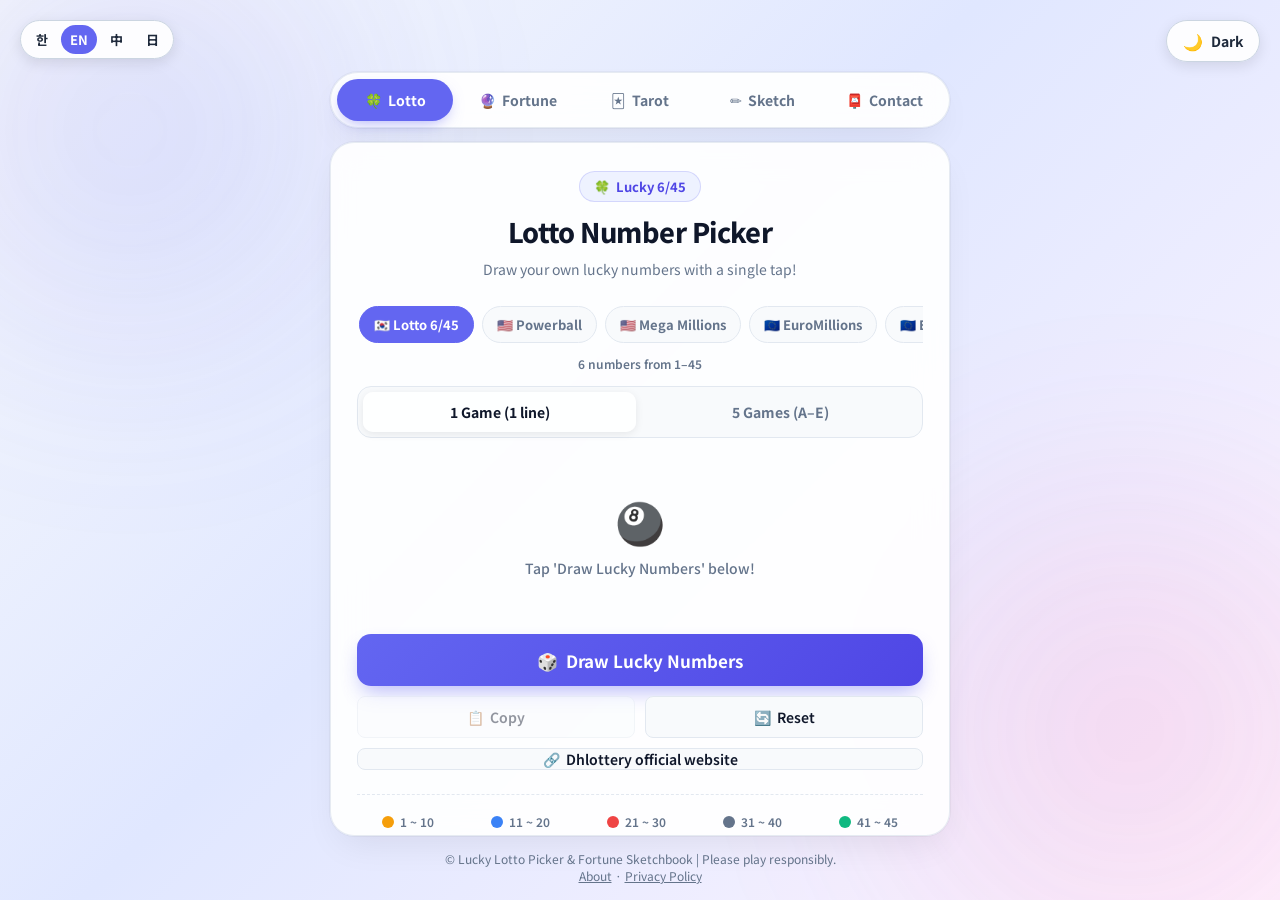
<file: index.html>
<!DOCTYPE html>
<html lang="ko">
<head>
  <meta charset="UTF-8">
  <meta name="viewport" content="width=device-width, initial-scale=1.0">
  <title>행운의 로또 번호 추첨기 & 포춘 스케치북</title>
  <meta name="description" content="버튼 하나로 뽑는 행운 번호! 한국 로또 6/45와 미국·유럽 복권 번호 추첨, 생년월일 운세와 타로 카드로 만드는 연계 번호까지.">

  <!-- 카카오톡·SNS 공유 미리보기 (Open Graph) -->
  <meta property="og:type" content="website">
  <meta property="og:site_name" content="행운의 로또 번호 추첨기">
  <meta property="og:url" content="https://codespaces-blank-d5v.pages.dev/">
  <meta property="og:title" content="🍀 행운의 로또 번호 추첨기">
  <meta property="og:description" content="로또 · 운세 · 타로로 뽑는 오늘의 행운 번호! 한국 로또와 미국·유럽 복권, 4개 언어 지원">
  <meta property="og:image" content="https://codespaces-blank-d5v.pages.dev/og-image.png">
  <meta property="og:image:width" content="1200">
  <meta property="og:image:height" content="630">
  <meta property="og:image:alt" content="행운의 로또 번호 추첨기 - 로또 · 운세 · 타로 · 스케치북">
  <meta property="og:locale" content="ko_KR">
  <meta name="twitter:card" content="summary_large_image">
  <meta name="twitter:title" content="🍀 행운의 로또 번호 추첨기">
  <meta name="twitter:description" content="로또 · 운세 · 타로로 뽑는 오늘의 행운 번호! 한국 로또와 미국·유럽 복권, 4개 언어 지원">
  <meta name="twitter:image" content="https://codespaces-blank-d5v.pages.dev/og-image.png">
  <!-- 설치형 웹앱(PWA): 홈 화면 아이콘과 앱 정보 -->
  <link rel="manifest" href="/manifest.webmanifest">
  <meta name="theme-color" content="#6366f1">
  <link rel="icon" href="/icons/icon.svg" type="image/svg+xml">
  <link rel="icon" href="/icons/icon-192.png" type="image/png" sizes="192x192">
  <link rel="apple-touch-icon" href="/icons/apple-touch-icon.png">
  <meta name="apple-mobile-web-app-title" content="행운 로또">
  <link rel="preconnect" 
  
  
  href="https://fonts.googleapis.com">
  <link rel="preconnect" href="https://fonts.gstatic.com" crossorigin>
  <link href="https://fonts.googleapis.com/css2?family=Noto+Sans+KR:wght@400;600;700;800;900&display=swap" rel="stylesheet">
  <style>
    /* 라이트 모드 (기본) */
    :root {
      --bg-gradient: linear-gradient(135deg, #f8fafc 0%, #e0e7ff 45%, #fdf4ff 100%);
      --card-bg: rgba(255, 255, 255, 0.92);
      --card-border: rgba(226, 232, 240, 0.85);
      --card-shadow: 0 16px 36px -10px rgba(0, 0, 0, 0.08), 0 0 0 1px rgba(0, 0, 0, 0.04);
      --text-main: #0f172a;
      --text-muted: #64748b;
      --sub-bg: #f8fafc;
      --sub-border: #e2e8f0;
      --badge-bg: #eef2ff;
      --badge-text: #4f46e5;
      --badge-border: rgba(99, 102, 241, 0.2);
      --primary: #6366f1;
      --primary-hover: #4f46e5;
      --primary-active: #4338ca;
      --accent: #f59e0b;
      --canvas-bg: #ffffff;
      --canvas-border: #cbd5e1;
      --theme-btn-bg: rgba(255, 255, 255, 0.9);
      --theme-btn-border: #cbd5e1;
      --theme-btn-text: #1e293b;
      --radius-lg: 24px;
      --radius-md: 14px;
      --radius-sm: 8px;
    }

    /* 다크 모드 */
    body.dark {
      --bg-gradient: linear-gradient(135deg, #090d16 0%, #111827 50%, #1e1333 100%);
      --card-bg: rgba(30, 41, 59, 0.88);
      --card-border: rgba(255, 255, 255, 0.08);
      --card-shadow: 0 20px 45px -12px rgba(0, 0, 0, 0.65), 0 0 0 1px rgba(255, 255, 255, 0.06);
      --text-main: #f1f5f9;
      --text-muted: #94a3b8;
      --sub-bg: #0f172a;
      --sub-border: #334155;
      --badge-bg: rgba(99, 102, 241, 0.18);
      --badge-text: #a5b4fc;
      --badge-border: rgba(165, 180, 252, 0.3);
      --canvas-bg: #1e293b;
      --canvas-border: #475569;
      --theme-btn-bg: rgba(30, 41, 59, 0.9);
      --theme-btn-border: #475569;
      --theme-btn-text: #f8fafc;
    }

    * {
      box-sizing: border-box;
      margin: 0;
      padding: 0;
      font-family: 'Noto Sans KR', -apple-system, BlinkMacSystemFont, system-ui, Roboto, sans-serif;
      -webkit-font-smoothing: antialiased;
    }

    body {
      min-height: 100vh;
      background: var(--bg-gradient);
      color: var(--text-main);
      display: flex;
      flex-direction: column;
      align-items: center;
      padding: 30px 16px 80px 16px;
      position: relative;
      overflow-x: hidden;
      transition: background 0.35s ease, color 0.35s ease;
    }

    /* 배경 장식 원형 조명 */
    .bg-glow {
      position: fixed;
      border-radius: 50%;
      filter: blur(120px);
      pointer-events: none;
      z-index: 0;
      opacity: 0.7;
    }
    .glow-1 {
      width: 420px;
      height: 420px;
      background: rgba(99, 102, 241, 0.22);
      top: -80px;
      left: -80px;
    }
    .glow-2 {
      width: 460px;
      height: 460px;
      background: rgba(236, 72, 153, 0.18);
      bottom: -60px;
      right: -80px;
    }

    /* 오른쪽 위 버튼 묶음 (앱 설치 + 다크모드) */
    .top-actions {
      position: fixed;
      top: 20px;
      right: 20px;
      z-index: 100;
      display: flex;
      align-items: center;
      gap: 8px;
    }

    /* 플로팅 다크모드 토글 버튼 */
    .theme-toggle {
      display: flex;
      align-items: center;
      gap: 8px;
      background: var(--theme-btn-bg);
      border: 1px solid var(--theme-btn-border);
      color: var(--theme-btn-text);
      padding: 8px 16px;
      border-radius: 9999px;
      font-size: 14px;
      font-weight: 700;
      cursor: pointer;
      backdrop-filter: blur(12px);
      box-shadow: 0 4px 14px rgba(0, 0, 0, 0.1);
      transition: all 0.25s ease;
      user-select: none;
    }

    .theme-toggle:hover {
      transform: translateY(-2px);
      box-shadow: 0 8px 20px rgba(0, 0, 0, 0.15);
    }

    .theme-toggle .icon {
      font-size: 16px;
      display: inline-block;
      transition: transform 0.3s cubic-bezier(0.34, 1.56, 0.64, 1);
    }

    .theme-toggle:hover .icon {
      transform: rotate(20deg) scale(1.15);
    }

    /* 앱 설치 버튼: 설치할 수 있을 때만 보임 */
    .install-btn[hidden] {
      display: none;
    }

    /* 전체 메인 컨테이너 */
    .main-wrapper {
      position: relative;
      z-index: 1;
      width: 100%;
      max-width: 620px;
      display: flex;
      flex-direction: column;
      gap: 28px;
    }

    /* 공통 카드 스타일 */
    .card {
      background: var(--card-bg);
      border-radius: var(--radius-lg);
      padding: 36px 30px;
      box-shadow: var(--card-shadow);
      backdrop-filter: blur(16px);
      border: 1px solid var(--card-border);
      transition: background 0.3s ease, border-color 0.3s ease, box-shadow 0.3s ease;
      animation: fadeIn 0.5s cubic-bezier(0.16, 1, 0.3, 1);
    }

    @keyframes fadeIn {
      from { opacity: 0; transform: translateY(20px); }
      to { opacity: 1; transform: translateY(0); }
    }

    /* 공통 헤더 */
    .card-header {
      text-align: center;
      margin-bottom: 24px;
    }

    .badge {
      display: inline-flex;
      align-items: center;
      gap: 6px;
      background: var(--badge-bg);
      color: var(--badge-text);
      font-size: 13px;
      font-weight: 700;
      padding: 5px 14px;
      border-radius: 9999px;
      margin-bottom: 10px;
      border: 1px solid var(--badge-border);
    }

    .title {
      font-size: 27px;
      font-weight: 800;
      color: var(--text-main);
      letter-spacing: -0.02em;
      margin-bottom: 8px;
    }

    .subtitle {
      font-size: 14px;
      color: var(--text-muted);
      line-height: 1.5;
    }

    /* 복권 종류 선택 */
    .lottery-select {
      display: flex;
      gap: 8px;
      overflow-x: auto;
      scrollbar-width: none;
      padding: 2px 2px 4px;
      margin-bottom: 8px;
    }
    .lottery-select::-webkit-scrollbar {
      display: none;
    }
    .lottery-chip {
      flex-shrink: 0;
      display: inline-flex;
      align-items: center;
      gap: 6px;
      padding: 8px 14px;
      font-size: 13px;
      font-weight: 700;
      color: var(--text-muted);
      background: var(--sub-bg);
      border: 1px solid var(--sub-border);
      border-radius: 9999px;
      cursor: pointer;
      white-space: nowrap;
      transition: all 0.2s ease;
    }
    .lottery-chip:hover {
      color: var(--text-main);
    }
    .lottery-chip.active {
      background: var(--primary);
      border-color: var(--primary);
      color: #ffffff;
    }
    .lottery-rule {
      text-align: center;
      font-size: 12px;
      font-weight: 600;
      color: var(--text-muted);
      margin-bottom: 14px;
    }

    /* 옵션 탭 (게임 수 선택) */
    .game-mode-wrap {
      display: flex;
      justify-content: center;
      align-items: center;
      gap: 8px;
      background: var(--sub-bg);
      padding: 5px;
      border: 1px solid var(--sub-border);
      border-radius: var(--radius-md);
      margin-bottom: 22px;
    }

    .game-tab {
      flex: 1;
      padding: 10px 16px;
      font-size: 14px;
      font-weight: 700;
      color: var(--text-muted);
      background: transparent;
      border: none;
      border-radius: 10px;
      cursor: pointer;
      transition: all 0.2s ease;
    }

    .game-tab.active {
      background: var(--card-bg);
      color: var(--text-main);
      box-shadow: 0 2px 8px rgba(0, 0, 0, 0.08);
    }

    /* 추첨 결과 영역 */
    .results-area {
      display: flex;
      flex-direction: column;
      gap: 12px;
      margin-bottom: 24px;
      min-height: 110px;
      justify-content: center;
    }

    /* 로또 게임 행 */
    .lotto-game-row {
      display: flex;
      align-items: center;
      justify-content: space-between;
      gap: 8px;
      background: var(--sub-bg);
      border: 1px solid var(--sub-border);
      border-radius: var(--radius-md);
      padding: 14px 18px;
      transition: transform 0.2s, box-shadow 0.2s;
    }

    .lotto-game-row:hover {
      transform: translateY(-2px);
      box-shadow: 0 4px 12px rgba(0, 0, 0, 0.06);
    }

    .game-tag {
      font-size: 14px;
      font-weight: 800;
      color: #4f46e5;
      background: var(--badge-bg);
      padding: 4px 8px;
      border-radius: 6px;
      min-width: 28px;
      text-align: center;
    }

    .balls-list {
      display: flex;
      gap: 10px;
      flex-wrap: wrap;
      justify-content: center;
      align-items: center;
    }

    /* 로또 공 스타일 (실제 한국 로또 색상) */
    .ball {
      width: 44px;
      height: 44px;
      border-radius: 50%;
      display: flex;
      align-items: center;
      justify-content: center;
      font-size: 17px;
      font-weight: 800;
      color: #ffffff;
      text-shadow: 0 1px 2px rgba(0, 0, 0, 0.45);
      box-shadow: inset -3px -3px 6px rgba(0, 0, 0, 0.3),
                  inset 3px 3px 6px rgba(255, 255, 255, 0.65),
                  0 4px 10px rgba(0, 0, 0, 0.2);
      user-select: none;
      transform: scale(0);
      animation: popBall 0.45s cubic-bezier(0.175, 0.885, 0.32, 1.275) forwards;
    }

    .ball.range-yellow {
      background: radial-gradient(circle at 35% 35%, #ffd54f, #f59e0b 70%, #d97706);
    }
    .ball.range-blue {
      background: radial-gradient(circle at 35% 35%, #60a5fa, #3b82f6 70%, #1d4ed8);
    }
    .ball.range-red {
      background: radial-gradient(circle at 35% 35%, #f87171, #ef4444 70%, #b91c1c);
    }
    .ball.range-gray {
      background: radial-gradient(circle at 35% 35%, #cbd5e1, #64748b 70%, #334155);
    }
    .ball.range-green {
      background: radial-gradient(circle at 35% 35%, #4ade80, #10b981 70%, #047857);
    }

    /* 해외 복권 공 색상 */
    .ball.ball-white {
      background: radial-gradient(circle at 35% 35%, #ffffff, #e2e8f0 70%, #94a3b8);
      color: #0f172a;
      text-shadow: none;
    }
    .ball.ball-red {
      background: radial-gradient(circle at 35% 35%, #fca5a5, #dc2626 70%, #991b1b);
    }
    .ball.ball-gold {
      background: radial-gradient(circle at 35% 35%, #fde68a, #eab308 70%, #a16207);
    }
    .ball.ball-star {
      background: radial-gradient(circle at 35% 35%, #fef08a, #facc15 60%, #ca8a04);
      color: #422006;
      text-shadow: none;
      border-radius: 30%;
    }
    .ball.ball-orange {
      background: radial-gradient(circle at 35% 35%, #fdba74, #f97316 70%, #c2410c);
    }
    .ball.bonus-first {
      margin-left: 8px;
    }

    @keyframes popBall {
      0% { transform: scale(0) rotate(-45deg); opacity: 0; }
      80% { transform: scale(1.15) rotate(5deg); }
      100% { transform: scale(1) rotate(0); opacity: 1; }
    }

    /* 초기 대기 상태 플레이스홀더 */
    .placeholder-box {
      text-align: center;
      padding: 32px 16px;
      color: var(--text-muted);
    }

    .placeholder-box .icon {
      font-size: 40px;
      margin-bottom: 8px;
      display: inline-block;
      animation: float 2.4s ease-in-out infinite;
    }

    @keyframes float {
      0%, 100% { transform: translateY(0); }
      50% { transform: translateY(-8px); }
    }

    .placeholder-box p {
      font-size: 14px;
      font-weight: 500;
    }

    /* 버튼 그룹 */
    .actions {
      display: flex;
      flex-direction: column;
      gap: 10px;
    }

    .btn-main {
      width: 100%;
      height: 52px;
      border: none;
      border-radius: var(--radius-md);
      background: linear-gradient(135deg, #6366f1 0%, #4f46e5 100%);
      color: #ffffff;
      font-size: 17px;
      font-weight: 700;
      cursor: pointer;
      display: flex;
      align-items: center;
      justify-content: center;
      gap: 8px;
      box-shadow: 0 10px 20px -5px rgba(99, 102, 241, 0.45);
      transition: all 0.22s cubic-bezier(0.16, 1, 0.3, 1);
    }

    .btn-main:hover {
      transform: translateY(-2px);
      box-shadow: 0 14px 24px -5px rgba(99, 102, 241, 0.55);
      background: linear-gradient(135deg, #4f46e5 0%, #4338ca 100%);
    }

    .btn-main:active {
      transform: translateY(1px);
      box-shadow: 0 4px 10px -3px rgba(99, 102, 241, 0.4);
    }

    .secondary-actions {
      display: flex;
      gap: 10px;
    }

    .lottery-link {
      flex: none;
      width: 100%;
      text-decoration: none;
      color: var(--primary);
      border-style: dashed;
    }

    body.dark .lottery-link {
      color: #a5b4fc;
    }

    .btn-sub {
      flex: 1;
      height: 42px;
      border: 1px solid var(--sub-border);
      border-radius: var(--radius-sm);
      background: var(--sub-bg);
      color: var(--text-main);
      font-size: 14px;
      font-weight: 600;
      cursor: pointer;
      display: inline-flex;
      align-items: center;
      justify-content: center;
      gap: 6px;
      transition: all 0.2s;
    }

    .btn-sub:hover {
      background: var(--card-bg);
      border-color: var(--primary);
    }

    .btn-sub:disabled {
      opacity: 0.45;
      cursor: not-allowed;
      pointer-events: none;
    }

    /* 색상 가이드 */
    .color-legend {
      margin-top: 24px;
      padding-top: 18px;
      border-top: 1px dashed var(--sub-border);
      display: flex;
      justify-content: space-around;
      flex-wrap: wrap;
      gap: 8px;
    }

    .legend-item {
      display: flex;
      align-items: center;
      gap: 6px;
      font-size: 12px;
      font-weight: 600;
      color: var(--text-muted);
    }

    .legend-dot {
      width: 12px;
      height: 12px;
      border-radius: 50%;
    }

    .dot-yellow { background: #f59e0b; }
    .dot-blue { background: #3b82f6; }
    .dot-red { background: #ef4444; }
    .dot-gray { background: #64748b; }
    .dot-green { background: #10b981; }

    /* =========================================
       2. 운세보기 섹션 스타일
       ========================================= */
    .fortune-box {
      background: var(--sub-bg);
      border: 1px solid var(--sub-border);
      border-radius: var(--radius-md);
      padding: 24px 20px;
      margin-bottom: 20px;
      min-height: 160px;
      display: flex;
      flex-direction: column;
      align-items: center;
      justify-content: center;
      text-align: center;
      transition: all 0.3s ease;
      position: relative;
      overflow: hidden;
    }

    .fortune-crystal {
      font-size: 48px;
      margin-bottom: 12px;
      display: inline-block;
      transition: transform 0.4s ease;
      animation: pulseCrystal 3s ease-in-out infinite;
    }

    @keyframes pulseCrystal {
      0%, 100% { transform: scale(1); filter: drop-shadow(0 0 4px rgba(99, 102, 241, 0.3)); }
      50% { transform: scale(1.1); filter: drop-shadow(0 0 16px rgba(168, 85, 247, 0.7)); }
    }

    .fortune-content {
      display: flex;
      flex-direction: column;
      align-items: center;
      gap: 12px;
      width: 100%;
    }

    .fortune-stars {
      color: #f59e0b;
      font-size: 18px;
      letter-spacing: 2px;
    }

    .fortune-title {
      font-size: 18px;
      font-weight: 800;
      color: var(--text-main);
      line-height: 1.4;
    }

    .fortune-desc {
      font-size: 14px;
      color: var(--text-muted);
      line-height: 1.6;
      max-width: 480px;
    }

    .fortune-chips {
      display: flex;
      flex-wrap: wrap;
      gap: 8px;
      justify-content: center;
      margin-top: 6px;
    }

    .fortune-chip {
      background: var(--card-bg);
      border: 1px solid var(--sub-border);
      color: var(--text-main);
      padding: 4px 12px;
      border-radius: 9999px;
      font-size: 12px;
      font-weight: 700;
      display: inline-flex;
      align-items: center;
      gap: 4px;
    }

    .fortune-chip span.val {
      color: #6366f1;
    }

    body.dark .fortune-chip span.val {
      color: #a5b4fc;
    }

    .btn-fortune {
      background: linear-gradient(135deg, #a855f7 0%, #7c3aed 100%);
      box-shadow: 0 10px 20px -5px rgba(168, 85, 247, 0.4);
    }

    .btn-fortune:hover {
      background: linear-gradient(135deg, #9333ea 0%, #6d28d9 100%);
      box-shadow: 0 14px 24px -5px rgba(168, 85, 247, 0.55);
    }

    /* 생년월일 입력 컨트롤 */
    .birth-select-wrap {
      background: var(--sub-bg);
      border: 1px solid var(--sub-border);
      border-radius: var(--radius-md);
      padding: 16px 18px;
      margin-bottom: 18px;
      display: flex;
      flex-direction: column;
      gap: 10px;
      position: relative;
    }

    .birth-label {
      font-size: 14px;
      font-weight: 700;
      color: var(--text-main);
      display: flex;
      align-items: center;
      gap: 6px;
    }

    .birth-input-row {
      display: flex;
      gap: 10px;
      align-items: center;
      flex-wrap: wrap;
      position: relative;
    }

    /* 커스텀 달력 열기 트리거 버튼 */
    .calendar-trigger-btn {
      flex: 1;
      min-width: 190px;
      height: 50px;
      background: var(--card-bg);
      border: 1px solid var(--sub-border);
      border-radius: var(--radius-sm);
      color: var(--text-main);
      padding: 0 16px;
      font-size: 15px;
      font-weight: 700;
      display: flex;
      align-items: center;
      justify-content: space-between;
      cursor: pointer;
      transition: all 0.2s ease;
      user-select: none;
    }

    .calendar-trigger-btn:hover, .calendar-trigger-btn:focus-visible {
      border-color: #a855f7;
      box-shadow: 0 0 0 3px rgba(168, 85, 247, 0.2);
    }

    .cal-dropdown-arrow {
      font-size: 11px;
      color: var(--text-muted);
      transition: transform 0.2s;
    }

    .calendar-trigger-btn.active .cal-dropdown-arrow {
      transform: rotate(180deg);
    }

    /* 달력 팝오버 모달 */
    .calendar-popover {
      position: absolute;
      top: calc(100% + 8px);
      left: 0;
      z-index: 60;
      width: 320px;
      background: var(--card-bg);
      border: 1px solid var(--sub-border);
      border-radius: var(--radius-md);
      box-shadow: 0 18px 36px -8px rgba(0, 0, 0, 0.28), 0 0 0 1px var(--card-border);
      padding: 16px;
      backdrop-filter: blur(20px);
      display: none;
      animation: fadeIn 0.18s ease-out;
    }

    .calendar-popover.open {
      display: block;
    }

    .calendar-header {
      display: flex;
      align-items: center;
      justify-content: space-between;
      gap: 6px;
      margin-bottom: 12px;
    }

    .calendar-select-group {
      display: flex;
      gap: 6px;
      align-items: center;
    }

    .calendar-select {
      background: var(--sub-bg);
      border: 1px solid var(--sub-border);
      color: var(--text-main);
      font-size: 13px;
      font-weight: 700;
      padding: 6px 8px;
      border-radius: 6px;
      cursor: pointer;
      outline: none;
      transition: border-color 0.15s;
    }

    .calendar-select:focus {
      border-color: #a855f7;
    }

    .calendar-nav-btn {
      width: 30px;
      height: 30px;
      display: flex;
      align-items: center;
      justify-content: center;
      background: var(--sub-bg);
      border: 1px solid var(--sub-border);
      color: var(--text-main);
      border-radius: 6px;
      cursor: pointer;
      font-size: 13px;
      font-weight: 800;
      transition: all 0.15s;
    }

    .calendar-nav-btn:hover {
      background: #a855f7;
      color: #ffffff;
      border-color: #a855f7;
    }

    .calendar-grid {
      display: grid;
      grid-template-columns: repeat(7, 1fr);
      gap: 3px;
      text-align: center;
    }

    .calendar-day-head {
      font-size: 12px;
      font-weight: 800;
      color: var(--text-muted);
      padding: 6px 0;
    }

    .calendar-day-head.sun { color: #ef4444; }
    .calendar-day-head.sat { color: #3b82f6; }

    .calendar-day-cell {
      height: 34px;
      display: flex;
      align-items: center;
      justify-content: center;
      font-size: 13px;
      font-weight: 600;
      border-radius: 6px;
      cursor: pointer;
      background: transparent;
      border: none;
      color: var(--text-main);
      transition: all 0.15s;
    }

    .calendar-day-cell:hover:not(.empty) {
      background: rgba(168, 85, 247, 0.2);
      color: #a855f7;
    }

    .calendar-day-cell.selected {
      background: linear-gradient(135deg, #a855f7 0%, #7c3aed 100%) !important;
      color: #ffffff !important;
      font-weight: 800;
      box-shadow: 0 4px 10px rgba(168, 85, 247, 0.45);
    }

    .calendar-day-cell.today {
      border: 1px solid #a855f7;
      font-weight: 800;
    }

    .calendar-day-cell.empty {
      cursor: default;
      pointer-events: none;
    }

    .calendar-footer {
      display: flex;
      justify-content: space-between;
      align-items: center;
      margin-top: 12px;
      padding-top: 10px;
      border-top: 1px dashed var(--sub-border);
    }

    .calendar-footer-btn {
      font-size: 12px;
      font-weight: 700;
      padding: 6px 12px;
      border-radius: 6px;
      border: 1px solid var(--sub-border);
      background: var(--sub-bg);
      color: var(--text-main);
      cursor: pointer;
      transition: all 0.15s;
    }

    .calendar-footer-btn:hover {
      background: var(--card-bg);
      border-color: #a855f7;
    }

    @media (max-width: 540px) {
      .calendar-popover {
        width: 100%;
        left: 0;
      }
    }

    .zodiac-tag {
      display: inline-flex;
      align-items: center;
      gap: 6px;
      background: var(--badge-bg);
      color: var(--badge-text);
      font-size: 12px;
      font-weight: 700;
      padding: 4px 12px;
      border-radius: 9999px;
      border: 1px solid var(--badge-border);
      margin-bottom: 4px;
    }

    .fortune-lotto-wrap {
      margin-top: 18px;
      padding-top: 16px;
      border-top: 1px dashed var(--sub-border);
      width: 100%;
      display: flex;
      flex-direction: column;
      align-items: center;
      gap: 12px;
    }

    .fortune-lotto-title {
      font-size: 14px;
      font-weight: 800;
      color: var(--text-main);
      display: flex;
      align-items: center;
      gap: 6px;
    }

    .fortune-actions {
      display: flex;
      gap: 8px;
      flex-wrap: wrap;
      justify-content: center;
      width: 100%;
      margin-top: 4px;
    }

    /* =========================================
       타로 카드 섹션 스타일
       ========================================= */
    .tarot-spread {
      display: grid;
      grid-template-columns: repeat(3, 1fr);
      gap: 14px;
      margin-bottom: 14px;
    }

    .tarot-slot {
      display: flex;
      flex-direction: column;
      align-items: center;
      gap: 8px;
    }

    .tarot-slot-label {
      font-size: 13px;
      font-weight: 800;
      color: var(--text-muted);
    }

    .tarot-card {
      width: 100%;
      max-width: 120px;
      aspect-ratio: 2 / 3;
      perspective: 800px;
      background: none;
      border: none;
      padding: 0;
      cursor: pointer;
    }

    .tarot-card:disabled {
      cursor: default;
    }

    .tarot-card:focus-visible {
      outline: 2px solid var(--primary);
      outline-offset: 4px;
      border-radius: var(--radius-md);
    }

    .tarot-inner {
      position: relative;
      width: 100%;
      height: 100%;
      transition: transform 0.6s cubic-bezier(0.34, 1.3, 0.64, 1);
      transform-style: preserve-3d;
    }

    .tarot-card.flipped .tarot-inner {
      transform: rotateY(180deg);
    }

    .tarot-card:not(.flipped):hover .tarot-inner {
      transform: translateY(-4px);
    }

    .tarot-face {
      position: absolute;
      inset: 0;
      border-radius: var(--radius-md);
      backface-visibility: hidden;
      -webkit-backface-visibility: hidden;
      display: flex;
      flex-direction: column;
      align-items: center;
      justify-content: center;
      gap: 6px;
      padding: 8px 6px;
      box-shadow: 0 8px 18px -8px rgba(76, 29, 149, 0.55);
    }

    .tarot-back {
      background:
        radial-gradient(circle at 50% 50%, rgba(250, 204, 21, 0.35) 0 14%, transparent 15%),
        repeating-linear-gradient(45deg, rgba(255, 255, 255, 0.08) 0 6px, transparent 6px 12px),
        linear-gradient(160deg, #4c1d95 0%, #312e81 100%);
      border: 2px solid #c4b5fd;
      color: #fde68a;
      font-size: 28px;
    }

    .tarot-front {
      transform: rotateY(180deg);
      background: var(--card-bg);
      border: 2px solid #a855f7;
      color: var(--text-main);
      text-align: center;
    }

    .tarot-front .tarot-no {
      font-size: 11px;
      font-weight: 800;
      color: #a855f7;
    }

    .tarot-front .tarot-emoji {
      font-size: 30px;
      line-height: 1;
    }

    .tarot-front.reversed .tarot-emoji {
      transform: rotate(180deg);
    }

    .tarot-front .tarot-name {
      font-size: 13px;
      font-weight: 800;
      line-height: 1.25;
      word-break: keep-all;
    }

    .tarot-front .tarot-dir {
      font-size: 11px;
      font-weight: 700;
      color: var(--text-muted);
    }

    .tarot-hint {
      text-align: center;
      font-size: 13px;
      color: var(--text-muted);
      margin-bottom: 14px;
    }

    .tarot-readings {
      display: flex;
      flex-direction: column;
      gap: 8px;
      width: 100%;
      text-align: left;
    }

    .tarot-reading {
      background: var(--card-bg);
      border: 1px solid var(--sub-border);
      border-radius: var(--radius-sm);
      padding: 10px 12px;
      font-size: 13px;
      line-height: 1.55;
      color: var(--text-muted);
    }

    .tarot-reading strong {
      color: var(--text-main);
    }

    .tarot-actions {
      display: flex;
      justify-content: center;
    }

    @media (max-width: 540px) {
      .tarot-spread {
        gap: 8px;
      }
      .tarot-front .tarot-emoji {
        font-size: 24px;
      }
      .tarot-front .tarot-name {
        font-size: 12px;
      }
    }

    /* =========================================
       3. 화이트보드 (스케치북) 섹션 스타일
       ========================================= */
    .whiteboard-toolbar {
      display: flex;
      flex-wrap: wrap;
      align-items: center;
      justify-content: space-between;
      gap: 10px;
      background: var(--sub-bg);
      border: 1px solid var(--sub-border);
      padding: 10px 14px;
      border-radius: var(--radius-sm);
      margin-bottom: 12px;
    }

    .tool-group {
      display: flex;
      align-items: center;
      gap: 6px;
    }

    .color-btn {
      width: 24px;
      height: 24px;
      border-radius: 50%;
      border: 2px solid transparent;
      cursor: pointer;
      transition: transform 0.15s, border-color 0.15s;
    }

    .color-btn:hover {
      transform: scale(1.2);
    }

    .color-btn.active {
      border-color: #6366f1;
      transform: scale(1.2);
      box-shadow: 0 0 8px rgba(99, 102, 241, 0.6);
    }

    .size-btn {
      padding: 4px 10px;
      font-size: 12px;
      font-weight: 700;
      border-radius: 6px;
      border: 1px solid var(--sub-border);
      background: var(--card-bg);
      color: var(--text-main);
      cursor: pointer;
      transition: all 0.15s;
    }

    .size-btn.active {
      background: #6366f1;
      color: #ffffff;
      border-color: #6366f1;
    }

    .canvas-container {
      width: 100%;
      background: var(--canvas-bg);
      border: 2px dashed var(--canvas-border);
      border-radius: var(--radius-md);
      position: relative;
      overflow: hidden;
      box-shadow: inset 0 2px 6px rgba(0, 0, 0, 0.05);
      touch-action: none; /* 모바일 드로잉 시 화면 스크롤 방지 */
    }

    #drawing-canvas {
      display: block;
      width: 100%;
      height: 260px;
      cursor: crosshair;
    }

    .whiteboard-actions {
      display: flex;
      gap: 8px;
      margin-top: 12px;
    }

    /* 토스트 알림 메시지 */
    .toast {
      position: fixed;
      bottom: 24px;
      left: 50%;
      transform: translateX(-50%) translateY(100px);
      background: rgba(15, 23, 42, 0.92);
      color: #ffffff;
      padding: 12px 24px;
      border-radius: 9999px;
      width: max-content;
      max-width: calc(100vw - 32px);
      text-align: center;
      font-size: 14px;
      font-weight: 600;
      backdrop-filter: blur(10px);
      box-shadow: 0 10px 25px rgba(0, 0, 0, 0.35);
      opacity: 0;
      transition: all 0.3s cubic-bezier(0.16, 1, 0.3, 1);
      z-index: 999;
      display: flex;
      align-items: center;
      gap: 8px;
      pointer-events: none; /* 알림이 떠 있어도 아래 버튼이 눌리도록 */
    }

    .toast.show {
      transform: translateX(-50%) translateY(0);
      opacity: 1;
    }

    /* 콘페티 캔버스 */
    #confetti-canvas {
      position: fixed;
      top: 0;
      left: 0;
      width: 100%;
      height: 100%;
      pointer-events: none;
      z-index: 99;
    }

    /* 하단 푸터 */
    .footer {
      text-align: center;
      font-size: 13px;
      color: var(--text-muted);
      margin-top: 12px;
    }

    /* 모바일 반응형 대응 */
    @media (max-width: 540px) {
      body {
        padding: 20px 12px 60px 12px;
      }
      .card {
        padding: 26px 18px;
      }
      .title {
        font-size: 22px;
      }
      /* 폭이 좁아도 공이 한 줄에 들어가도록 최대 36px에서 줄어들게 함 */
      .ball {
        flex: 0 1 36px;
        min-width: 0;
        height: auto;
        aspect-ratio: 1 / 1;
        font-size: 15px;
      }
      .balls-list {
        gap: 5px;
        flex-wrap: nowrap;
        min-width: 0;
      }
      .lotto-game-row {
        padding: 12px 10px;
      }
      .lotto-game-row .balls-list {
        flex: 1;
      }
      .game-tag {
        flex-shrink: 0;
      }
      .lottery-chip {
        padding: 7px 12px;
        font-size: 12px;
      }
      .balls-list.compact {
        gap: 3px;
      }
      .balls-list.compact .ball {
        flex-basis: 32px;
        font-size: 13px;
      }
      .balls-list.compact .ball.bonus-first {
        margin-left: 6px;
      }
      .top-actions {
        top: 14px;
        right: 14px;
        gap: 6px;
      }
      .theme-toggle {
        padding: 6px 12px;
        font-size: 12px;
      }
      .install-btn {
        padding: 6px 9px;
      }
      .install-btn .install-text {
        display: none;
      }
      .whiteboard-toolbar {
        justify-content: center;
      }
      #drawing-canvas {
        height: 220px;
      }
    }

    /* 언어 선택 버튼 */
    .lang-switch {
      position: fixed;
      top: 20px;
      left: 20px;
      z-index: 100;
      display: flex;
      gap: 2px;
      padding: 4px;
      background: var(--theme-btn-bg);
      border: 1px solid var(--theme-btn-border);
      border-radius: 9999px;
      backdrop-filter: blur(12px);
      box-shadow: 0 4px 14px rgba(0, 0, 0, 0.1);
    }
    .lang-btn {
      min-width: 34px;
      padding: 5px 9px;
      border: none;
      border-radius: 9999px;
      background: transparent;
      color: var(--theme-btn-text);
      font-size: 13px;
      font-weight: 700;
      cursor: pointer;
      transition: background 0.2s ease, color 0.2s ease;
    }
    .lang-btn.active {
      background: var(--primary);
      color: #ffffff;
    }
    .lang-btn:focus-visible {
      outline: 2px solid var(--primary);
      outline-offset: 2px;
    }
    @media (max-width: 540px) {
      .lang-switch {
        top: 14px;
        left: 12px;
        padding: 3px;
      }
      .lang-btn {
        min-width: 30px;
        padding: 4px 7px;
        font-size: 12px;
      }
    }

    /* 제휴 문의 폼 */
    .contact-form {
      display: flex;
      flex-direction: column;
      gap: 16px;
    }
    .contact-field {
      display: flex;
      flex-direction: column;
      gap: 6px;
    }
    .contact-field label {
      font-size: 14px;
      font-weight: 700;
      color: var(--text-main);
    }
    .contact-field input,
    .contact-field textarea {
      width: 100%;
      background: var(--card-bg);
      border: 1px solid var(--sub-border);
      border-radius: var(--radius-sm);
      color: var(--text-main);
      padding: 12px 14px;
      font: inherit;
      font-size: 15px;
      transition: border-color 0.2s ease, box-shadow 0.2s ease;
    }
    .contact-field textarea {
      min-height: 140px;
      resize: vertical;
    }
    .contact-field input::placeholder,
    .contact-field textarea::placeholder {
      color: var(--text-muted);
    }
    .contact-field input:focus,
    .contact-field textarea:focus {
      outline: none;
      border-color: var(--primary);
      box-shadow: 0 0 0 3px rgba(99, 102, 241, 0.2);
    }
    .contact-honeypot {
      position: absolute;
      left: -9999px;
    }
    .contact-form .btn-main:disabled {
      opacity: 0.6;
      cursor: wait;
      transform: none;
    }
    .contact-status {
      font-size: 14px;
      font-weight: 600;
      text-align: center;
    }
    .contact-status:empty {
      display: none;
    }
    .contact-status.success {
      color: #059669;
    }
    .contact-status.error {
      color: #dc2626;
    }
    body.dark .contact-status.success {
      color: #34d399;
    }
    body.dark .contact-status.error {
      color: #f87171;
    }
    .contact-note {
      font-size: 12px;
      color: var(--text-muted);
      text-align: center;
    }
    .page-links {
      font-size: 12px;
      color: var(--text-muted);
      text-align: center;
    }
    .page-links a {
      color: inherit;
    }

    /* ===== 한 화면 탭 레이아웃 ===== */
    html, body {
      height: 100%;
    }
    body {
      height: 100vh;
      height: 100dvh;
      min-height: 0;
      overflow: hidden;
      padding: 72px 16px 16px 16px;
    }
    .main-wrapper {
      flex: 1;
      min-height: 0;
      gap: 14px;
    }
    .main-wrapper > .card {
      display: none;
      flex: 1;
      min-height: 0;
      overflow-y: auto;
      overscroll-behavior: contain;
      padding: 28px 26px;
    }
    .main-wrapper > .card.active {
      display: block;
    }
    .tab-nav {
      display: flex;
      gap: 6px;
      padding: 6px;
      background: var(--card-bg);
      border: 1px solid var(--card-border);
      border-radius: 9999px;
      box-shadow: var(--card-shadow);
      backdrop-filter: blur(16px);
      flex-shrink: 0;
    }
    .tab-btn {
      flex: 1;
      display: flex;
      align-items: center;
      justify-content: center;
      gap: 6px;
      padding: 11px 8px;
      border: none;
      border-radius: 9999px;
      background: transparent;
      color: var(--text-muted);
      font-size: 14px;
      font-weight: 700;
      cursor: pointer;
      transition: background 0.2s ease, color 0.2s ease;
      white-space: nowrap;
    }
    .tab-btn:hover {
      color: var(--text-main);
    }
    .tab-btn.active {
      background: var(--primary);
      color: #ffffff;
      box-shadow: 0 6px 16px -6px rgba(99, 102, 241, 0.6);
    }
    .tab-btn:focus-visible {
      outline: 2px solid var(--primary);
      outline-offset: 2px;
    }
    .footer {
      margin-top: 0;
      font-size: 12px;
      flex-shrink: 0;
    }
    @media (max-width: 540px) {
      body {
        padding: 60px 12px 12px 12px;
      }
      .main-wrapper > .card {
        padding: 22px 16px;
      }
      /* 탭 5개가 한 줄에 들어가도록 아이콘을 글자 위에 둔다 */
      .tab-nav {
        gap: 4px;
        padding: 5px;
        border-radius: 20px;
      }
      .tab-btn {
        flex-direction: column;
        min-width: 0;
        font-size: 12px;
        padding: 7px 2px;
        gap: 2px;
        border-radius: 15px;
      }
      .footer {
        display: none;
      }
    }
  </style>
</head>
<body>

  <!-- 배경 발광 효과 -->
  <div class="bg-glow glow-1"></div>
  <div class="bg-glow glow-2"></div>

  <!-- 콘페티 캔버스 -->
  <canvas id="confetti-canvas"></canvas>

  <!-- 오른쪽 위: 앱 설치 버튼(설치할 수 있을 때만 보임) + 다크 모드 토글 버튼 -->
  <div class="top-actions">
    <button class="theme-toggle install-btn" id="install-btn" hidden aria-label="앱 설치" data-i18n-aria="install.aria" data-i18n-title="install.aria">
      <span class="icon">📲</span>
      <span class="install-text" data-i18n="install.btn">앱 설치</span>
    </button>
    <button class="theme-toggle" id="theme-toggle" aria-label="테마 전환" data-i18n-aria="theme.aria">
      <span class="icon" id="theme-icon">🌙</span>
      <span id="theme-text">다크모드</span>
    </button>
  </div>

  <!-- 언어 선택 -->
  <div class="lang-switch" role="group" aria-label="언어 선택" data-i18n-aria="lang.aria">
    <button class="lang-btn" data-lang="ko" lang="ko" aria-label="한국어">한</button>
    <button class="lang-btn" data-lang="en" lang="en" aria-label="English">EN</button>
    <button class="lang-btn" data-lang="zh" lang="zh" aria-label="中文">中</button>
    <button class="lang-btn" data-lang="ja" lang="ja" aria-label="日本語">日</button>
  </div>

  <div class="main-wrapper">

    <!-- 탭 네비게이션 -->
    <nav class="tab-nav" role="tablist" aria-label="메뉴" data-i18n-aria="nav.aria">
      <button class="tab-btn active" role="tab" aria-selected="true" aria-controls="lotto-card" data-target="lotto-card">
        <span>🍀</span> <span data-i18n="tab.lotto">로또</span>
      </button>
      <button class="tab-btn" role="tab" aria-selected="false" aria-controls="fortune-card" data-target="fortune-card">
        <span>🔮</span> <span data-i18n="tab.fortune">운세</span>
      </button>
      <button class="tab-btn" role="tab" aria-selected="false" aria-controls="tarot-card" data-target="tarot-card">
        <span>🃏</span> <span data-i18n="tab.tarot">타로</span>
      </button>
      <button class="tab-btn" role="tab" aria-selected="false" aria-controls="whiteboard-card" data-target="whiteboard-card">
        <span>✏️</span> <span data-i18n="tab.sketch">스케치북</span>
      </button>
      <button class="tab-btn" role="tab" aria-selected="false" aria-controls="contact-card" data-target="contact-card">
        <span>📮</span> <span data-i18n="tab.contact">제휴</span>
      </button>
    </nav>

    <!-- 1. 로또 번호 추첨 섹션 -->
    <section class="card active" id="lotto-card" role="tabpanel">
      <header class="card-header">
        <div class="badge">
          <span id="lottery-badge-icon">🍀</span> <span id="lottery-badge-text">행운의 6/45</span>
        </div>
        <h1 class="title" data-i18n="lotto.title">로또 번호 추천기</h1>
        <p class="subtitle" data-i18n="lotto.subtitle">버튼 하나로 당신만의 행운 번호를 뽑아보세요!</p>
      </header>

      <!-- 복권 종류 선택 -->
      <div class="lottery-select" role="radiogroup" aria-label="복권 종류" data-i18n-aria="lotto.lotteryAria">
        <button class="lottery-chip active" data-lottery="kr" data-i18n="lot.kr.chip" role="radio" aria-checked="true">🇰🇷 로또 6/45</button>
        <button class="lottery-chip" data-lottery="powerball" data-i18n="lot.powerball.chip" role="radio" aria-checked="false">🇺🇸 파워볼</button>
        <button class="lottery-chip" data-lottery="megamillions" data-i18n="lot.megamillions.chip" role="radio" aria-checked="false">🇺🇸 메가밀리언</button>
        <button class="lottery-chip" data-lottery="euromillions" data-i18n="lot.euromillions.chip" role="radio" aria-checked="false">🇪🇺 유로밀리언</button>
        <button class="lottery-chip" data-lottery="eurojackpot" data-i18n="lot.eurojackpot.chip" role="radio" aria-checked="false">🇪🇺 유로잭팟</button>
      </div>
      <p class="lottery-rule" id="lottery-rule">1~45 중 번호 6개</p>

      <!-- 게임 수 선택 (1게임 / 5게임) -->
      <div class="game-mode-wrap">
        <button class="game-tab active" data-count="1" id="tab-1" data-i18n="lotto.game1">1게임 (1줄)</button>
        <button class="game-tab" data-count="5" id="tab-5" data-i18n="lotto.game5">5게임 (1세트 / A~E)</button>
      </div>

      <!-- 결과 영역 -->
      <div class="results-area" id="results-area">
        <div class="placeholder-box" id="placeholder">
          <div class="icon">🎱</div>
          <p data-i18n="lotto.placeholder">아래 '번호 추첨하기' 버튼을 눌러주세요!</p>
        </div>
      </div>

      <!-- 버튼 영역 -->
      <div class="actions">
        <button class="btn-main" id="btn-generate">
          <span>🎲</span> <span data-i18n="lotto.generate">행운의 번호 추첨하기</span>
        </button>

        <div class="secondary-actions">
          <button class="btn-sub" id="btn-copy" disabled>
            <span>📋</span> <span data-i18n="lotto.copy">번호 복사</span>
          </button>
          <button class="btn-sub" id="btn-reset">
            <span>🔄</span> <span data-i18n="lotto.reset">초기화</span>
          </button>
        </div>

        <a class="btn-sub lottery-link" id="lottery-link" href="https://www.dhlottery.co.kr/" target="_blank" rel="noopener noreferrer">
          <span>🔗</span> <span id="lottery-link-text">동행복권 공식 홈페이지</span>
        </a>
      </div>

      <!-- 색상 가이드 (한국 로또 전용) -->
      <div class="color-legend" id="color-legend">
        <div class="legend-item"><span class="legend-dot dot-yellow"></span>1 ~ 10</div>
        <div class="legend-item"><span class="legend-dot dot-blue"></span>11 ~ 20</div>
        <div class="legend-item"><span class="legend-dot dot-red"></span>21 ~ 30</div>
        <div class="legend-item"><span class="legend-dot dot-gray"></span>31 ~ 40</div>
        <div class="legend-item"><span class="legend-dot dot-green"></span>41 ~ 45</div>
      </div>
    </section>

    <!-- 2. 로또 연계형 운세보기 섹션 -->
    <section class="card" id="fortune-card" role="tabpanel">
      <header class="card-header">
        <div class="badge">
          <span>🔮</span> <span data-i18n="fortune.badge">행운 점성술 & 사주</span>
        </div>
        <h2 class="title" data-i18n="fortune.title">나의 맞춤 운세 & 로또 번호</h2>
        <p class="subtitle" data-i18n="fortune.subtitle">생년월일을 입력하면 오늘의 운세와 기운이 담긴 번호가 연계 생성됩니다</p>
      </header>

      <!-- 생년월일 입력 컨트롤 (커스텀 달력 피커) -->
      <div class="birth-select-wrap" id="birth-select-container">
        <label class="birth-label">
          <span>🎂</span> <span data-i18n="fortune.birthLabel">나의 생년월일 선택 (달력)</span>
        </label>
        <div class="birth-input-row">
          <!-- 날짜 표시 및 달력 열기 버튼 -->
          <div class="calendar-trigger-btn" id="cal-trigger" tabindex="0" role="button" aria-haspopup="dialog" aria-expanded="false">
            <span id="cal-display-text">📅 1996년 01월 01일</span>
            <span class="cal-dropdown-arrow">▼</span>
          </div>
          <!-- 실제 로직과 연동되는 hidden input -->
          <input type="hidden" id="birth-date" value="1996-01-01">

          <button class="btn-main btn-fortune" id="btn-fortune">
            <span>✨</span> <span data-i18n="fortune.button">맞춤 운세 & 로또 번호 뽑기</span>
          </button>
        </div>

        <!-- 커스텀 달력 팝오버 -->
        <div class="calendar-popover" id="calendar-popover" role="dialog" aria-label="생년월일 달력" data-i18n-aria="cal.aria">
          <div class="calendar-header">
            <button type="button" class="calendar-nav-btn" id="cal-prev-month" title="이전 달" data-i18n-title="cal.prev" data-i18n-aria="cal.prev">&lt;</button>
            <div class="calendar-select-group">
              <select id="cal-year-select" class="calendar-select" aria-label="연도 선택" data-i18n-aria="cal.yearAria"></select>
              <select id="cal-month-select" class="calendar-select" aria-label="월 선택" data-i18n-aria="cal.monthAria"></select>
            </div>
            <button type="button" class="calendar-nav-btn" id="cal-next-month" title="다음 달" data-i18n-title="cal.next" data-i18n-aria="cal.next">&gt;</button>
          </div>

          <div class="calendar-grid">
            <div class="calendar-day-head sun" data-dow="0">일</div>
            <div class="calendar-day-head" data-dow="1">월</div>
            <div class="calendar-day-head" data-dow="2">화</div>
            <div class="calendar-day-head" data-dow="3">수</div>
            <div class="calendar-day-head" data-dow="4">목</div>
            <div class="calendar-day-head" data-dow="5">금</div>
            <div class="calendar-day-head sat" data-dow="6">토</div>
          </div>
          <div class="calendar-grid" id="calendar-days-body">
            <!-- 자바스크립트로 일별 버튼 동적 렌더링 -->
          </div>

          <div class="calendar-footer">
            <button type="button" class="calendar-footer-btn" id="cal-today-btn" data-i18n="cal.today">오늘 날짜</button>
            <button type="button" class="calendar-footer-btn" id="cal-close-btn" style="background: #a855f7; color: #fff; border-color: #a855f7;" data-i18n="cal.done">선택 완료</button>
          </div>
        </div>
      </div>

      <div class="fortune-box" id="fortune-box">
        <div class="fortune-crystal" id="fortune-crystal">🔮</div>
        <div class="fortune-content" id="fortune-content">
          <p class="fortune-desc" data-i18n="fortune.placeholder">생년월일을 선택하고 버튼을 누르면 오늘의 맞춤 운세와 연계 번호를 확인하실 수 있습니다!</p>
        </div>
      </div>
    </section>

    <!-- 타로 카드 & 로또 번호 섹션 -->
    <section class="card" id="tarot-card" role="tabpanel">
      <header class="card-header">
        <div class="badge">
          <span>🃏</span> <span data-i18n="tarot.badge">오늘의 타로</span>
        </div>
        <h2 class="title" data-i18n="tarot.title">타로 카드 & 행운 번호</h2>
        <p class="subtitle" data-i18n="tarot.subtitle">카드 3장을 뒤집으면 카드의 기운이 담긴 번호가 만들어집니다</p>
      </header>

      <div class="tarot-spread" id="tarot-spread">
        <div class="tarot-slot">
          <span class="tarot-slot-label" data-i18n="tarot.slot0">과거</span>
          <button class="tarot-card" data-slot="0" aria-label="과거 카드 뒤집기"></button>
        </div>
        <div class="tarot-slot">
          <span class="tarot-slot-label" data-i18n="tarot.slot1">현재</span>
          <button class="tarot-card" data-slot="1" aria-label="현재 카드 뒤집기"></button>
        </div>
        <div class="tarot-slot">
          <span class="tarot-slot-label" data-i18n="tarot.slot2">미래</span>
          <button class="tarot-card" data-slot="2" aria-label="미래 카드 뒤집기"></button>
        </div>
      </div>
      <p class="tarot-hint" id="tarot-hint">카드를 한 장씩 눌러 뒤집어 보세요 (0 / 3)</p>

      <div class="fortune-box" id="tarot-result">
        <div class="fortune-crystal">🃏</div>
        <p class="fortune-desc">세 장을 모두 뒤집으면 타로 해석과 연계 로또 번호가 나타납니다!</p>
      </div>

      <div class="tarot-actions">
        <button class="btn-sub" id="btn-tarot-shuffle">
          <span>🔀</span> <span data-i18n="tarot.shuffle">카드 다시 섞기</span>
        </button>
      </div>
    </section>

    <!-- 3. 화이트보드 (행운의 스케치북) 섹션 -->
    <section class="card" id="whiteboard-card" role="tabpanel">
      <header class="card-header">
        <div class="badge">
          <span>✏️</span> <span data-i18n="sketch.badge">번호 낙서장</span>
        </div>
        <h2 class="title" data-i18n="sketch.title">행운의 스케치북</h2>
        <p class="subtitle" data-i18n="sketch.subtitle">꿈에 나온 숫자나 떠오르는 영감을 자유롭게 적어보세요</p>
      </header>

      <!-- 화이트보드 툴바 -->
      <div class="whiteboard-toolbar">
        <div class="tool-group">
          <button class="color-btn active" data-color="#0f172a" style="background: #0f172a;" title="검정 / 기본" data-i18n-title="sketch.black" data-i18n-aria="sketch.black"></button>
          <button class="color-btn" data-color="#ef4444" style="background: #ef4444;" title="빨강" data-i18n-title="sketch.red" data-i18n-aria="sketch.red"></button>
          <button class="color-btn" data-color="#3b82f6" style="background: #3b82f6;" title="파랑" data-i18n-title="sketch.blue" data-i18n-aria="sketch.blue"></button>
          <button class="color-btn" data-color="#10b981" style="background: #10b981;" title="초록" data-i18n-title="sketch.green" data-i18n-aria="sketch.green"></button>
          <button class="color-btn" data-color="#f59e0b" style="background: #f59e0b;" title="황금" data-i18n-title="sketch.gold" data-i18n-aria="sketch.gold"></button>
          <button class="color-btn" data-color="#a855f7" style="background: #a855f7;" title="보라" data-i18n-title="sketch.purple" data-i18n-aria="sketch.purple"></button>
        </div>

        <div class="tool-group">
          <button class="size-btn" data-size="2" data-i18n="sketch.thin">얇게</button>
          <button class="size-btn active" data-size="4" data-i18n="sketch.normal">보통</button>
          <button class="size-btn" data-size="8" data-i18n="sketch.thick">굵게</button>
        </div>
      </div>

      <!-- 캔버스 영역 -->
      <div class="canvas-container">
        <canvas id="drawing-canvas"></canvas>
      </div>

      <div class="whiteboard-actions">
        <button class="btn-sub" id="btn-wb-eraser">
          <span>🧹</span> <span data-i18n="sketch.eraser">지우개</span>
        </button>
        <button class="btn-sub" id="btn-wb-clear">
          <span>🗑️</span> <span data-i18n="sketch.clear">전체 지우기</span>
        </button>
        <button class="btn-sub" id="btn-wb-download">
          <span>💾</span> <span data-i18n="sketch.save">메모 저장</span>
        </button>
      </div>
    </section>

    <!-- 제휴 문의 섹션 (Formspree) -->
    <section class="card" id="contact-card" role="tabpanel">
      <header class="card-header">
        <div class="badge">
          <span>📮</span> <span data-i18n="contact.badge">제휴 · 광고 문의</span>
        </div>
        <h2 class="title" data-i18n="contact.title">제휴 문의하기</h2>
        <p class="subtitle" data-i18n="contact.subtitle">광고, 협업, 제휴 제안을 남겨 주시면 이메일로 답변드립니다</p>
      </header>

      <form class="contact-form" id="contact-form" action="https://formspree.io/f/meaepwqd" method="POST">
        <div class="contact-field">
          <label for="contact-name" data-i18n="contact.name">이름 또는 회사명</label>
          <input type="text" id="contact-name" name="name" required maxlength="100" autocomplete="name" placeholder="예) 홍길동 / 행운컴퍼니" data-i18n-placeholder="contact.namePh">
        </div>
        <div class="contact-field">
          <label for="contact-email" data-i18n="contact.email">답변받을 이메일</label>
          <input type="email" id="contact-email" name="email" required maxlength="200" autocomplete="email" placeholder="you@example.com">
        </div>
        <div class="contact-field">
          <label for="contact-message" data-i18n="contact.message">문의 내용</label>
          <textarea id="contact-message" name="message" required maxlength="5000" placeholder="제안 내용과 원하시는 일정 등을 자유롭게 적어 주세요" data-i18n-placeholder="contact.messagePh"></textarea>
        </div>
        <!-- 스팸 방지용 (사람에게는 보이지 않음) -->
        <input type="text" name="_gotcha" class="contact-honeypot" tabindex="-1" autocomplete="off" aria-hidden="true">
        <input type="hidden" name="_subject" value="[행운의 로또] 제휴 문의">
        <input type="hidden" name="language" id="contact-language" value="ko">

        <button type="submit" class="btn-main" id="btn-contact-submit">
          <span>✉️</span> <span id="contact-submit-text">문의 보내기</span>
        </button>
        <p class="contact-status" id="contact-status" role="status" aria-live="polite"></p>
        <p class="contact-note" data-i18n="contact.note">보내 주신 이름과 이메일은 문의 답변에만 사용합니다.</p>
        <p class="page-links"><a href="about.html" data-i18n="link.about">사이트 소개</a> · <a href="privacy.html" data-i18n="link.privacy">개인정보처리방침</a></p>
      </form>
    </section>

    <footer class="footer">
      <p data-i18n="footer">© 행운의 로또 번호 추첨기 & 포춘 스케치북 | 건전한 복권 문화를 응원합니다.</p>
      <p class="page-links"><a href="about.html" data-i18n="link.about">사이트 소개</a> · <a href="privacy.html" data-i18n="link.privacy">개인정보처리방침</a></p>
    </footer>

  </div>

  <!-- 복사 알림 토스트 -->
  <div class="toast" id="toast">
    <span>✅</span> <span data-i18n="toast.copied">클립보드에 복사되었습니다!</span>
  </div>

  <script>
    /* ========================================================
       0. 다국어 (한국어 / English / 中文 / 日本語)
       ======================================================== */
    const I18N = {
      ko: {
        'doc.title': '행운의 로또 번호 추첨기 & 포춘 스케치북',
        'lang.aria': '언어 선택',
        'theme.aria': '테마 전환',
        'theme.dark': '다크모드',
        'theme.light': '라이트모드',
        'toast.darkOn': '🌙 다크모드가 적용되었습니다.',
        'toast.lightOn': '☀️ 라이트모드가 적용되었습니다.',
        'install.btn': '앱 설치',
        'install.aria': '앱 설치하기',
        'install.ios': '📲 Safari 아래쪽 공유 버튼을 누르고 <b>홈 화면에 추가</b>를 선택하세요.',
        'install.done': '📲 앱이 설치되었습니다! 홈 화면에서 열 수 있어요.',
        'toast.copied': '클립보드에 복사되었습니다!',
        'nav.aria': '메뉴',
        'tab.lotto': '로또',
        'tab.fortune': '운세',
        'tab.tarot': '타로',
        'tab.sketch': '스케치북',
        'tab.contact': '제휴',
        'contact.badge': '제휴 · 광고 문의',
        'contact.title': '제휴 문의하기',
        'contact.subtitle': '광고, 협업, 제휴 제안을 남겨 주시면 이메일로 답변드립니다',
        'contact.name': '이름 또는 회사명',
        'contact.namePh': '예) 홍길동 / 행운컴퍼니',
        'contact.email': '답변받을 이메일',
        'contact.message': '문의 내용',
        'contact.messagePh': '제안 내용과 원하시는 일정 등을 자유롭게 적어 주세요',
        'contact.submit': '문의 보내기',
        'contact.sending': '보내는 중...',
        'contact.success': '✅ 문의가 접수되었습니다. 확인 후 이메일로 답변드릴게요!',
        'contact.error': '⚠️ 보내지 못했습니다. 잠시 후 다시 시도해 주세요.',
        'contact.note': '보내 주신 이름과 이메일은 문의 답변에만 사용합니다.',
        'link.about': '사이트 소개',
        'link.privacy': '개인정보처리방침',

        'lotto.title': '로또 번호 추천기',
        'lotto.subtitle': '버튼 하나로 당신만의 행운 번호를 뽑아보세요!',
        'lotto.lotteryAria': '복권 종류',
        'lotto.game1': '1게임 (1줄)',
        'lotto.game5': '5게임 (1세트 / A~E)',
        'lotto.placeholder': "아래 '번호 추첨하기' 버튼을 눌러주세요!",
        'lotto.generate': '행운의 번호 추첨하기',
        'lotto.copy': '번호 복사',
        'lotto.reset': '초기화',
        'lotto.copyHeader': '🍀 [{name} 행운 번호 추천]',
        'lotto.gameLine': '{label}게임: ',
        'lotto.numbersLine': '추천번호: ',
        'lotto.toastCopied': '✅ 번호가 클립보드에 복사되었습니다!',
        'tag.fortune': '맞춤',
        'tag.tarot': '타로',

        'lot.kr.chip': '🇰🇷 로또 6/45', 'lot.kr.name': '로또 6/45', 'lot.kr.badge': '행운의 6/45',
        'lot.kr.rule': '1~45 중 번호 6개', 'lot.kr.site': '동행복권 공식 홈페이지',
        'lot.powerball.chip': '🇺🇸 파워볼', 'lot.powerball.name': '파워볼 (Powerball)', 'lot.powerball.badge': '미국 Powerball',
        'lot.powerball.rule': '흰 공 5개 (1~69) + 빨간 파워볼 1개 (1~26)', 'lot.powerball.site': 'Powerball 공식 홈페이지', 'lot.powerball.bonus': '파워볼',
        'lot.megamillions.chip': '🇺🇸 메가밀리언', 'lot.megamillions.name': '메가밀리언 (Mega Millions)', 'lot.megamillions.badge': '미국 Mega Millions',
        'lot.megamillions.rule': '흰 공 5개 (1~70) + 금색 메가볼 1개 (1~24)', 'lot.megamillions.site': 'Mega Millions 공식 홈페이지', 'lot.megamillions.bonus': '메가볼',
        'lot.euromillions.chip': '🇪🇺 유로밀리언', 'lot.euromillions.name': '유로밀리언 (EuroMillions)', 'lot.euromillions.badge': '유럽 EuroMillions',
        'lot.euromillions.rule': '번호 5개 (1~50) + 럭키스타 2개 (1~12)', 'lot.euromillions.site': 'EuroMillions 공식 페이지 (영국)', 'lot.euromillions.bonus': '럭키스타',
        'lot.eurojackpot.chip': '🇪🇺 유로잭팟', 'lot.eurojackpot.name': '유로잭팟 (Eurojackpot)', 'lot.eurojackpot.badge': '유럽 Eurojackpot',
        'lot.eurojackpot.rule': '번호 5개 (1~50) + 유로 넘버 2개 (1~12)', 'lot.eurojackpot.site': 'Eurojackpot 공식 홈페이지', 'lot.eurojackpot.bonus': '유로 넘버',

        'fortune.badge': '행운 점성술 & 사주',
        'fortune.title': '나의 맞춤 운세 & 로또 번호',
        'fortune.subtitle': '생년월일을 입력하면 오늘의 운세와 기운이 담긴 번호가 연계 생성됩니다',
        'fortune.birthLabel': '나의 생년월일 선택 (달력)',
        'fortune.button': '맞춤 운세 & 로또 번호 뽑기',
        'fortune.placeholder': '생년월일을 선택하고 버튼을 누르면 오늘의 맞춤 운세와 연계 번호를 확인하실 수 있습니다!',
        'fortune.toastInvalid': '⚠️ 생년월일을 올바르게 선택해주세요!',
        'fortune.toastFormat': '⚠️ 생년월일 형식이 올바르지 않습니다.',
        'fortune.tag': '{year}년생 {zodiac} · {cIcon} {cName} · {element}의 기운',
        'fortune.score': '(행운 지수: {score}점)',
        'fortune.headline': '"오늘 당신의 운명과 숫자가 맞닿는 날!"',
        'fortune.chipRange': '🍀 집중 추천:',
        'fortune.chipColor': '🎨 행운의 색:',
        'fortune.chipTip': '💡 추천 팁:',
        'fortune.tipStrong': '오늘 구매 강력 추천',
        'fortune.tipCalm': '심호흡 후 직감 발휘',
        'fortune.rangeName': '{min} ~ {max}번 ({color})',
        'fortune.numbersTitle': '생년월일 맞춤 연계 추천 번호',
        'fortune.copyText': '🍀 [{year}년생 {zodiac} 맞춤 로또 행운 번호]\n생년월일: {date} ({cName})\n추천번호: {nums}',
        'fortune.toastCopied': '✅ 맞춤 로또 번호가 복사되었습니다!',
        'fortune.toastApplied': '🍀 맞춤 번호가 메인 추첨기에 적용되었습니다!',
        'fortune.toastDone': '🔮 {year}년생 {zodiac} 맞춤 운세와 번호가 완성되었습니다!',
        'common.copyThis': '이 번호 복사',
        'common.sendMain': '메인 추첨기에 전송',
        'ballColor.yellow': '노랑', 'ballColor.blue': '파랑', 'ballColor.red': '빨강', 'ballColor.gray': '회색', 'ballColor.green': '초록',

        'cal.aria': '생년월일 달력',
        'cal.prev': '이전 달',
        'cal.next': '다음 달',
        'cal.yearAria': '연도 선택',
        'cal.monthAria': '월 선택',
        'cal.today': '오늘 날짜',
        'cal.done': '선택 완료',

        'tarot.badge': '오늘의 타로',
        'tarot.title': '타로 카드 & 행운 번호',
        'tarot.subtitle': '카드 3장을 뒤집으면 카드의 기운이 담긴 번호가 만들어집니다',
        'tarot.slot0': '과거', 'tarot.slot1': '현재', 'tarot.slot2': '미래',
        'tarot.flipAria': '{slot} 카드 뒤집기',
        'tarot.cardAria': '{slot} 카드: {name} {dir}',
        'tarot.hint': '카드를 한 장씩 눌러 뒤집어 보세요 ({n} / 3)',
        'tarot.hintDone': '카드가 모두 펼쳐졌습니다 ✨',
        'tarot.placeholder': '세 장을 모두 뒤집으면 타로 해석과 연계 로또 번호가 나타납니다!',
        'tarot.shuffle': '카드 다시 섞기',
        'tarot.upright': '정방향', 'tarot.reversed': '역방향',
        'tarot.uprightShort': '정', 'tarot.reversedShort': '역',
        'tarot.headline': '"{name} 카드가 비추는 당신의 행운"',
        'tarot.numbersTitle': '타로 연계 추천 번호',
        'tarot.copyHeader': '🃏 [타로 연계 로또 행운 번호]',
        'tarot.toastCopied': '✅ 타로 로또 번호가 복사되었습니다!',
        'tarot.toastApplied': '🃏 타로 번호가 메인 추첨기에 적용되었습니다!',
        'tarot.toastDone': '🃏 타로 해석과 연계 번호가 완성되었습니다!',
        'tarot.toastShuffled': '🔀 카드를 새로 섞었습니다!',

        'sketch.badge': '번호 낙서장',
        'sketch.title': '행운의 스케치북',
        'sketch.subtitle': '꿈에 나온 숫자나 떠오르는 영감을 자유롭게 적어보세요',
        'sketch.black': '검정 / 기본', 'sketch.red': '빨강', 'sketch.blue': '파랑', 'sketch.green': '초록', 'sketch.gold': '황금', 'sketch.purple': '보라',
        'sketch.thin': '얇게', 'sketch.normal': '보통', 'sketch.thick': '굵게',
        'sketch.eraser': '지우개', 'sketch.clear': '전체 지우기', 'sketch.save': '메모 저장',
        'sketch.toastEraser': '🧹 지우개 모드가 활성화되었습니다.',
        'sketch.toastPen': '✏️ 펜 모드로 돌아왔습니다.',
        'sketch.toastCleared': '🗑️ 스케치북이 초기화되었습니다.',
        'sketch.toastSaved': '💾 스케치북 메모가 이미지로 저장되었습니다!',

        'footer': '© 행운의 로또 번호 추첨기 & 포춘 스케치북 | 건전한 복권 문화를 응원합니다.',

        data: {
          elements: { metal: '금(金)', earth: '토(土)', water: '수(水)', wood: '목(木)', fire: '화(火)' },
          zodiac: [
            { name: '원숭이띠', color: '백색/은회색', char: '지혜와 번뜩이는 기지' },
            { name: '닭띠', color: '실버 골드', char: '치밀함과 결단력' },
            { name: '개띠', color: '황금 브라운', char: '성실함과 우직한 행운' },
            { name: '돼지띠', color: '딥 사파이어', char: '풍요와 복(福)을 부르는 기운' },
            { name: '쥐띠', color: '코발트 블루', char: '민첩함과 타고난 재물 감각' },
            { name: '소띠', color: '황금 옐로우', char: '인내와 묵직한 대박의 결실' },
            { name: '호랑이띠', color: '포레스트 그린', char: '용맹과 당당한 승부수' },
            { name: '토끼띠', color: '에메랄드 그린', char: '평온함과 세심한 직관' },
            { name: '용띠', color: '임페리얼 골드', char: '웅대한 비상과 거대한 행운' },
            { name: '뱀띠', color: '루비 레드', char: '심미안과 예리한 통찰' },
            { name: '말띠', color: '스칼렛 레드', char: '역동적인 에너지와 질주' },
            { name: '양띠', color: '따스한 앰버', char: '온화함과 조화로운 복운' }
          ],
          signs: ['염소자리', '물병자리', '물고기자리', '양자리', '황소자리', '쌍둥이자리', '게자리', '사자자리', '처녀자리', '천칭자리', '전갈자리', '사수자리', '염소자리'],
          fortuneMessages: [
            '오늘 {year}년생 {zodiac}인 당신에게는 {element}의 기운이 강력하게 작용하는 하루입니다. 특히 {rangeName} 대역에서 재물의 흐름이 강하게 포착됩니다. 당신의 생일에서 파생된 번호와 오늘 우주의 기운이 어우러져 기적의 잭팟을 부르고 있습니다!',
            '{cIcon} {cName}의 별자리가 행운의 각도를 이루며 {char}이 빛을 발하는 날입니다. 오늘은 남의 말보다는 본인의 첫 번째 직관을 믿고 선택한 번호에서 큰 복운이 깃듭니다.',
            '금전운이 절정에 달하는 특별한 길일입니다! {element}의 에너지와 어우러지는 {color} 계열의 기운을 담아 추천된 아래의 6개 번호 조합을 눈여겨보세요.',
            '잔잔한 일상 속에서 뜻밖의 횡재수가 기다리고 있습니다. 생년월일의 조화로운 수비학적 기운이 1~45의 숫자들과 절묘하게 매칭되었습니다.'
          ],
          tarot: [
            { name: '바보', up: '새로운 시작과 자유로운 도전', rev: '성급한 결정, 한 번 더 살피기' },
            { name: '마법사', up: '원하는 것을 이뤄내는 실행력', rev: '재능은 있으나 방향 점검 필요' },
            { name: '여사제', up: '직관과 내면의 지혜', rev: '숨겨진 정보, 서두르지 않기' },
            { name: '여황제', up: '풍요와 결실, 재물의 흐름', rev: '과한 소비를 조심할 때' },
            { name: '황제', up: '안정과 확고한 기반', rev: '고집을 내려놓으면 길이 열림' },
            { name: '교황', up: '조언과 신뢰, 전통의 힘', rev: '나만의 방식이 필요한 시기' },
            { name: '연인', up: '조화로운 선택과 좋은 인연', rev: '선택 앞의 망설임' },
            { name: '전차', up: '거침없는 전진과 승리', rev: '속도 조절이 필요한 때' },
            { name: '힘', up: '부드러운 용기와 인내', rev: '자신감을 되찾는 과정' },
            { name: '은둔자', up: '깊은 성찰과 통찰', rev: '혼자보다 함께가 좋은 때' },
            { name: '운명의 수레바퀴', up: '행운의 전환점, 기회의 도래', rev: '흐름이 바뀌기를 기다리기' },
            { name: '정의', up: '공정한 결과와 균형', rev: '작은 실수 바로잡기' },
            { name: '매달린 사람', up: '관점을 바꾸면 보이는 기회', rev: '정체에서 벗어날 준비' },
            { name: '죽음', up: '끝과 새로운 탄생, 변화', rev: '변화를 두려워하지 않기' },
            { name: '절제', up: '균형과 조화, 적당함의 미덕', rev: '리듬을 다시 맞추기' },
            { name: '악마', up: '강한 욕망과 집착 경계', rev: '속박에서 벗어나는 해방' },
            { name: '탑', up: '갑작스러운 반전과 각성', rev: '위기를 피해 가는 행운' },
            { name: '별', up: '희망과 영감, 소원 성취', rev: '희망을 놓지 않기' },
            { name: '달', up: '꿈과 무의식이 주는 신호', rev: '불안이 걷히고 선명해짐' },
            { name: '태양', up: '성공과 기쁨, 최고의 길운', rev: '조금 늦게 오는 밝은 소식' },
            { name: '심판', up: '부활과 보상, 좋은 소식', rev: '지난 일을 정리할 때' },
            { name: '세계', up: '완성과 성취, 큰 결실', rev: '마지막 한 걸음 남음' }
          ],
          tarotSummaries: [
            '지금은 숨을 고르며 흐름을 지켜볼 때입니다. 카드가 건넨 숫자를 가볍게 품어 두세요.',
            '작은 변화들이 모여 행운의 방향으로 움직이고 있습니다. 직감을 믿어 보세요.',
            '좋은 기운이 차오르고 있습니다! 카드의 번호에 오늘의 행운을 실어 보세요.',
            '세 장 모두 정방향, 우주가 활짝 웃고 있는 날입니다! 최고의 기운이 담긴 번호입니다.'
          ]
        }
      },

      en: {
        'doc.title': 'Lucky Lotto Picker & Fortune Sketchbook',
        'lang.aria': 'Language',
        'theme.aria': 'Toggle theme',
        'theme.dark': 'Dark',
        'theme.light': 'Light',
        'toast.darkOn': '🌙 Dark mode is on.',
        'toast.lightOn': '☀️ Light mode is on.',
        'install.btn': 'Install',
        'install.aria': 'Install the app',
        'install.ios': '📲 Tap the Share button in Safari, then choose <b>Add to Home Screen</b>.',
        'install.done': '📲 App installed! Open it from your home screen.',
        'toast.copied': 'Copied to clipboard!',
        'nav.aria': 'Menu',
        'tab.lotto': 'Lotto',
        'tab.fortune': 'Fortune',
        'tab.tarot': 'Tarot',
        'tab.sketch': 'Sketch',
        'tab.contact': 'Contact',
        'contact.badge': 'Partnerships & Ads',
        'contact.title': 'Partnership Inquiry',
        'contact.subtitle': 'Send us your ad, collaboration, or partnership proposal and we\'ll reply by email',
        'contact.name': 'Name or company',
        'contact.namePh': 'e.g. Jane Doe / Lucky Inc.',
        'contact.email': 'Your email for our reply',
        'contact.message': 'Message',
        'contact.messagePh': 'Tell us about your proposal and preferred timeline',
        'contact.submit': 'Send inquiry',
        'contact.sending': 'Sending...',
        'contact.success': '✅ Thanks! We received your inquiry and will reply by email.',
        'contact.error': '⚠️ Couldn\'t send your message. Please try again later.',
        'contact.note': 'Your name and email are used only to reply to your inquiry.',
        'link.about': 'About',
        'link.privacy': 'Privacy Policy',

        'lotto.title': 'Lotto Number Picker',
        'lotto.subtitle': 'Draw your own lucky numbers with a single tap!',
        'lotto.lotteryAria': 'Lottery type',
        'lotto.game1': '1 Game (1 line)',
        'lotto.game5': '5 Games (A–E)',
        'lotto.placeholder': "Tap 'Draw Lucky Numbers' below!",
        'lotto.generate': 'Draw Lucky Numbers',
        'lotto.copy': 'Copy',
        'lotto.reset': 'Reset',
        'lotto.copyHeader': '🍀 [{name} Lucky Numbers]',
        'lotto.gameLine': 'Game {label}: ',
        'lotto.numbersLine': 'Numbers: ',
        'lotto.toastCopied': '✅ Numbers copied to clipboard!',
        'tag.fortune': 'Mine',
        'tag.tarot': 'Tarot',

        'lot.kr.chip': '🇰🇷 Lotto 6/45', 'lot.kr.name': 'Korea Lotto 6/45', 'lot.kr.badge': 'Lucky 6/45',
        'lot.kr.rule': '6 numbers from 1–45', 'lot.kr.site': 'Dhlottery official website',
        'lot.powerball.chip': '🇺🇸 Powerball', 'lot.powerball.name': 'Powerball', 'lot.powerball.badge': 'US Powerball',
        'lot.powerball.rule': '5 white balls (1–69) + 1 red Powerball (1–26)', 'lot.powerball.site': 'Powerball official website', 'lot.powerball.bonus': 'Powerball',
        'lot.megamillions.chip': '🇺🇸 Mega Millions', 'lot.megamillions.name': 'Mega Millions', 'lot.megamillions.badge': 'US Mega Millions',
        'lot.megamillions.rule': '5 white balls (1–70) + 1 gold Mega Ball (1–24)', 'lot.megamillions.site': 'Mega Millions official website', 'lot.megamillions.bonus': 'Mega Ball',
        'lot.euromillions.chip': '🇪🇺 EuroMillions', 'lot.euromillions.name': 'EuroMillions', 'lot.euromillions.badge': 'Europe EuroMillions',
        'lot.euromillions.rule': '5 numbers (1–50) + 2 Lucky Stars (1–12)', 'lot.euromillions.site': 'EuroMillions official page (UK)', 'lot.euromillions.bonus': 'Lucky Stars',
        'lot.eurojackpot.chip': '🇪🇺 Eurojackpot', 'lot.eurojackpot.name': 'Eurojackpot', 'lot.eurojackpot.badge': 'Europe Eurojackpot',
        'lot.eurojackpot.rule': '5 numbers (1–50) + 2 Euro Numbers (1–12)', 'lot.eurojackpot.site': 'Eurojackpot official website', 'lot.eurojackpot.bonus': 'Euro Numbers',

        'fortune.badge': 'Lucky Astrology & Zodiac',
        'fortune.title': 'My Fortune & Lotto Numbers',
        'fortune.subtitle': "Enter your birthday to get today's fortune and numbers infused with its energy",
        'fortune.birthLabel': 'Choose your birthday',
        'fortune.button': 'Get My Fortune & Numbers',
        'fortune.placeholder': "Pick your birthday and tap the button to see today's fortune and your linked numbers!",
        'fortune.toastInvalid': '⚠️ Please choose a valid birthday!',
        'fortune.toastFormat': '⚠️ The birthday format is not valid.',
        'fortune.tag': 'Born {year} · Year of the {zodiac} · {cIcon} {cName} · {element} energy',
        'fortune.score': '(Luck score: {score})',
        'fortune.headline': '"Today your destiny meets your numbers!"',
        'fortune.chipRange': '🍀 Focus on:',
        'fortune.chipColor': '🎨 Lucky color:',
        'fortune.chipTip': '💡 Tip:',
        'fortune.tipStrong': 'A great day to play',
        'fortune.tipCalm': 'Breathe and trust your gut',
        'fortune.rangeName': '{min}–{max} ({color})',
        'fortune.numbersTitle': 'Numbers linked to your birthday',
        'fortune.copyText': '🍀 [Lucky Lotto Numbers · Born {year} · Year of the {zodiac}]\nBirthday: {date} ({cName})\nNumbers: {nums}',
        'fortune.toastCopied': '✅ Your lucky numbers were copied!',
        'fortune.toastApplied': '🍀 Your numbers were sent to the main picker!',
        'fortune.toastDone': '🔮 Your fortune and numbers for the Year of the {zodiac} are ready!',
        'common.copyThis': 'Copy these',
        'common.sendMain': 'Send to main picker',
        'ballColor.yellow': 'yellow', 'ballColor.blue': 'blue', 'ballColor.red': 'red', 'ballColor.gray': 'gray', 'ballColor.green': 'green',

        'cal.aria': 'Birthday calendar',
        'cal.prev': 'Previous month',
        'cal.next': 'Next month',
        'cal.yearAria': 'Select year',
        'cal.monthAria': 'Select month',
        'cal.today': 'Today',
        'cal.done': 'Done',

        'tarot.badge': "Today's Tarot",
        'tarot.title': 'Tarot Cards & Lucky Numbers',
        'tarot.subtitle': 'Flip three cards to create numbers carrying their energy',
        'tarot.slot0': 'Past', 'tarot.slot1': 'Present', 'tarot.slot2': 'Future',
        'tarot.flipAria': 'Flip the {slot} card',
        'tarot.cardAria': '{slot} card: {name}, {dir}',
        'tarot.hint': 'Tap each card to flip it ({n} / 3)',
        'tarot.hintDone': 'All cards are revealed ✨',
        'tarot.placeholder': 'Flip all three cards to see your reading and linked lotto numbers!',
        'tarot.shuffle': 'Shuffle again',
        'tarot.upright': 'Upright', 'tarot.reversed': 'Reversed',
        'tarot.uprightShort': 'Upright', 'tarot.reversedShort': 'Reversed',
        'tarot.headline': '"Your luck, lit by {name}"',
        'tarot.numbersTitle': 'Numbers linked to your tarot',
        'tarot.copyHeader': '🃏 [Tarot Lucky Lotto Numbers]',
        'tarot.toastCopied': '✅ Your tarot numbers were copied!',
        'tarot.toastApplied': '🃏 Your tarot numbers were sent to the main picker!',
        'tarot.toastDone': '🃏 Your tarot reading and numbers are ready!',
        'tarot.toastShuffled': '🔀 The cards were reshuffled!',

        'sketch.badge': 'Number Doodle Pad',
        'sketch.title': 'Lucky Sketchbook',
        'sketch.subtitle': 'Jot down numbers from your dreams or any inspiration',
        'sketch.black': 'Black / Default', 'sketch.red': 'Red', 'sketch.blue': 'Blue', 'sketch.green': 'Green', 'sketch.gold': 'Gold', 'sketch.purple': 'Purple',
        'sketch.thin': 'Thin', 'sketch.normal': 'Medium', 'sketch.thick': 'Thick',
        'sketch.eraser': 'Eraser', 'sketch.clear': 'Clear all', 'sketch.save': 'Save',
        'sketch.toastEraser': '🧹 Eraser mode is on.',
        'sketch.toastPen': '✏️ Back to pen mode.',
        'sketch.toastCleared': '🗑️ The sketchbook was cleared.',
        'sketch.toastSaved': '💾 Your sketch was saved as an image!',

        'footer': '© Lucky Lotto Picker & Fortune Sketchbook | Please play responsibly.',

        data: {
          elements: { metal: 'Metal', earth: 'Earth', water: 'Water', wood: 'Wood', fire: 'Fire' },
          zodiac: [
            { name: 'Monkey', color: 'white / silver gray', char: 'wisdom and quick wit' },
            { name: 'Rooster', color: 'silver gold', char: 'precision and decisiveness' },
            { name: 'Dog', color: 'golden brown', char: 'steady, loyal luck' },
            { name: 'Pig', color: 'deep sapphire', char: 'abundance and blessings' },
            { name: 'Rat', color: 'cobalt blue', char: 'agility and a natural sense for wealth' },
            { name: 'Ox', color: 'golden yellow', char: 'patience and a weighty jackpot' },
            { name: 'Tiger', color: 'forest green', char: 'courage and bold moves' },
            { name: 'Rabbit', color: 'emerald green', char: 'calm and keen intuition' },
            { name: 'Dragon', color: 'imperial gold', char: 'a soaring rise and great fortune' },
            { name: 'Snake', color: 'ruby red', char: 'a fine eye and sharp insight' },
            { name: 'Horse', color: 'scarlet red', char: 'dynamic energy and drive' },
            { name: 'Goat', color: 'warm amber', char: 'gentleness and harmonious luck' }
          ],
          signs: ['Capricorn', 'Aquarius', 'Pisces', 'Aries', 'Taurus', 'Gemini', 'Cancer', 'Leo', 'Virgo', 'Libra', 'Scorpio', 'Sagittarius', 'Capricorn'],
          fortuneMessages: [
            'Today, the {element} energy works strongly for you, born in {year}, the Year of the {zodiac}. A strong flow of wealth shows up in the {rangeName} range. Numbers drawn from your birthday blend with today’s cosmic energy to call in a miracle jackpot!',
            '{cIcon} {cName} sits at a lucky angle and your {char} shines today. Trust your first instinct over others’ advice — the numbers you choose carry great fortune.',
            'A special day when your money luck peaks! Keep an eye on the six numbers below, chosen with {color} energy in harmony with {element}.',
            'An unexpected windfall awaits in your calm daily life. The harmonious numerology of your birthday matches beautifully with the numbers 1–45.'
          ],
          tarot: [
            { name: 'The Fool', up: 'A fresh start and a free-spirited leap', rev: 'Hasty decisions — look once more' },
            { name: 'The Magician', up: 'The power to make things happen', rev: 'Talent is there; check your direction' },
            { name: 'The High Priestess', up: 'Intuition and inner wisdom', rev: 'Hidden information — don’t rush' },
            { name: 'The Empress', up: 'Abundance, harvest and flowing wealth', rev: 'Watch out for overspending' },
            { name: 'The Emperor', up: 'Stability and a solid foundation', rev: 'Let go of stubbornness and a path opens' },
            { name: 'The Hierophant', up: 'Guidance, trust and tradition', rev: 'Time to find your own way' },
            { name: 'The Lovers', up: 'Harmonious choices and good connections', rev: 'Hesitation before a choice' },
            { name: 'The Chariot', up: 'Unstoppable progress and victory', rev: 'Time to adjust your pace' },
            { name: 'Strength', up: 'Gentle courage and patience', rev: 'Regaining your confidence' },
            { name: 'The Hermit', up: 'Deep reflection and insight', rev: 'Better together than alone' },
            { name: 'Wheel of Fortune', up: 'A lucky turning point; chance arrives', rev: 'Wait for the tide to turn' },
            { name: 'Justice', up: 'Fair outcomes and balance', rev: 'Fix the small mistakes' },
            { name: 'The Hanged Man', up: 'A new view reveals opportunity', rev: 'Getting ready to break free' },
            { name: 'Death', up: 'An ending, a rebirth, a change', rev: 'Don’t fear change' },
            { name: 'Temperance', up: 'Balance, harmony and moderation', rev: 'Find your rhythm again' },
            { name: 'The Devil', up: 'Strong desire — beware of obsession', rev: 'Release from what binds you' },
            { name: 'The Tower', up: 'A sudden twist and awakening', rev: 'Luck that steers you past a crisis' },
            { name: 'The Star', up: 'Hope, inspiration and wishes granted', rev: 'Don’t let go of hope' },
            { name: 'The Moon', up: 'Signals from dreams and the subconscious', rev: 'Worries lift and things become clear' },
            { name: 'The Sun', up: 'Success, joy and the best of luck', rev: 'Bright news, arriving a little late' },
            { name: 'Judgement', up: 'Revival, reward and good news', rev: 'Time to settle the past' },
            { name: 'The World', up: 'Completion, achievement, a big harvest', rev: 'Just one last step to go' }
          ],
          tarotSummaries: [
            'Take a breath and watch the flow for now. Hold the numbers the cards gave you lightly.',
            'Small changes are adding up and moving toward luck. Trust your intuition.',
            'Good energy is rising! Put today’s luck into the cards’ numbers.',
            'All three cards upright — the universe is smiling on you today! These numbers carry the best energy.'
          ]
        }
      },

      zh: {
        'doc.title': '幸运乐透选号器 & 幸运画板',
        'lang.aria': '选择语言',
        'theme.aria': '切换主题',
        'theme.dark': '深色',
        'theme.light': '浅色',
        'toast.darkOn': '🌙 已切换到深色模式。',
        'toast.lightOn': '☀️ 已切换到浅色模式。',
        'install.btn': '安装',
        'install.aria': '安装应用',
        'install.ios': '📲 点击 Safari 下方的分享按钮，然后选择<b>添加到主屏幕</b>。',
        'install.done': '📲 应用已安装！可以从主屏幕打开。',
        'toast.copied': '已复制到剪贴板！',
        'nav.aria': '菜单',
        'tab.lotto': '乐透',
        'tab.fortune': '运势',
        'tab.tarot': '塔罗',
        'tab.sketch': '画板',
        'tab.contact': '合作',
        'contact.badge': '合作 · 广告咨询',
        'contact.title': '合作咨询',
        'contact.subtitle': '欢迎留下广告、协作或合作提案，我们会通过邮件回复您',
        'contact.name': '姓名或公司名称',
        'contact.namePh': '例：张三 / 幸运公司',
        'contact.email': '接收回复的邮箱',
        'contact.message': '咨询内容',
        'contact.messagePh': '请自由填写提案内容和期望的时间安排',
        'contact.submit': '发送咨询',
        'contact.sending': '发送中...',
        'contact.success': '✅ 已收到您的咨询，我们会尽快通过邮件回复！',
        'contact.error': '⚠️ 发送失败，请稍后再试。',
        'contact.note': '您提供的姓名和邮箱仅用于回复本次咨询。',
        'link.about': '网站介绍',
        'link.privacy': '隐私政策',

        'lotto.title': '乐透选号器',
        'lotto.subtitle': '一键抽出属于你的幸运号码！',
        'lotto.lotteryAria': '彩票种类',
        'lotto.game1': '1注',
        'lotto.game5': '5注 (A~E)',
        'lotto.placeholder': '请点击下方的「抽取幸运号码」按钮！',
        'lotto.generate': '抽取幸运号码',
        'lotto.copy': '复制号码',
        'lotto.reset': '重置',
        'lotto.copyHeader': '🍀 [{name} 幸运号码推荐]',
        'lotto.gameLine': '{label}注: ',
        'lotto.numbersLine': '推荐号码: ',
        'lotto.toastCopied': '✅ 号码已复制到剪贴板！',
        'tag.fortune': '专属',
        'tag.tarot': '塔罗',

        'lot.kr.chip': '🇰🇷 韩国乐透 6/45', 'lot.kr.name': '韩国乐透 6/45', 'lot.kr.badge': '幸运 6/45',
        'lot.kr.rule': '从 1~45 中选 6 个号码', 'lot.kr.site': '东幸彩票官方网站',
        'lot.powerball.chip': '🇺🇸 强力球', 'lot.powerball.name': '强力球 (Powerball)', 'lot.powerball.badge': '美国 Powerball',
        'lot.powerball.rule': '白球 5 个 (1~69) + 红色强力球 1 个 (1~26)', 'lot.powerball.site': 'Powerball 官方网站', 'lot.powerball.bonus': '强力球',
        'lot.megamillions.chip': '🇺🇸 超级百万', 'lot.megamillions.name': '超级百万 (Mega Millions)', 'lot.megamillions.badge': '美国 Mega Millions',
        'lot.megamillions.rule': '白球 5 个 (1~70) + 金色超级球 1 个 (1~24)', 'lot.megamillions.site': 'Mega Millions 官方网站', 'lot.megamillions.bonus': '超级球',
        'lot.euromillions.chip': '🇪🇺 欧洲百万', 'lot.euromillions.name': '欧洲百万 (EuroMillions)', 'lot.euromillions.badge': '欧洲 EuroMillions',
        'lot.euromillions.rule': '号码 5 个 (1~50) + 幸运星 2 个 (1~12)', 'lot.euromillions.site': 'EuroMillions 官方页面 (英国)', 'lot.euromillions.bonus': '幸运星',
        'lot.eurojackpot.chip': '🇪🇺 欧洲大奖', 'lot.eurojackpot.name': '欧洲大奖 (Eurojackpot)', 'lot.eurojackpot.badge': '欧洲 Eurojackpot',
        'lot.eurojackpot.rule': '号码 5 个 (1~50) + 欧元号码 2 个 (1~12)', 'lot.eurojackpot.site': 'Eurojackpot 官方网站', 'lot.eurojackpot.bonus': '欧元号码',

        'fortune.badge': '幸运占星 & 生肖',
        'fortune.title': '我的专属运势 & 乐透号码',
        'fortune.subtitle': '输入生日，即可生成今日运势和蕴含其能量的号码',
        'fortune.birthLabel': '选择我的生日',
        'fortune.button': '抽取专属运势 & 号码',
        'fortune.placeholder': '选择生日并点击按钮，即可查看今日专属运势和关联号码！',
        'fortune.toastInvalid': '⚠️ 请正确选择生日！',
        'fortune.toastFormat': '⚠️ 生日格式不正确。',
        'fortune.tag': '{year}年生 · 属{zodiac} · {cIcon} {cName} · {element}之气',
        'fortune.score': '(幸运指数: {score}分)',
        'fortune.headline': '"今天是你的命运与数字相遇的日子！"',
        'fortune.chipRange': '🍀 重点推荐:',
        'fortune.chipColor': '🎨 幸运色:',
        'fortune.chipTip': '💡 小贴士:',
        'fortune.tipStrong': '今天非常适合购买',
        'fortune.tipCalm': '深呼吸，相信直觉',
        'fortune.rangeName': '{min}~{max}号 ({color})',
        'fortune.numbersTitle': '生日专属关联号码',
        'fortune.copyText': '🍀 [{year}年生 属{zodiac} 专属乐透幸运号码]\n生日: {date} ({cName})\n推荐号码: {nums}',
        'fortune.toastCopied': '✅ 专属号码已复制！',
        'fortune.toastApplied': '🍀 专属号码已发送到主选号器！',
        'fortune.toastDone': '🔮 属{zodiac}的专属运势和号码已生成！',
        'common.copyThis': '复制这组号码',
        'common.sendMain': '发送到主选号器',
        'ballColor.yellow': '黄色', 'ballColor.blue': '蓝色', 'ballColor.red': '红色', 'ballColor.gray': '灰色', 'ballColor.green': '绿色',

        'cal.aria': '生日日历',
        'cal.prev': '上个月',
        'cal.next': '下个月',
        'cal.yearAria': '选择年份',
        'cal.monthAria': '选择月份',
        'cal.today': '今天',
        'cal.done': '完成',

        'tarot.badge': '今日塔罗',
        'tarot.title': '塔罗牌 & 幸运号码',
        'tarot.subtitle': '翻开三张牌，生成蕴含牌面能量的号码',
        'tarot.slot0': '过去', 'tarot.slot1': '现在', 'tarot.slot2': '未来',
        'tarot.flipAria': '翻开{slot}之牌',
        'tarot.cardAria': '{slot}之牌: {name} {dir}',
        'tarot.hint': '请逐张点击翻牌 ({n} / 3)',
        'tarot.hintDone': '所有牌都已翻开 ✨',
        'tarot.placeholder': '翻开全部三张牌后，将显示塔罗解读和关联乐透号码！',
        'tarot.shuffle': '重新洗牌',
        'tarot.upright': '正位', 'tarot.reversed': '逆位',
        'tarot.uprightShort': '正', 'tarot.reversedShort': '逆',
        'tarot.headline': '"{name}照亮你的幸运"',
        'tarot.numbersTitle': '塔罗关联推荐号码',
        'tarot.copyHeader': '🃏 [塔罗关联乐透幸运号码]',
        'tarot.toastCopied': '✅ 塔罗号码已复制！',
        'tarot.toastApplied': '🃏 塔罗号码已发送到主选号器！',
        'tarot.toastDone': '🃏 塔罗解读和关联号码已生成！',
        'tarot.toastShuffled': '🔀 已重新洗牌！',

        'sketch.badge': '号码涂鸦板',
        'sketch.title': '幸运画板',
        'sketch.subtitle': '随手记下梦中出现的数字或灵感',
        'sketch.black': '黑色 / 默认', 'sketch.red': '红色', 'sketch.blue': '蓝色', 'sketch.green': '绿色', 'sketch.gold': '金色', 'sketch.purple': '紫色',
        'sketch.thin': '细', 'sketch.normal': '中', 'sketch.thick': '粗',
        'sketch.eraser': '橡皮擦', 'sketch.clear': '全部清除', 'sketch.save': '保存',
        'sketch.toastEraser': '🧹 已开启橡皮擦模式。',
        'sketch.toastPen': '✏️ 已切换回画笔模式。',
        'sketch.toastCleared': '🗑️ 画板已清空。',
        'sketch.toastSaved': '💾 画板已保存为图片！',

        'footer': '© 幸运乐透选号器 & 幸运画板 | 理性购彩，量力而行。',

        data: {
          elements: { metal: '金', earth: '土', water: '水', wood: '木', fire: '火' },
          zodiac: [
            { name: '猴', color: '白色/银灰色', char: '智慧与机敏' },
            { name: '鸡', color: '银金色', char: '缜密与果断' },
            { name: '狗', color: '金棕色', char: '踏实忠厚的好运' },
            { name: '猪', color: '深蓝宝石色', char: '招来富足与福气的能量' },
            { name: '鼠', color: '钴蓝色', char: '敏捷与天生的财运嗅觉' },
            { name: '牛', color: '金黄色', char: '坚忍与厚重的大奖' },
            { name: '虎', color: '森林绿', char: '勇猛与果敢出击' },
            { name: '兔', color: '翡翠绿', char: '平和与细腻的直觉' },
            { name: '龙', color: '帝王金', char: '腾飞之势与巨大好运' },
            { name: '蛇', color: '宝石红', char: '审美眼光与敏锐洞察' },
            { name: '马', color: '猩红色', char: '充沛活力与奔腾之势' },
            { name: '羊', color: '温暖琥珀色', char: '温和与和谐的福运' }
          ],
          signs: ['摩羯座', '水瓶座', '双鱼座', '白羊座', '金牛座', '双子座', '巨蟹座', '狮子座', '处女座', '天秤座', '天蝎座', '射手座', '摩羯座'],
          fortuneMessages: [
            '今天，{element}之气对{year}年出生、属{zodiac}的你发挥着强大作用。尤其在{rangeName}区间，财运流动十分明显。由生日衍生的号码与今日宇宙之气相融合，正在召唤奇迹般的大奖！',
            '{cIcon} {cName}正处于幸运角度，你的{char}在今天熠熠生辉。比起他人的意见，更要相信自己的第一直觉，所选号码将带来大福运。',
            '财运达到顶峰的特别吉日！请留意下方融合{element}能量与{color}之气推荐的 6 个号码组合。',
            '平静的日常中藏着意外之财。生日中和谐的数字命理与 1~45 的号码完美契合。'
          ],
          tarot: [
            { name: '愚者', up: '崭新的开始与自由的挑战', rev: '决定过于仓促，请再确认一次' },
            { name: '魔术师', up: '实现目标的行动力', rev: '才华具备，但需检查方向' },
            { name: '女祭司', up: '直觉与内在智慧', rev: '隐藏的信息，不要着急' },
            { name: '女皇', up: '丰饶与收获，财富流动', rev: '注意过度消费' },
            { name: '皇帝', up: '稳定与坚实的基础', rev: '放下固执，道路自开' },
            { name: '教皇', up: '建议与信任，传统的力量', rev: '是时候走自己的路' },
            { name: '恋人', up: '和谐的选择与良缘', rev: '面对选择的犹豫' },
            { name: '战车', up: '一往无前的胜利', rev: '需要调整步伐' },
            { name: '力量', up: '温柔的勇气与耐心', rev: '重拾自信的过程' },
            { name: '隐士', up: '深刻的反思与洞察', rev: '比起独处，更适合同行' },
            { name: '命运之轮', up: '幸运的转折点，机会降临', rev: '等待时运转变' },
            { name: '正义', up: '公正的结果与平衡', rev: '纠正小错误' },
            { name: '倒吊人', up: '换个角度看到机会', rev: '准备摆脱停滞' },
            { name: '死神', up: '结束与新生，变化', rev: '不要害怕改变' },
            { name: '节制', up: '平衡与和谐，适度之美', rev: '重新调整节奏' },
            { name: '恶魔', up: '强烈的欲望，警惕执念', rev: '挣脱束缚的解放' },
            { name: '高塔', up: '突如其来的转折与觉醒', rev: '避开危机的幸运' },
            { name: '星星', up: '希望与灵感，愿望成真', rev: '不要放弃希望' },
            { name: '月亮', up: '梦境与潜意识的信号', rev: '不安消散，逐渐清晰' },
            { name: '太阳', up: '成功与喜悦，最佳吉运', rev: '稍晚到来的好消息' },
            { name: '审判', up: '复苏与回报，好消息', rev: '是时候整理过去' },
            { name: '世界', up: '圆满与成就，丰硕成果', rev: '只差最后一步' }
          ],
          tarotSummaries: [
            '现在是调整呼吸、静观其变的时候。轻轻收好牌面给你的数字吧。',
            '小小的变化正汇聚成好运的方向。相信你的直觉。',
            '好运正在涌现！把今天的幸运寄托在牌面的号码上吧。',
            '三张全是正位，今天宇宙在对你微笑！这是蕴含最佳能量的号码。'
          ]
        }
      },

      ja: {
        'doc.title': 'ラッキーロト番号ジェネレーター & 占いスケッチブック',
        'lang.aria': '言語を選択',
        'theme.aria': 'テーマ切り替え',
        'theme.dark': 'ダーク',
        'theme.light': 'ライト',
        'toast.darkOn': '🌙 ダークモードに切り替えました。',
        'toast.lightOn': '☀️ ライトモードに切り替えました。',
        'install.btn': 'インストール',
        'install.aria': 'アプリをインストール',
        'install.ios': '📲 Safari の共有ボタンをタップし、<b>ホーム画面に追加</b>を選んでください。',
        'install.done': '📲 アプリをインストールしました！ホーム画面から開けます。',
        'toast.copied': 'クリップボードにコピーしました！',
        'nav.aria': 'メニュー',
        'tab.lotto': 'ロト',
        'tab.fortune': '運勢',
        'tab.tarot': 'タロット',
        'tab.sketch': 'スケッチ',
        'tab.contact': '提携',
        'contact.badge': '提携・広告のお問い合わせ',
        'contact.title': '提携のお問い合わせ',
        'contact.subtitle': '広告・コラボ・提携のご提案をお送りいただければ、メールでご返信します',
        'contact.name': 'お名前または会社名',
        'contact.namePh': '例）山田太郎 / ラッキー株式会社',
        'contact.email': '返信先メールアドレス',
        'contact.message': 'お問い合わせ内容',
        'contact.messagePh': 'ご提案内容やご希望のスケジュールなどをご自由にお書きください',
        'contact.submit': '送信する',
        'contact.sending': '送信中...',
        'contact.success': '✅ お問い合わせを受け付けました。確認後、メールでご返信します！',
        'contact.error': '⚠️ 送信できませんでした。しばらくしてからもう一度お試しください。',
        'contact.note': 'お名前とメールアドレスはお問い合わせへの返信にのみ使用します。',
        'link.about': 'サイト紹介',
        'link.privacy': 'プライバシーポリシー',

        'lotto.title': 'ロト番号ジェネレーター',
        'lotto.subtitle': 'ボタンひとつであなただけのラッキーナンバーを！',
        'lotto.lotteryAria': '宝くじの種類',
        'lotto.game1': '1ゲーム',
        'lotto.game5': '5ゲーム (A~E)',
        'lotto.placeholder': '下の「ラッキーナンバーを引く」ボタンを押してください！',
        'lotto.generate': 'ラッキーナンバーを引く',
        'lotto.copy': 'コピー',
        'lotto.reset': 'リセット',
        'lotto.copyHeader': '🍀 [{name} ラッキーナンバー]',
        'lotto.gameLine': '{label}ゲーム: ',
        'lotto.numbersLine': 'おすすめ番号: ',
        'lotto.toastCopied': '✅ 番号をクリップボードにコピーしました！',
        'tag.fortune': '専用',
        'tag.tarot': 'タロット',

        'lot.kr.chip': '🇰🇷 韓国ロト 6/45', 'lot.kr.name': '韓国ロト 6/45', 'lot.kr.badge': 'ラッキー 6/45',
        'lot.kr.rule': '1~45 から番号を 6 つ', 'lot.kr.site': '東行宝くじ 公式サイト',
        'lot.powerball.chip': '🇺🇸 パワーボール', 'lot.powerball.name': 'パワーボール (Powerball)', 'lot.powerball.badge': 'アメリカ Powerball',
        'lot.powerball.rule': '白ボール 5 個 (1~69) + 赤いパワーボール 1 個 (1~26)', 'lot.powerball.site': 'Powerball 公式サイト', 'lot.powerball.bonus': 'パワーボール',
        'lot.megamillions.chip': '🇺🇸 メガミリオンズ', 'lot.megamillions.name': 'メガミリオンズ (Mega Millions)', 'lot.megamillions.badge': 'アメリカ Mega Millions',
        'lot.megamillions.rule': '白ボール 5 個 (1~70) + 金色メガボール 1 個 (1~24)', 'lot.megamillions.site': 'Mega Millions 公式サイト', 'lot.megamillions.bonus': 'メガボール',
        'lot.euromillions.chip': '🇪🇺 ユーロミリオンズ', 'lot.euromillions.name': 'ユーロミリオンズ (EuroMillions)', 'lot.euromillions.badge': 'ヨーロッパ EuroMillions',
        'lot.euromillions.rule': '番号 5 つ (1~50) + ラッキースター 2 つ (1~12)', 'lot.euromillions.site': 'EuroMillions 公式ページ (イギリス)', 'lot.euromillions.bonus': 'ラッキースター',
        'lot.eurojackpot.chip': '🇪🇺 ユーロジャックポット', 'lot.eurojackpot.name': 'ユーロジャックポット (Eurojackpot)', 'lot.eurojackpot.badge': 'ヨーロッパ Eurojackpot',
        'lot.eurojackpot.rule': '番号 5 つ (1~50) + ユーロナンバー 2 つ (1~12)', 'lot.eurojackpot.site': 'Eurojackpot 公式サイト', 'lot.eurojackpot.bonus': 'ユーロナンバー',

        'fortune.badge': 'ラッキー占星術 & 干支',
        'fortune.title': 'あなただけの運勢 & ロト番号',
        'fortune.subtitle': '生年月日を入力すると、今日の運勢とそのパワーを込めた番号が生まれます',
        'fortune.birthLabel': '生年月日を選択',
        'fortune.button': '運勢 & ロト番号を引く',
        'fortune.placeholder': '生年月日を選んでボタンを押すと、今日の運勢と連動番号が表示されます！',
        'fortune.toastInvalid': '⚠️ 生年月日を正しく選択してください！',
        'fortune.toastFormat': '⚠️ 生年月日の形式が正しくありません。',
        'fortune.tag': '{year}年生まれ · {zodiac} · {cIcon} {cName} · {element}の気',
        'fortune.score': '(ラッキー指数: {score}点)',
        'fortune.headline': '"今日はあなたの運命と数字が出会う日！"',
        'fortune.chipRange': '🍀 注目:',
        'fortune.chipColor': '🎨 ラッキーカラー:',
        'fortune.chipTip': '💡 ヒント:',
        'fortune.tipStrong': '今日の購入が特におすすめ',
        'fortune.tipCalm': '深呼吸して直感を信じて',
        'fortune.rangeName': '{min}~{max}番 ({color})',
        'fortune.numbersTitle': '生年月日の連動おすすめ番号',
        'fortune.copyText': '🍀 [{year}年生まれ {zodiac} 専用ロト ラッキーナンバー]\n生年月日: {date} ({cName})\nおすすめ番号: {nums}',
        'fortune.toastCopied': '✅ 専用ロト番号をコピーしました！',
        'fortune.toastApplied': '🍀 専用番号をメインジェネレーターに送りました！',
        'fortune.toastDone': '🔮 {zodiac}のあなたの運勢と番号ができました！',
        'common.copyThis': 'この番号をコピー',
        'common.sendMain': 'メインに送る',
        'ballColor.yellow': '黄', 'ballColor.blue': '青', 'ballColor.red': '赤', 'ballColor.gray': 'グレー', 'ballColor.green': '緑',

        'cal.aria': '生年月日カレンダー',
        'cal.prev': '前の月',
        'cal.next': '次の月',
        'cal.yearAria': '年を選択',
        'cal.monthAria': '月を選択',
        'cal.today': '今日',
        'cal.done': '決定',

        'tarot.badge': '今日のタロット',
        'tarot.title': 'タロットカード & ラッキーナンバー',
        'tarot.subtitle': '3 枚のカードをめくると、カードのパワーを込めた番号が生まれます',
        'tarot.slot0': '過去', 'tarot.slot1': '現在', 'tarot.slot2': '未来',
        'tarot.flipAria': '{slot}のカードをめくる',
        'tarot.cardAria': '{slot}のカード: {name} {dir}',
        'tarot.hint': 'カードを 1 枚ずつタップしてめくってください ({n} / 3)',
        'tarot.hintDone': 'すべてのカードが開きました ✨',
        'tarot.placeholder': '3 枚すべてめくると、タロットの解釈と連動ロト番号が表示されます！',
        'tarot.shuffle': 'もう一度シャッフル',
        'tarot.upright': '正位置', 'tarot.reversed': '逆位置',
        'tarot.uprightShort': '正', 'tarot.reversedShort': '逆',
        'tarot.headline': '"{name}が照らすあなたの幸運"',
        'tarot.numbersTitle': 'タロット連動おすすめ番号',
        'tarot.copyHeader': '🃏 [タロット連動ロト ラッキーナンバー]',
        'tarot.toastCopied': '✅ タロットの番号をコピーしました！',
        'tarot.toastApplied': '🃏 タロットの番号をメインジェネレーターに送りました！',
        'tarot.toastDone': '🃏 タロットの解釈と連動番号ができました！',
        'tarot.toastShuffled': '🔀 カードをシャッフルしました！',

        'sketch.badge': 'ナンバー落書き帳',
        'sketch.title': 'ラッキースケッチブック',
        'sketch.subtitle': '夢に出てきた数字やひらめきを自由に書き留めましょう',
        'sketch.black': '黒 / 基本', 'sketch.red': '赤', 'sketch.blue': '青', 'sketch.green': '緑', 'sketch.gold': 'ゴールド', 'sketch.purple': '紫',
        'sketch.thin': '細く', 'sketch.normal': '普通', 'sketch.thick': '太く',
        'sketch.eraser': '消しゴム', 'sketch.clear': '全部消す', 'sketch.save': 'メモを保存',
        'sketch.toastEraser': '🧹 消しゴムモードになりました。',
        'sketch.toastPen': '✏️ ペンモードに戻りました。',
        'sketch.toastCleared': '🗑️ スケッチブックをリセットしました。',
        'sketch.toastSaved': '💾 スケッチを画像として保存しました！',

        'footer': '© ラッキーロト番号ジェネレーター & 占いスケッチブック | 宝くじは節度を持って楽しみましょう。',

        data: {
          elements: { metal: '金', earth: '土', water: '水', wood: '木', fire: '火' },
          zodiac: [
            { name: 'さる年', color: '白/シルバーグレー', char: '知恵とひらめく機転' },
            { name: 'とり年', color: 'シルバーゴールド', char: '緻密さと決断力' },
            { name: 'いぬ年', color: 'ゴールデンブラウン', char: '誠実で揺るがない幸運' },
            { name: 'いのしし年', color: 'ディープサファイア', char: '豊かさと福を呼ぶ気' },
            { name: 'ねずみ年', color: 'コバルトブルー', char: '素早さと天性の金運' },
            { name: 'うし年', color: 'ゴールデンイエロー', char: '忍耐とずっしりとした大当たり' },
            { name: 'とら年', color: 'フォレストグリーン', char: '勇猛さと堂々とした勝負' },
            { name: 'うさぎ年', color: 'エメラルドグリーン', char: '穏やかさと繊細な直感' },
            { name: 'たつ年', color: 'インペリアルゴールド', char: '壮大な飛躍と大きな幸運' },
            { name: 'へび年', color: 'ルビーレッド', char: '審美眼と鋭い洞察' },
            { name: 'うま年', color: 'スカーレットレッド', char: '躍動するエネルギーと疾走' },
            { name: 'ひつじ年', color: 'あたたかいアンバー', char: '温和さと調和の福運' }
          ],
          signs: ['やぎ座', 'みずがめ座', 'うお座', 'おひつじ座', 'おうし座', 'ふたご座', 'かに座', 'しし座', 'おとめ座', 'てんびん座', 'さそり座', 'いて座', 'やぎ座'],
          fortuneMessages: [
            '今日は{year}年生まれ・{zodiac}のあなたに{element}の気が強く働く一日です。特に{rangeName}の範囲で金運の流れが強く表れています。誕生日から導かれた番号と今日の宇宙の気が重なり、奇跡のジャックポットを呼んでいます！',
            '{cIcon} {cName}が幸運の角度をなし、あなたの{char}が輝く日です。今日は人の意見より自分の最初の直感を信じて選んだ番号に大きな福運が宿ります。',
            '金運が最高潮に達する特別な吉日！{element}のエネルギーと調和する{color}の気を込めた、下の 6 つの番号に注目してください。',
            '穏やかな日常の中に思わぬ臨時収入が待っています。生年月日の調和のとれた数秘のパワーが 1~45 の数字と見事にマッチしました。'
          ],
          tarot: [
            { name: '愚者', up: '新しい始まりと自由な挑戦', rev: '早まった決断、もう一度確認を' },
            { name: '魔術師', up: '望みを実現する行動力', rev: '才能はあるが方向の見直しを' },
            { name: '女教皇', up: '直感と内なる知恵', rev: '隠れた情報、焦らないこと' },
            { name: '女帝', up: '豊かさと実り、金運の流れ', rev: '使いすぎに注意するとき' },
            { name: '皇帝', up: '安定と確かな基盤', rev: '意地を手放せば道が開ける' },
            { name: '法王', up: '助言と信頼、伝統の力', rev: '自分のやり方が必要な時期' },
            { name: '恋人', up: '調和のとれた選択と良い縁', rev: '選択を前にしたためらい' },
            { name: '戦車', up: '迷いのない前進と勝利', rev: 'ペース配分が必要なとき' },
            { name: '力', up: 'やさしい勇気と忍耐', rev: '自信を取り戻す過程' },
            { name: '隠者', up: '深い内省と洞察', rev: 'ひとりより誰かと一緒に' },
            { name: '運命の輪', up: '幸運の転機、チャンス到来', rev: '流れが変わるのを待とう' },
            { name: '正義', up: '公正な結果とバランス', rev: '小さなミスを正す' },
            { name: '吊るされた男', up: '視点を変えると見えるチャンス', rev: '停滞から抜け出す準備' },
            { name: '死神', up: '終わりと新たな誕生、変化', rev: '変化を恐れないで' },
            { name: '節制', up: 'バランスと調和、ほどよさ', rev: 'リズムを整え直す' },
            { name: '悪魔', up: '強い欲望、執着に注意', rev: '束縛から解放される' },
            { name: '塔', up: '突然の逆転と目覚め', rev: '危機を避ける幸運' },
            { name: '星', up: '希望とひらめき、願いが叶う', rev: '希望を手放さないで' },
            { name: '月', up: '夢と無意識からのサイン', rev: '不安が晴れてはっきりする' },
            { name: '太陽', up: '成功と喜び、最高の吉運', rev: '少し遅れて届く明るい知らせ' },
            { name: '審判', up: '復活と報い、良い知らせ', rev: '過去を整理するとき' },
            { name: '世界', up: '完成と達成、大きな実り', rev: 'あと一歩で完成' }
          ],
          tarotSummaries: [
            '今は呼吸を整え、流れを見守るときです。カードがくれた数字をそっと心に留めて。',
            '小さな変化が集まり、幸運の方向へ動いています。直感を信じてみて。',
            '良い気が満ちてきています！カードの番号に今日の幸運を乗せましょう。',
            '3 枚すべて正位置、宇宙が微笑んでいる日です！最高のパワーを込めた番号です。'
          ]
        }
      }
    };

    const LANG_LOCALES = { ko: 'ko-KR', en: 'en-US', zh: 'zh-CN', ja: 'ja-JP' };

    function detectLanguage() {
      try {
        const saved = localStorage.getItem('app-lang');
        if (saved && I18N[saved]) return saved;
      } catch (e) {}
      const nav = (navigator.language || 'ko').toLowerCase();
      if (nav.startsWith('ko')) return 'ko';
      if (nav.startsWith('zh')) return 'zh';
      if (nav.startsWith('ja')) return 'ja';
      return 'en';
    }

    let currentLang = detectLanguage();

    // 번역 문구 조회 ({name} 형태 변수 치환, 없으면 한국어로 대체)
    function t(key, vars) {
      let text = I18N[currentLang][key];
      if (text === undefined) text = I18N.ko[key];
      if (text === undefined) return key;
      return vars ? fillTemplate(text, vars) : text;
    }

    function tData() {
      return I18N[currentLang].data;
    }

    function fillTemplate(template, vars) {
      return template.replace(/\{(\w+)\}/g, (m, name) => (vars[name] !== undefined ? vars[name] : m));
    }

    /* ========================================================
       0-1. 탭 전환
       ======================================================== */
    const tabButtons = document.querySelectorAll('.tab-btn');
    function switchTab(targetId) {
      tabButtons.forEach(btn => {
        const isActive = btn.dataset.target === targetId;
        btn.classList.toggle('active', isActive);
        btn.setAttribute('aria-selected', isActive ? 'true' : 'false');
      });
      document.querySelectorAll('.main-wrapper > .card').forEach(card => {
        card.classList.toggle('active', card.id === targetId);
      });
      // 숨겨져 있던 스케치북 캔버스는 보일 때 크기를 다시 맞춘다
      if (targetId === 'whiteboard-card' && typeof resizeWhiteboard === 'function') {
        requestAnimationFrame(resizeWhiteboard);
      }
    }
    tabButtons.forEach(btn => {
      btn.addEventListener('click', () => switchTab(btn.dataset.target));
    });
    // 소개·개인정보 페이지의 "./#contact" 링크로 들어오면 그 탭을 바로 연다
    if (location.hash && document.getElementById(location.hash.slice(1) + '-card')) {
      switchTab(location.hash.slice(1) + '-card');
    }

    /* ========================================================
       1. 다크 모드 관리 (Dark Mode)
       ======================================================== */
    const themeToggleBtn = document.getElementById('theme-toggle');
    const themeIcon = document.getElementById('theme-icon');
    const themeText = document.getElementById('theme-text');

    function initTheme() {
      const savedTheme = localStorage.getItem('app-theme');
      const prefersDark = window.matchMedia && window.matchMedia('(prefers-color-scheme: dark)').matches;
      
      if (savedTheme === 'dark' || (!savedTheme && prefersDark)) {
        document.body.classList.add('dark');
        updateThemeUI(true);
      } else {
        document.body.classList.remove('dark');
        updateThemeUI(false);
      }
    }

    function updateThemeUI(isDark) {
      if (isDark) {
        themeIcon.textContent = '☀️';
        themeText.textContent = t('theme.light');
      } else {
        themeIcon.textContent = '🌙';
        themeText.textContent = t('theme.dark');
      }
      // 다크모드 전환 시 캔버스 기본 색상 조정
      updateDefaultPenColor(isDark);
    }

    themeToggleBtn.addEventListener('click', () => {
      const isDark = document.body.classList.toggle('dark');
      localStorage.setItem('app-theme', isDark ? 'dark' : 'light');
      updateThemeUI(isDark);
      showToast(isDark ? t('toast.darkOn') : t('toast.lightOn'));
    });

    /* ========================================================
       2. 오디오 효과 (Web Audio API)
       ======================================================== */
    let audioCtx = null;
    function getAudioContext() {
      if (!audioCtx) audioCtx = new (window.AudioContext || window.webkitAudioContext)();
      if (audioCtx.state === 'suspended') audioCtx.resume();
      return audioCtx;
    }

    function playPopSound(freq = 520) {
      try {
        const ctx = getAudioContext();
        const osc = ctx.createOscillator();
        const gain = ctx.createGain();

        osc.type = 'sine';
        osc.frequency.setValueAtTime(freq, ctx.currentTime);
        osc.frequency.exponentialRampToValueAtTime(freq * 1.5, ctx.currentTime + 0.08);

        gain.gain.setValueAtTime(0.12, ctx.currentTime);
        gain.gain.exponentialRampToValueAtTime(0.001, ctx.currentTime + 0.1);

        osc.connect(gain);
        gain.connect(ctx.destination);

        osc.start();
        osc.stop(ctx.currentTime + 0.1);
      } catch (e) {}
    }

    function playFortuneSound() {
      try {
        const ctx = getAudioContext();
        const notes = [523.25, 659.25, 783.99, 1046.50]; // C - E - G - High C 아르페지오
        notes.forEach((freq, idx) => {
          const osc = ctx.createOscillator();
          const gain = ctx.createGain();
          const startTime = ctx.currentTime + (idx * 0.07);

          osc.type = 'triangle';
          osc.frequency.setValueAtTime(freq, startTime);

          gain.gain.setValueAtTime(0.08, startTime);
          gain.gain.exponentialRampToValueAtTime(0.001, startTime + 0.25);

          osc.connect(gain);
          gain.connect(ctx.destination);

          osc.start(startTime);
          osc.stop(startTime + 0.25);
        });
      } catch (e) {}
    }

    /* ========================================================
       3. 로또 번호 추첨 로직
       ======================================================== */
    // 복권 종류별 규칙 (main: 기본 번호, bonus: 보너스 번호). 문구는 I18N의 lot.<key>.* 참고
    const lotteryTypes = {
      kr: { icon: '🍀', main: { count: 6, max: 45 }, bonus: null, site: 'https://www.dhlottery.co.kr/' },
      powerball: { icon: '🇺🇸', main: { count: 5, max: 69 }, bonus: { count: 1, max: 26, cls: 'ball-red' }, site: 'https://www.powerball.com/' },
      megamillions: { icon: '🇺🇸', main: { count: 5, max: 70 }, bonus: { count: 1, max: 24, cls: 'ball-gold' }, site: 'https://www.megamillions.com/' },
      euromillions: { icon: '🇪🇺', main: { count: 5, max: 50 }, bonus: { count: 2, max: 12, cls: 'ball-star' }, site: 'https://www.national-lottery.co.uk/games/euromillions' },
      eurojackpot: { icon: '🇪🇺', main: { count: 5, max: 50 }, bonus: { count: 2, max: 12, cls: 'ball-orange' }, site: 'https://www.eurojackpot.com/' }
    };

    let currentLottery = 'kr';
    let currentCount = 1;
    let generatedSets = [];

    const lotteryChips = document.querySelectorAll('.lottery-chip');
    const lotteryRule = document.getElementById('lottery-rule');
    const lotteryBadgeIcon = document.getElementById('lottery-badge-icon');
    const lotteryBadgeText = document.getElementById('lottery-badge-text');
    const colorLegend = document.getElementById('color-legend');
    const lotteryLink = document.getElementById('lottery-link');
    const lotteryLinkText = document.getElementById('lottery-link-text');

    const resultsArea = document.getElementById('results-area');
    const placeholder = document.getElementById('placeholder');
    const btnGenerate = document.getElementById('btn-generate');
    const btnCopy = document.getElementById('btn-copy');
    const btnReset = document.getElementById('btn-reset');
    const tab1 = document.getElementById('tab-1');
    const tab5 = document.getElementById('tab-5');
    const toast = document.getElementById('toast');

    function selectLottery(key, regenerate = true) {
      if (!lotteryTypes[key]) return;
      const changed = currentLottery !== key;
      currentLottery = key;
      const lottery = lotteryTypes[key];

      lotteryChips.forEach(chip => {
        const isActive = chip.dataset.lottery === key;
        chip.classList.toggle('active', isActive);
        chip.setAttribute('aria-checked', isActive ? 'true' : 'false');
      });
      lotteryBadgeIcon.textContent = lottery.icon;
      colorLegend.style.display = key === 'kr' ? '' : 'none';
      lotteryLink.href = lottery.site;
      refreshLotteryTexts();

      if (regenerate && changed && generatedSets.length > 0) {
        generateLottoNumbers();
      }
    }

    function refreshLotteryTexts() {
      lotteryBadgeText.textContent = t(`lot.${currentLottery}.badge`);
      lotteryRule.textContent = t(`lot.${currentLottery}.rule`);
      lotteryLinkText.textContent = t(`lot.${currentLottery}.site`);
    }

    lotteryChips.forEach(chip => {
      chip.addEventListener('click', () => selectLottery(chip.dataset.lottery));
    });

    tab1.addEventListener('click', () => switchCount(1));
    tab5.addEventListener('click', () => switchCount(5));

    function switchCount(count) {
      if (currentCount === count) return;
      currentCount = count;
      tab1.classList.toggle('active', count === 1);
      tab5.classList.toggle('active', count === 5);
      if (generatedSets.length > 0) {
        generateLottoNumbers();
      }
    }

    function pickUnique(count, max) {
      const numbers = new Set();
      while (numbers.size < count) {
        numbers.add(Math.floor(Math.random() * max) + 1);
      }
      return Array.from(numbers).sort((a, b) => a - b);
    }

    function pickSingleSet() {
      const lottery = lotteryTypes[currentLottery];
      return {
        main: pickUnique(lottery.main.count, lottery.main.max),
        bonus: lottery.bonus ? pickUnique(lottery.bonus.count, lottery.bonus.max) : []
      };
    }

    // 공 하나의 색상 클래스 (한국 로또는 번호대별 색, 해외 복권은 흰 공 + 보너스 색)
    function getSetBallClasses(set, lottery) {
      const mainCls = set.main.map(num => lottery.bonus ? 'ball-white' : getBallClass(num));
      const bonusCls = set.bonus.map((num, i) => `${lottery.bonus.cls} bonus${i === 0 ? ' bonus-first' : ''}`);
      return [...mainCls, ...bonusCls];
    }

    function formatSetText(set, lotteryKey) {
      const mainText = set.main.map(n => String(n).padStart(2, ' ')).join(', ');
      if (!set.bonus.length) return mainText;
      return `${mainText} + ${t(`lot.${lotteryKey}.bonus`)} ${set.bonus.join(', ')}`;
    }

    function getBallClass(num) {
      if (num <= 10) return 'range-yellow';
      if (num <= 20) return 'range-blue';
      if (num <= 30) return 'range-red';
      if (num <= 40) return 'range-gray';
      return 'range-green';
    }

    function generateLottoNumbers() {
      generatedSets = [];
      resultsArea.innerHTML = '';
      const labels = ['A', 'B', 'C', 'D', 'E'];

      const lottery = lotteryTypes[currentLottery];

      for (let i = 0; i < currentCount; i++) {
        const set = pickSingleSet();
        generatedSets.push(set);
        const numbers = [...set.main, ...set.bonus];
        const ballClasses = getSetBallClasses(set, lottery);

        const row = document.createElement('div');
        row.className = 'lotto-game-row';

        if (currentCount > 1) {
          const tag = document.createElement('div');
          tag.className = 'game-tag';
          tag.textContent = labels[i];
          row.appendChild(tag);
        }

        const ballsList = document.createElement('div');
        ballsList.className = numbers.length > 6 ? 'balls-list compact' : 'balls-list';

        numbers.forEach((num, index) => {
          const ball = document.createElement('div');
          ball.className = `ball ${ballClasses[index]}`;
          ball.textContent = num;
          const delay = (i * 0.08) + (index * 0.06);
          ball.style.animationDelay = `${delay}s`;

          setTimeout(() => {
            playPopSound(440 + num * 9);
          }, delay * 1000);

          ballsList.appendChild(ball);
        });

        row.appendChild(ballsList);
        resultsArea.appendChild(row);
      }

      btnCopy.disabled = false;
      triggerConfetti();
    }

    btnCopy.addEventListener('click', () => {
      if (generatedSets.length === 0) return;
      const labels = ['A', 'B', 'C', 'D', 'E'];
      let text = t('lotto.copyHeader', { name: t(`lot.${currentLottery}.name`) }) + '\n';

      generatedSets.forEach((set, idx) => {
        const line = currentCount > 1 ? t('lotto.gameLine', { label: labels[idx] }) : t('lotto.numbersLine');
        text += `${line}${formatSetText(set, currentLottery)}\n`;
      });

      navigator.clipboard.writeText(text.trim()).then(() => {
        showToast(t('lotto.toastCopied'));
      }).catch(() => {
        const textarea = document.createElement('textarea');
        textarea.value = text.trim();
        document.body.appendChild(textarea);
        textarea.select();
        document.execCommand('copy');
        document.body.removeChild(textarea);
        showToast(t('lotto.toastCopied'));
      });
    });

    btnReset.addEventListener('click', () => {
      generatedSets = [];
      resultsArea.innerHTML = `
        <div class="placeholder-box" id="placeholder">
          <div class="icon">🎱</div>
          <p data-i18n="lotto.placeholder">${t('lotto.placeholder')}</p>
        </div>
      `;
      btnCopy.disabled = true;
    });

    btnGenerate.addEventListener('click', generateLottoNumbers);

    /* ========================================================
       4. 생년월일 맞춤 운세 & 로또 번호 연계 로직 (커스텀 달력 포함)
       ======================================================== */
    const birthDateInput = document.getElementById('birth-date');
    const calTrigger = document.getElementById('cal-trigger');
    const calDisplayText = document.getElementById('cal-display-text');
    const calPopover = document.getElementById('calendar-popover');
    const calYearSelect = document.getElementById('cal-year-select');
    const calMonthSelect = document.getElementById('cal-month-select');
    const calPrevMonthBtn = document.getElementById('cal-prev-month');
    const calNextMonthBtn = document.getElementById('cal-next-month');
    const calDaysBody = document.getElementById('calendar-days-body');
    const calTodayBtn = document.getElementById('cal-today-btn');
    const calCloseBtn = document.getElementById('cal-close-btn');

    const btnFortune = document.getElementById('btn-fortune');
    const fortuneBox = document.getElementById('fortune-box');
    const fortuneContent = document.getElementById('fortune-content');
    const fortuneCrystal = document.getElementById('fortune-crystal');

    // 달력 날짜 상태
    let selectedYear = 1996;
    let selectedMonth = 0; // 0: 1월
    let selectedDay = 1;

    let viewYear = selectedYear;
    let viewMonth = selectedMonth;

    function initCalendarUI() {
      const currentYear = new Date().getFullYear();
      
      // 연도 옵션 채우기 (1930 ~ 현재 연도)
      calYearSelect.innerHTML = '';
      for (let y = currentYear; y >= 1930; y--) {
        const opt = document.createElement('option');
        opt.value = y;
        opt.textContent = new Intl.DateTimeFormat(LANG_LOCALES[currentLang], { year: 'numeric' }).format(new Date(y, 0, 1));
        if (y === viewYear) opt.selected = true;
        calYearSelect.appendChild(opt);
      }

      // 월 옵션 채우기 (1월 ~ 12월)
      calMonthSelect.innerHTML = '';
      for (let m = 0; m < 12; m++) {
        const opt = document.createElement('option');
        opt.value = m;
        opt.textContent = new Intl.DateTimeFormat(LANG_LOCALES[currentLang], { month: 'short' }).format(new Date(2000, m, 1));
        if (m === viewMonth) opt.selected = true;
        calMonthSelect.appendChild(opt);
      }

      // 요일 머리글 (2023-01-01은 일요일)
      const weekdayFmt = new Intl.DateTimeFormat(LANG_LOCALES[currentLang], { weekday: 'short' });
      document.querySelectorAll('.calendar-day-head').forEach(el => {
        el.textContent = weekdayFmt.format(new Date(2023, 0, 1 + Number(el.dataset.dow)));
      });

      renderCalendarDays();
      updateDateDisplay();
    }

    function renderCalendarDays() {
      calYearSelect.value = viewYear;
      calMonthSelect.value = viewMonth;
      calDaysBody.innerHTML = '';

      const firstDayIndex = new Date(viewYear, viewMonth, 1).getDay();
      const daysInMonth = new Date(viewYear, viewMonth + 1, 0).getDate();

      const today = new Date();
      const isCurrentMonthToday = (today.getFullYear() === viewYear && today.getMonth() === viewMonth);

      // 시작 요일 전 빈 칸 채우기
      for (let i = 0; i < firstDayIndex; i++) {
        const emptyCell = document.createElement('div');
        emptyCell.className = 'calendar-day-cell empty';
        calDaysBody.appendChild(emptyCell);
      }

      // 날짜 버튼 생성
      for (let day = 1; day <= daysInMonth; day++) {
        const dayBtn = document.createElement('button');
        dayBtn.type = 'button';
        dayBtn.className = 'calendar-day-cell';
        dayBtn.textContent = day;

        const isSelected = (selectedYear === viewYear && selectedMonth === viewMonth && selectedDay === day);
        if (isSelected) dayBtn.classList.add('selected');

        if (isCurrentMonthToday && today.getDate() === day) {
          dayBtn.classList.add('today');
        }

        dayBtn.addEventListener('click', (e) => {
          e.stopPropagation();
          selectedYear = viewYear;
          selectedMonth = viewMonth;
          selectedDay = day;
          updateDateDisplay();
          renderCalendarDays();
          closeCalendar();
          playPopSound(580);
        });

        calDaysBody.appendChild(dayBtn);
      }
    }

    function updateDateDisplay() {
      const padM = String(selectedMonth + 1).padStart(2, '0');
      const padD = String(selectedDay).padStart(2, '0');
      birthDateInput.value = `${selectedYear}-${padM}-${padD}`;
      const dateText = new Intl.DateTimeFormat(LANG_LOCALES[currentLang], { dateStyle: 'long' }).format(new Date(selectedYear, selectedMonth, selectedDay));
      calDisplayText.textContent = `📅 ${dateText}`;
    }

    function openCalendar() {
      viewYear = selectedYear;
      viewMonth = selectedMonth;
      calYearSelect.value = viewYear;
      calMonthSelect.value = viewMonth;
      renderCalendarDays();
      calPopover.classList.add('open');
      calTrigger.classList.add('active');
      calTrigger.setAttribute('aria-expanded', 'true');
    }

    function closeCalendar() {
      calPopover.classList.remove('open');
      calTrigger.classList.remove('active');
      calTrigger.setAttribute('aria-expanded', 'false');
    }

    calTrigger.addEventListener('click', (e) => {
      e.stopPropagation();
      if (calPopover.classList.contains('open')) {
        closeCalendar();
      } else {
        openCalendar();
      }
    });

    calTrigger.addEventListener('keydown', (e) => {
      if (e.key === 'Enter' || e.key === ' ') {
        e.preventDefault();
        calTrigger.click();
      }
    });

    calYearSelect.addEventListener('change', (e) => {
      viewYear = parseInt(e.target.value, 10);
      renderCalendarDays();
    });

    calMonthSelect.addEventListener('change', (e) => {
      viewMonth = parseInt(e.target.value, 10);
      renderCalendarDays();
    });

    calPrevMonthBtn.addEventListener('click', (e) => {
      e.stopPropagation();
      viewMonth--;
      if (viewMonth < 0) {
        viewMonth = 11;
        viewYear--;
      }
      renderCalendarDays();
    });

    calNextMonthBtn.addEventListener('click', (e) => {
      e.stopPropagation();
      viewMonth++;
      if (viewMonth > 11) {
        viewMonth = 0;
        viewYear++;
      }
      renderCalendarDays();
    });

    calTodayBtn.addEventListener('click', (e) => {
      e.stopPropagation();
      const now = new Date();
      selectedYear = now.getFullYear();
      selectedMonth = now.getMonth();
      selectedDay = now.getDate();
      viewYear = selectedYear;
      viewMonth = selectedMonth;
      updateDateDisplay();
      renderCalendarDays();
      closeCalendar();
    });

    calCloseBtn.addEventListener('click', (e) => {
      e.stopPropagation();
      closeCalendar();
    });

    // 달력 외부 클릭 시 닫기
    document.addEventListener('click', (e) => {
      const container = document.getElementById('birth-select-container');
      if (container && !container.contains(e.target)) {
        closeCalendar();
      }
    });

    initCalendarUI();

    // 12간지(띠) 분석 및 행운 속성 데이터
    const zodiacData = [
      { icon: '🐵', element: 'metal', range: [31, 40], rangeColor: 'gray' },
      { icon: '🐔', element: 'metal', range: [31, 40], rangeColor: 'gray' },
      { icon: '🐶', element: 'earth', range: [1, 10], rangeColor: 'yellow' },
      { icon: '🐷', element: 'water', range: [11, 20], rangeColor: 'blue' },
      { icon: '🐭', element: 'water', range: [11, 20], rangeColor: 'blue' },
      { icon: '🐮', element: 'earth', range: [1, 10], rangeColor: 'yellow' },
      { icon: '🐯', element: 'wood', range: [41, 45], rangeColor: 'green' },
      { icon: '🐰', element: 'wood', range: [41, 45], rangeColor: 'green' },
      { icon: '🐲', element: 'earth', range: [1, 10], rangeColor: 'yellow' },
      { icon: '🐍', element: 'fire', range: [21, 30], rangeColor: 'red' },
      { icon: '🐴', element: 'fire', range: [21, 30], rangeColor: 'red' },
      { icon: '🐑', element: 'earth', range: [1, 10], rangeColor: 'yellow' }
    ];

    // 서양 12별자리 (이름은 I18N data.signs, 같은 순서)
    const signIcons = ['♑', '♒', '♓', '♈', '♉', '♊', '♋', '♌', '♍', '♎', '♏', '♐', '♑'];
    function getConstellationIndex(month, day) {
      const dates = [20, 19, 21, 20, 21, 22, 23, 23, 23, 23, 22, 22];
      return day < dates[month - 1] ? month - 1 : month;
    }

    // 생년월일 + 오늘의 운세 기반 연계 번호 생성
    function generateLinkedLottoNumbers(year, month, day, luckyRange) {
      const selected = new Set();

      // 1. 생일 날짜 자체에서 파생된 행운의 고유 번호 (1~45 보장)
      const birthNum1 = ((day - 1) % 45) + 1;
      selected.add(birthNum1);

      // 2. 월 + 일 조합에서 파생된 행운 번호
      const birthNum2 = ((month + day - 1) % 45) + 1;
      selected.add(birthNum2);

      // 3. 오늘의 띠/오행 행운 대역에서 2개 번호 우선 추출
      const [minR, maxR] = luckyRange;
      const rangeList = [];
      for (let i = minR; i <= maxR; i++) {
        if (!selected.has(i)) rangeList.push(i);
      }
      for (let i = rangeList.length - 1; i > 0; i--) {
        const j = Math.floor(Math.random() * (i + 1));
        [rangeList[i], rangeList[j]] = [rangeList[j], rangeList[i]];
      }
      while (selected.size < 4 && rangeList.length > 0) {
        selected.add(rangeList.pop());
      }

      // 4. 나머지 번호는 전체 1~45 중 균형 있게 채움
      while (selected.size < 6) {
        const rand = Math.floor(Math.random() * 45) + 1;
        selected.add(rand);
      }

      return Array.from(selected).sort((a, b) => a - b);
    }

    let lastGeneratedLinkedNumbers = [];
    let lastFortune = null;

    btnFortune.addEventListener('click', () => {
      const val = birthDateInput.value;
      if (!val) {
        showToast(t('fortune.toastInvalid'));
        return;
      }

      const [y, m, d] = val.split('-').map(Number);
      if (!y || !m || !d) {
        showToast(t('fortune.toastFormat'));
        return;
      }

      fortuneCrystal.style.transform = 'scale(1.35) rotate(360deg)';
      playFortuneSound();

      setTimeout(() => {
        fortuneCrystal.style.transform = 'scale(1) rotate(0deg)';

        const zodiacIdx = y % 12;

        // 오늘 날짜와 생년월일을 조합한 맞춤형 운세 생성
        const today = new Date();
        const scoreSeed = ((y * 7) + (m * 13) + (d * 17) + (today.getDate() * 11) + (today.getMonth() * 23)) % 15;

        // 6개 맞춤 연계 번호 생성
        lastGeneratedLinkedNumbers = generateLinkedLottoNumbers(y, m, d, zodiacData[zodiacIdx].range);

        lastFortune = {
          y, m, d,
          zodiacIdx,
          signIdx: getConstellationIndex(m, d),
          luckScore: 86 + scoreSeed, // 86 ~ 100점
          messageIdx: (scoreSeed + today.getDay()) % 4
        };
        renderFortune();

        showToast(t('fortune.toastDone', { year: y, zodiac: tData().zodiac[zodiacIdx].name }));
      }, 400);
    });

    // 운세 결과 렌더링 (언어를 바꾸면 같은 결과를 새 언어로 다시 그림)
    function renderFortune() {
      if (!lastFortune) return;
      const { y, m, d, zodiacIdx, signIdx, luckScore, messageIdx } = lastFortune;
      const data = tData();
      const zodiacBase = zodiacData[zodiacIdx];
      const zodiacText = data.zodiac[zodiacIdx];
      const elementName = data.elements[zodiacBase.element];
      const signName = data.signs[signIdx];
      const signIcon = signIcons[signIdx];
      const rangeName = t('fortune.rangeName', { min: zodiacBase.range[0], max: zodiacBase.range[1], color: t(`ballColor.${zodiacBase.rangeColor}`) });
      const starCount = luckScore >= 95 ? '★★★★★' : '★★★★☆';
      const message = fillTemplate(data.fortuneMessages[messageIdx], {
        year: y, zodiac: zodiacText.name, element: elementName, rangeName,
        cIcon: signIcon, cName: signName, char: zodiacText.char, color: zodiacText.color
      });

      fortuneContent.innerHTML = `
        <div class="zodiac-tag">
          <span>${zodiacBase.icon}</span> ${t('fortune.tag', { year: y, zodiac: zodiacText.name, cIcon: signIcon, cName: signName, element: elementName })}
        </div>
        <div class="fortune-stars">${starCount} ${t('fortune.score', { score: luckScore })}</div>
        <div class="fortune-title">${t('fortune.headline')}</div>
        <p class="fortune-desc">${message}</p>

        <div class="fortune-chips">
          <div class="fortune-chip">${t('fortune.chipRange')} <span class="val">${rangeName}</span></div>
          <div class="fortune-chip">${t('fortune.chipColor')} <span class="val">${zodiacText.color}</span></div>
          <div class="fortune-chip">${t('fortune.chipTip')} <span class="val">${luckScore >= 94 ? t('fortune.tipStrong') : t('fortune.tipCalm')}</span></div>
        </div>

        <div class="fortune-lotto-wrap">
          <div class="fortune-lotto-title">
            <span>🎱</span> ${t('fortune.numbersTitle')}
          </div>
          <div class="balls-list" id="fortune-balls-list">
            ${lastGeneratedLinkedNumbers.map((num, i) => `
              <div class="ball ${getBallClass(num)}" style="animation-delay: ${i * 0.08}s">${num}</div>
            `).join('')}
          </div>
          <div class="fortune-actions">
            <button class="btn-sub" id="btn-fortune-copy">
              <span>📋</span> ${t('common.copyThis')}
            </button>
            <button class="btn-sub" id="btn-apply-main">
              <span>🎲</span> ${t('common.sendMain')}
            </button>
          </div>
        </div>
      `;

      // 맞춤 번호 복사 이벤트
      document.getElementById('btn-fortune-copy').addEventListener('click', () => {
        const dateText = new Intl.DateTimeFormat(LANG_LOCALES[currentLang], { dateStyle: 'long' }).format(new Date(y, m - 1, d));
        const text = t('fortune.copyText', {
          year: y, zodiac: tData().zodiac[zodiacIdx].name, date: dateText, cName: tData().signs[signIdx],
          nums: lastGeneratedLinkedNumbers.map(n => String(n).padStart(2, ' ')).join(', ')
        });
        copyText(text, t('fortune.toastCopied'));
      });

      // 메인 추첨기 적용 이벤트
      document.getElementById('btn-apply-main').addEventListener('click', () => {
        applyToMainLotto(lastGeneratedLinkedNumbers, 'tag.fortune', t('fortune.toastApplied'));
      });
    }

    // 클립보드 복사 (구형 브라우저 대비 폴백 포함)
    function copyText(text, message) {
      navigator.clipboard.writeText(text).then(() => {
        showToast(message);
      }).catch(() => {
        const textarea = document.createElement('textarea');
        textarea.value = text;
        document.body.appendChild(textarea);
        textarea.select();
        document.execCommand('copy');
        document.body.removeChild(textarea);
        showToast(message);
      });
    }

    // 연계 번호를 메인 추첨기에 1게임으로 적용하고 로또 탭으로 이동
    function applyToMainLotto(numbers, tagKey, message) {
      selectLottery('kr', false);
      generatedSets = [{ main: numbers, bonus: [] }];
      currentCount = 1;
      tab1.classList.add('active');
      tab5.classList.remove('active');

      resultsArea.innerHTML = `
        <div class="lotto-game-row">
          <div class="game-tag" style="background: #fdf4ff; color: #a855f7;" data-i18n="${tagKey}">${t(tagKey)}</div>
          <div class="balls-list">
            ${numbers.map(num => `<div class="ball ${getBallClass(num)}" style="animation-delay: 0.05s">${num}</div>`).join('')}
          </div>
        </div>
      `;
      btnCopy.disabled = false;

      switchTab('lotto-card');
      triggerConfetti();
      showToast(message);
    }

    /* ========================================================
       타로 카드 & 로또 번호 연계 로직
       ======================================================== */
    // 메이저 아르카나 22장 (이름·의미는 I18N data.tarot[번호])
    const tarotDeck = ['🃏', '🪄', '🌙', '🌸', '👑', '📜', '💞', '🏇', '🦁', '🏮', '🎡', '⚖️', '🙃', '🦋', '🏺', '😈', '⚡', '⭐', '🌕', '☀️', '📯', '🌍']
      .map((emoji, no) => ({ no, emoji }));

    const tarotSlotName = i => t(`tarot.slot${i}`);
    const tarotCardName = card => tData().tarot[card.no].name;
    const tarotDirName = card => t(card.reversed ? 'tarot.reversed' : 'tarot.upright');
    const tarotCardEls = document.querySelectorAll('.tarot-card');
    const tarotHint = document.getElementById('tarot-hint');
    const tarotResult = document.getElementById('tarot-result');
    const btnTarotShuffle = document.getElementById('btn-tarot-shuffle');
    let tarotDraw = [];
    let lastTarotNumbers = [];

    function shuffleTarot() {
      const deck = [...tarotDeck];
      for (let i = deck.length - 1; i > 0; i--) {
        const j = Math.floor(Math.random() * (i + 1));
        [deck[i], deck[j]] = [deck[j], deck[i]];
      }
      tarotDraw = deck.slice(0, 3).map(card => ({ ...card, reversed: Math.random() < 0.3, flipped: false }));
      lastTarotNumbers = [];

      tarotCardEls.forEach(el => {
        el.classList.remove('flipped');
        el.disabled = false;
      });
      renderTarotCards();
      tarotResult.innerHTML = `
        <div class="fortune-crystal">🃏</div>
        <p class="fortune-desc" data-i18n="tarot.placeholder">${t('tarot.placeholder')}</p>
      `;
    }

    // 카드 앞면 문구와 안내 문구 렌더링 (언어 변경 시에도 호출)
    function renderTarotCards() {
      tarotCardEls.forEach((el, i) => {
        const card = tarotDraw[i];
        el.innerHTML = `
          <div class="tarot-inner">
            <div class="tarot-face tarot-back">✦</div>
            <div class="tarot-face tarot-front${card.reversed ? ' reversed' : ''}">
              <span class="tarot-no">${card.no}</span>
              <span class="tarot-emoji">${card.emoji}</span>
              <span class="tarot-name">${tarotCardName(card)}</span>
              <span class="tarot-dir">${tarotDirName(card)}</span>
            </div>
          </div>
        `;
        el.setAttribute('aria-label', card.flipped
          ? t('tarot.cardAria', { slot: tarotSlotName(i), name: tarotCardName(card), dir: tarotDirName(card) })
          : t('tarot.flipAria', { slot: tarotSlotName(i) }));
      });

      const flippedCount = tarotDraw.filter(c => c.flipped).length;
      tarotHint.textContent = flippedCount < 3 ? t('tarot.hint', { n: flippedCount }) : t('tarot.hintDone');
    }

    // 카드 번호(1~22)와 정/역방향 보조 번호(23~45)로 6개 번호 생성
    function generateTarotLottoNumbers(cards) {
      const selected = new Set();
      cards.forEach(card => {
        selected.add(card.no + 1);
        selected.add(card.reversed ? 45 - card.no : card.no + 23);
      });
      while (selected.size < 6) {
        selected.add(Math.floor(Math.random() * 45) + 1);
      }
      return Array.from(selected).sort((a, b) => a - b);
    }

    function renderTarotResult() {
      if (!lastTarotNumbers.length) return;
      const data = tData();
      const uprightCount = tarotDraw.filter(c => !c.reversed).length;
      const dirShort = card => t(card.reversed ? 'tarot.reversedShort' : 'tarot.uprightShort');

      tarotResult.innerHTML = `
        <div class="fortune-stars">${'★'.repeat(2 + uprightCount)}${'☆'.repeat(3 - uprightCount)}</div>
        <div class="fortune-title">${t('tarot.headline', { name: tarotCardName(tarotDraw[2]) })}</div>
        <p class="fortune-desc">${data.tarotSummaries[uprightCount]}</p>

        <div class="tarot-readings">
          ${tarotDraw.map((card, i) => `
            <div class="tarot-reading">
              <strong>${tarotSlotName(i)} · ${card.emoji} ${tarotCardName(card)} (${dirShort(card)})</strong><br>
              ${card.reversed ? data.tarot[card.no].rev : data.tarot[card.no].up}
            </div>
          `).join('')}
        </div>

        <div class="fortune-lotto-wrap">
          <div class="fortune-lotto-title">
            <span>🎱</span> ${t('tarot.numbersTitle')}
          </div>
          <div class="balls-list">
            ${lastTarotNumbers.map((num, i) => `
              <div class="ball ${getBallClass(num)}" style="animation-delay: ${i * 0.08}s">${num}</div>
            `).join('')}
          </div>
          <div class="fortune-actions">
            <button class="btn-sub" id="btn-tarot-copy">
              <span>📋</span> ${t('common.copyThis')}
            </button>
            <button class="btn-sub" id="btn-tarot-apply">
              <span>🎲</span> ${t('common.sendMain')}
            </button>
          </div>
        </div>
      `;

      document.getElementById('btn-tarot-copy').addEventListener('click', () => {
        const cardsText = tarotDraw.map((c, i) => `${tarotSlotName(i)}: ${tarotCardName(c)}(${dirShort(c)})`).join(' / ');
        const text = `${t('tarot.copyHeader')}\n${cardsText}\n${t('lotto.numbersLine')}${lastTarotNumbers.map(n => String(n).padStart(2, ' ')).join(', ')}`;
        copyText(text, t('tarot.toastCopied'));
      });

      document.getElementById('btn-tarot-apply').addEventListener('click', () => {
        applyToMainLotto(lastTarotNumbers, 'tag.tarot', t('tarot.toastApplied'));
      });
    }

    tarotCardEls.forEach((el, i) => {
      el.addEventListener('click', () => {
        const card = tarotDraw[i];
        if (!card || card.flipped) return;
        card.flipped = true;
        el.classList.add('flipped');
        el.disabled = true;
        el.setAttribute('aria-label', t('tarot.cardAria', { slot: tarotSlotName(i), name: tarotCardName(card), dir: tarotDirName(card) }));
        playPopSound(480 + card.no * 20);

        const flippedCount = tarotDraw.filter(c => c.flipped).length;
        tarotHint.textContent = flippedCount < 3 ? t('tarot.hint', { n: flippedCount }) : t('tarot.hintDone');
        if (flippedCount === 3) {
          setTimeout(() => {
            lastTarotNumbers = generateTarotLottoNumbers(tarotDraw);
            renderTarotResult();
            playFortuneSound();
            showToast(t('tarot.toastDone'));
          }, 500);
        }
      });
    });

    btnTarotShuffle.addEventListener('click', () => {
      shuffleTarot();
      showToast(t('tarot.toastShuffled'));
    });

    shuffleTarot();

    /* ========================================================
       5. 화이트보드 (스케치북) 로직
       ======================================================== */
    const canvas = document.getElementById('drawing-canvas');
    const ctxWb = canvas.getContext('2d');
    const colorBtns = document.querySelectorAll('.color-btn');
    const sizeBtns = document.querySelectorAll('.size-btn');
    const btnWbEraser = document.getElementById('btn-wb-eraser');
    const btnWbClear = document.getElementById('btn-wb-clear');
    const btnWbDownload = document.getElementById('btn-wb-download');

    let isDrawing = false;
    let currentColor = '#0f172a';
    let currentSize = 4;
    let isEraser = false;

    // 캔버스 크기 및 해상도 최적화
    function resizeWhiteboard() {
      if (!canvas || !ctxWb) return;
      const rect = canvas.getBoundingClientRect();
      if (!rect.width || !rect.height) return;
      const dpr = window.devicePixelRatio || 1;
      
      // 기존 드로잉 이미지 임시 보존
      const tempCanvas = document.createElement('canvas');
      tempCanvas.width = canvas.width;
      tempCanvas.height = canvas.height;
      const tempCtx = tempCanvas.getContext('2d');
      if (canvas.width > 0 && canvas.height > 0) {
        tempCtx.drawImage(canvas, 0, 0);
      }

      canvas.width = rect.width * dpr;
      canvas.height = rect.height * dpr;
      ctxWb.scale(dpr, dpr);

      // 복구
      if (tempCanvas.width > 0 && tempCanvas.height > 0) {
        ctxWb.drawImage(tempCanvas, 0, 0, rect.width, rect.height);
      }
      updateStrokeStyle();
    }

    function updateStrokeStyle() {
      if (!ctxWb) return;
      ctxWb.lineCap = 'round';
      ctxWb.lineJoin = 'round';
      ctxWb.lineWidth = currentSize;
      
      if (isEraser) {
        ctxWb.strokeStyle = document.body.classList.contains('dark') ? '#1e293b' : '#ffffff';
      } else {
        ctxWb.strokeStyle = currentColor;
      }
    }

    function updateDefaultPenColor(isDark) {
      const blackBtn = document.querySelector('.color-btn[data-color="#0f172a"], .color-btn[data-color="#f1f5f9"]');
      if (blackBtn) {
        if (isDark) {
          blackBtn.setAttribute('data-color', '#f1f5f9');
          blackBtn.style.background = '#f1f5f9';
          if (currentColor === '#0f172a') currentColor = '#f1f5f9';
        } else {
          blackBtn.setAttribute('data-color', '#0f172a');
          blackBtn.style.background = '#0f172a';
          if (currentColor === '#f1f5f9') currentColor = '#0f172a';
        }
      }
      updateStrokeStyle();
    }

    window.addEventListener('resize', () => {
      resizeWhiteboard();
      resizeConfettiCanvas();
    });

    // 드로잉 좌표 계산 (Pointer Events)
    function getCanvasPos(e) {
      const rect = canvas.getBoundingClientRect();
      return {
        x: e.clientX - rect.left,
        y: e.clientY - rect.top
      };
    }

    canvas.addEventListener('pointerdown', (e) => {
      isDrawing = true;
      canvas.setPointerCapture(e.pointerId);
      const pos = getCanvasPos(e);
      updateStrokeStyle();
      ctxWb.beginPath();
      ctxWb.moveTo(pos.x, pos.y);
      // 점 하나 찍는 경우 대응
      ctxWb.lineTo(pos.x, pos.y);
      ctxWb.stroke();
    });

    canvas.addEventListener('pointermove', (e) => {
      if (!isDrawing) return;
      const pos = getCanvasPos(e);
      ctxWb.lineTo(pos.x, pos.y);
      ctxWb.stroke();
    });

    function stopDrawing(e) {
      if (!isDrawing) return;
      isDrawing = false;
      try {
        canvas.releasePointerCapture(e.pointerId);
      } catch (err) {}
      ctxWb.closePath();
    }

    canvas.addEventListener('pointerup', stopDrawing);
    canvas.addEventListener('pointercancel', stopDrawing);

    // 색상 선택
    colorBtns.forEach(btn => {
      btn.addEventListener('click', () => {
        isEraser = false;
        btnWbEraser.classList.remove('active');
        colorBtns.forEach(b => b.classList.remove('active'));
        btn.classList.add('active');
        currentColor = btn.getAttribute('data-color');
        updateStrokeStyle();
      });
    });

    // 굵기 선택
    sizeBtns.forEach(btn => {
      btn.addEventListener('click', () => {
        sizeBtns.forEach(b => b.classList.remove('active'));
        btn.classList.add('active');
        currentSize = parseInt(btn.getAttribute('data-size'), 10);
        updateStrokeStyle();
      });
    });

    // 지우개 모드
    btnWbEraser.addEventListener('click', () => {
      isEraser = !isEraser;
      btnWbEraser.classList.toggle('active', isEraser);
      colorBtns.forEach(b => b.classList.remove('active'));
      updateStrokeStyle();
      showToast(isEraser ? t('sketch.toastEraser') : t('sketch.toastPen'));
    });

    // 전체 지우기
    btnWbClear.addEventListener('click', () => {
      const rect = canvas.getBoundingClientRect();
      ctxWb.clearRect(0, 0, rect.width, rect.height);
      showToast(t('sketch.toastCleared'));
    });

    // 캔버스 이미지 다운로드
    btnWbDownload.addEventListener('click', () => {
      const rect = canvas.getBoundingClientRect();
      // 배경색이 투명하지 않도록 새 캔버스에 합성
      const saveCanvas = document.createElement('canvas');
      saveCanvas.width = canvas.width;
      saveCanvas.height = canvas.height;
      const saveCtx = saveCanvas.getContext('2d');

      // 배경 채우기
      saveCtx.fillStyle = document.body.classList.contains('dark') ? '#1e293b' : '#ffffff';
      saveCtx.fillRect(0, 0, saveCanvas.width, saveCanvas.height);
      saveCtx.drawImage(canvas, 0, 0);

      const link = document.createElement('a');
      link.download = `lucky-lotto-note-${Date.now()}.png`;
      link.href = saveCanvas.toDataURL('image/png');
      link.click();
      showToast(t('sketch.toastSaved'));
    });

    setTimeout(resizeWhiteboard, 50);

    /* ========================================================
       6. 폭죽(콘페티) 애니메이션
       ======================================================== */
    const confettiCanvas = document.getElementById('confetti-canvas');
    const ctxConfetti = confettiCanvas.getContext('2d');
    let particles = [];
    let confettiAnimId = null;

    function resizeConfettiCanvas() {
      confettiCanvas.width = window.innerWidth;
      confettiCanvas.height = window.innerHeight;
    }
    resizeConfettiCanvas();

    function triggerConfetti() {
      const colors = ['#f59e0b', '#3b82f6', '#ef4444', '#10b981', '#6366f1', '#ec4899', '#a855f7'];
      particles = [];
      cancelAnimationFrame(confettiAnimId);

      const lottoCard = document.getElementById('lotto-card');
      const rect = lottoCard.getBoundingClientRect();
      const originX = rect.left + rect.width / 2;
      const originY = rect.top + 180;

      for (let i = 0; i < 50; i++) {
        particles.push({
          x: originX,
          y: originY,
          w: Math.random() * 8 + 4,
          h: Math.random() * 8 + 4,
          vx: (Math.random() - 0.5) * 14,
          vy: (Math.random() - 0.7) * 16,
          color: colors[Math.floor(Math.random() * colors.length)],
          rotation: Math.random() * 360,
          rotateSpeed: (Math.random() - 0.5) * 10,
          opacity: 1
        });
      }
      animateConfetti();
    }

    function animateConfetti() {
      ctxConfetti.clearRect(0, 0, confettiCanvas.width, confettiCanvas.height);
      let alive = false;
      particles.forEach(p => {
        p.x += p.vx;
        p.y += p.vy;
        p.vy += 0.42;
        p.vx *= 0.98;
        p.rotation += p.rotateSpeed;
        p.opacity -= 0.015;

        if (p.opacity > 0) {
          alive = true;
          ctxConfetti.save();
          ctxConfetti.translate(p.x, p.y);
          ctxConfetti.rotate((p.rotation * Math.PI) / 180);
          ctxConfetti.globalAlpha = Math.max(0, p.opacity);
          ctxConfetti.fillStyle = p.color;
          ctxConfetti.fillRect(-p.w / 2, -p.h / 2, p.w, p.h);
          ctxConfetti.restore();
        }
      });

      if (alive) {
        confettiAnimId = requestAnimationFrame(animateConfetti);
      } else {
        ctxConfetti.clearRect(0, 0, confettiCanvas.width, confettiCanvas.height);
        cancelAnimationFrame(confettiAnimId);
      }
    }

    /* ========================================================
       6-1. 제휴 문의 폼 (Formspree)
       ======================================================== */
    const contactForm = document.getElementById('contact-form');
    const contactSubmitBtn = document.getElementById('btn-contact-submit');
    const contactSubmitText = document.getElementById('contact-submit-text');
    const contactStatusEl = document.getElementById('contact-status');
    let contactState = 'idle'; // idle | sending | success | error

    function renderContactStatus() {
      contactSubmitBtn.disabled = contactState === 'sending';
      contactSubmitText.textContent = contactState === 'sending' ? t('contact.sending') : t('contact.submit');
      contactStatusEl.className = 'contact-status' + (contactState === 'success' || contactState === 'error' ? ' ' + contactState : '');
      contactStatusEl.textContent = contactState === 'success' ? t('contact.success')
        : contactState === 'error' ? t('contact.error') : '';
    }

    contactForm.addEventListener('submit', async (e) => {
      e.preventDefault();
      if (contactState === 'sending') return;
      document.getElementById('contact-language').value = currentLang;
      contactState = 'sending';
      renderContactStatus();
      try {
        const res = await fetch(contactForm.action, {
          method: 'POST',
          body: new FormData(contactForm),
          headers: { 'Accept': 'application/json' }
        });
        if (!res.ok) throw new Error('HTTP ' + res.status);
        contactForm.reset();
        contactState = 'success';
        playPopSound(880);
      } catch (err) {
        contactState = 'error';
      }
      renderContactStatus();
    });

    /* ========================================================
       7. 토스트 메시지
       ======================================================== */
    let toastTimeout;
    function showToast(message, duration = 2300) {
      toast.innerHTML = `<span>${message}</span>`; // 굵은 글씨(<b>)가 따로 떨어지지 않게 한 덩어리로
      toast.classList.add('show');
      clearTimeout(toastTimeout);
      toastTimeout = setTimeout(() => {
        toast.classList.remove('show');
      }, duration);
    }

    /* ========================================================
       8. 언어 적용
       ======================================================== */
    const langButtons = document.querySelectorAll('.lang-btn');

    function applyLanguage(lang) {
      currentLang = I18N[lang] ? lang : 'ko';
      document.documentElement.lang = currentLang;
      document.title = t('doc.title');

      document.querySelectorAll('[data-i18n]').forEach(el => { el.textContent = t(el.dataset.i18n); });
      document.querySelectorAll('[data-i18n-aria]').forEach(el => { el.setAttribute('aria-label', t(el.dataset.i18nAria)); });
      document.querySelectorAll('[data-i18n-title]').forEach(el => { el.title = t(el.dataset.i18nTitle); });
      document.querySelectorAll('[data-i18n-placeholder]').forEach(el => { el.placeholder = t(el.dataset.i18nPlaceholder); });

      langButtons.forEach(btn => {
        const isActive = btn.dataset.lang === currentLang;
        btn.classList.toggle('active', isActive);
        btn.setAttribute('aria-pressed', isActive ? 'true' : 'false');
      });

      // 자바스크립트로 만든 문구 다시 그리기
      themeText.textContent = document.body.classList.contains('dark') ? t('theme.light') : t('theme.dark');
      refreshLotteryTexts();
      initCalendarUI();
      renderFortune();
      renderTarotCards();
      renderTarotResult();
      renderContactStatus();

      try { localStorage.setItem('app-lang', currentLang); } catch (e) {}
    }

    langButtons.forEach(btn => {
      btn.addEventListener('click', () => {
        if (btn.dataset.lang === currentLang) return;
        applyLanguage(btn.dataset.lang);
        playPopSound(620);
      });
    });

    // 앱 초기화 실행 (모든 변수 및 DOM 바인딩 완료 후)
    initTheme();
    applyLanguage(currentLang);
    setTimeout(resizeWhiteboard, 100);

    // 앱 설치 버튼: Chrome·Edge·삼성 인터넷은 설치 창을 띄우고, 아이폰 Safari는 방법을 안내
    const installBtn = document.getElementById('install-btn');
    const isStandalone = window.matchMedia('(display-mode: standalone)').matches || navigator.standalone === true;
    const isIOS = /iphone|ipad|ipod/i.test(navigator.userAgent) ||
      (navigator.platform === 'MacIntel' && navigator.maxTouchPoints > 1);
    let deferredInstallPrompt = null;

    if (!isStandalone && isIOS) installBtn.hidden = false;

    window.addEventListener('beforeinstallprompt', event => {
      event.preventDefault(); // 브라우저 기본 안내 대신 버튼으로 설치
      deferredInstallPrompt = event;
      installBtn.hidden = false;
    });

    installBtn.addEventListener('click', async () => {
      playPopSound(620);
      if (deferredInstallPrompt) {
        const promptEvent = deferredInstallPrompt;
        deferredInstallPrompt = null;
        installBtn.hidden = true; // 설치 창은 한 번만 쓸 수 있음. 브라우저가 다시 허용하면 이벤트가 또 와서 다시 보임
        promptEvent.prompt();
        await promptEvent.userChoice;
      } else if (isIOS) {
        showToast(t('install.ios'), 6000);
      }
    });

    window.addEventListener('appinstalled', () => {
      deferredInstallPrompt = null;
      installBtn.hidden = true;
      showToast(t('install.done'));
    });

    // 설치형 웹앱(PWA): 서비스 워커 등록 (오프라인 실행·홈 화면 설치)
    if ('serviceWorker' in navigator) {
      window.addEventListener('load', () => {
        navigator.serviceWorker.register('/sw.js').catch(() => {});
      });
    }
  </script>
</body>
</html>
</file>
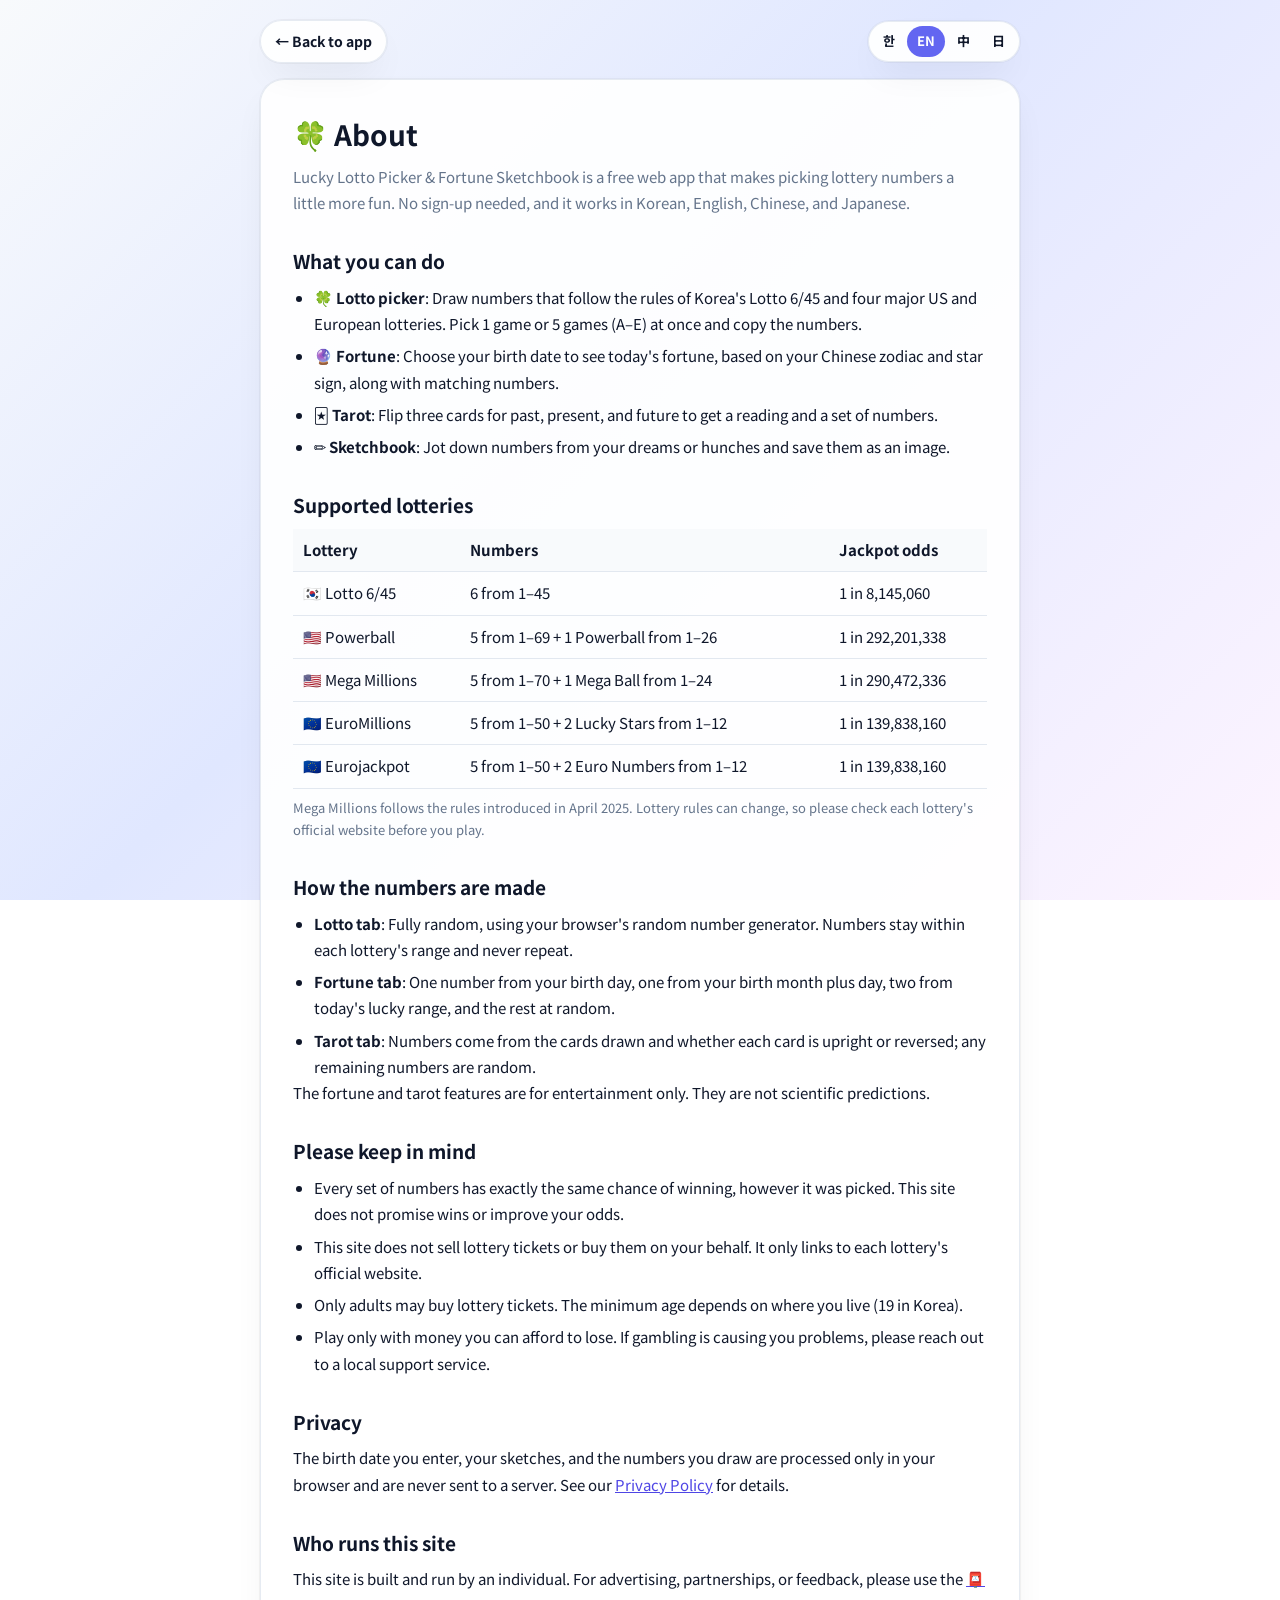
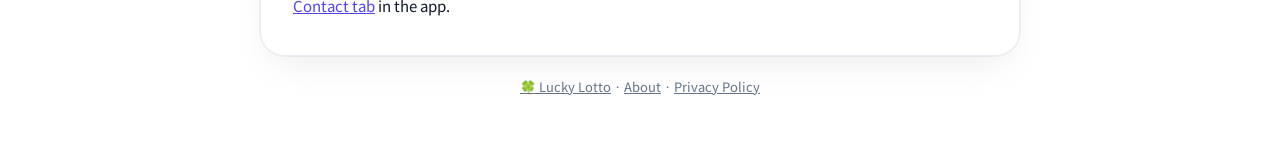
<file: about.html>
<!DOCTYPE html>
<html lang="ko" data-lang="ko">
<head>
  <meta charset="UTF-8">
  <meta name="viewport" content="width=device-width, initial-scale=1.0">
  <title>사이트 소개 | 행운의 로또 번호 추첨기</title>
  <meta name="description" content="행운의 로또 번호 추첨기 소개: 한국 로또 6/45와 미국·유럽 복권 번호 추첨, 운세와 타로로 만드는 번호, 번호를 만드는 방법과 건전한 복권 이용 안내.">
  <link rel="canonical" href="https://codespaces-blank-d5v.pages.dev/about">
  <!-- 설치형 웹앱(PWA): 홈 화면 아이콘과 앱 정보 -->
  <link rel="manifest" href="/manifest.webmanifest">
  <meta name="theme-color" content="#6366f1">
  <link rel="icon" href="/icons/icon.svg" type="image/svg+xml">
  <link rel="icon" href="/icons/icon-192.png" type="image/png" sizes="192x192">
  <link rel="apple-touch-icon" href="/icons/apple-touch-icon.png">
  <meta name="apple-mobile-web-app-title" content="행운 로또">
  <link rel="preconnect" href="https://fonts.googleapis.com">
  <link rel="preconnect" href="https://fonts.gstatic.com" crossorigin>
  <link href="https://fonts.googleapis.com/css2?family=Noto+Sans+KR:wght@400;700&display=swap" rel="stylesheet">
  <link rel="stylesheet" href="page.css">
</head>
<body>

  <div class="page-top">
    <a class="back-link" href="./">
      <span class="lang-inline" lang="ko">← 앱으로</span><span class="lang-inline" lang="en">← Back to app</span><span class="lang-inline" lang="zh">← 返回应用</span><span class="lang-inline" lang="ja">← アプリへ</span>
    </a>
    <div class="lang-switch" role="group" aria-label="Language">
      <button class="lang-btn" data-lang="ko" lang="ko" aria-label="한국어">한</button>
      <button class="lang-btn" data-lang="en" lang="en" aria-label="English">EN</button>
      <button class="lang-btn" data-lang="zh" lang="zh" aria-label="中文">中</button>
      <button class="lang-btn" data-lang="ja" lang="ja" aria-label="日本語">日</button>
    </div>
  </div>

  <main class="doc">

    <!-- 한국어 -->
    <article class="lang-block" lang="ko" data-title="사이트 소개 | 행운의 로또 번호 추첨기">
      <h1>🍀 사이트 소개</h1>
      <p class="lead">행운의 로또 번호 추첨기 &amp; 포춘 스케치북은 로또 번호를 고르는 시간을 조금 더 즐겁게 만들기 위한 무료 웹앱입니다. 회원가입 없이 바로 쓸 수 있고, 한국어·영어·중국어·일본어를 지원합니다.</p>

      <h2>이런 기능이 있어요</h2>
      <ul>
        <li><strong>🍀 로또 번호 추첨</strong>: 한국 로또 6/45와 미국·유럽의 대표 복권 4종의 규칙에 맞춰 번호를 뽑습니다. 1게임 또는 5게임(A~E)을 한 번에 뽑고, 번호를 복사할 수 있습니다.</li>
        <li><strong>🔮 운세</strong>: 생년월일을 고르면 띠와 별자리를 바탕으로 한 오늘의 운세와 연계 번호를 보여 줍니다.</li>
        <li><strong>🃏 타로</strong>: 과거·현재·미래 카드 3장을 뒤집어 카드 해석과 번호를 만듭니다.</li>
        <li><strong>✏️ 스케치북</strong>: 꿈에 나온 숫자나 떠오른 번호를 자유롭게 적고 그림 파일로 저장할 수 있습니다.</li>
      </ul>

      <h2>지원하는 복권과 규칙</h2>
      <div class="table-wrap">
        <table>
          <thead><tr><th>복권</th><th>뽑는 번호</th><th>1등 확률</th></tr></thead>
          <tbody>
            <tr><td>🇰🇷 로또 6/45</td><td>1~45 중 6개</td><td>8,145,060분의 1</td></tr>
            <tr><td>🇺🇸 파워볼</td><td>1~69 중 5개 + 파워볼 1~26 중 1개</td><td>292,201,338분의 1</td></tr>
            <tr><td>🇺🇸 메가밀리언</td><td>1~70 중 5개 + 메가볼 1~24 중 1개</td><td>290,472,336분의 1</td></tr>
            <tr><td>🇪🇺 유로밀리언</td><td>1~50 중 5개 + 럭키스타 1~12 중 2개</td><td>139,838,160분의 1</td></tr>
            <tr><td>🇪🇺 유로잭팟</td><td>1~50 중 5개 + 유로 넘버 1~12 중 2개</td><td>139,838,160분의 1</td></tr>
          </tbody>
        </table>
      </div>
      <p class="note">메가밀리언은 2025년 4월에 바뀐 규칙을 따릅니다. 복권 규칙은 바뀔 수 있으니, 사기 전에 각 복권의 공식 홈페이지에서 확인해 주세요.</p>

      <h2>번호는 이렇게 만들어져요</h2>
      <ul>
        <li><strong>로또 탭</strong>: 브라우저의 난수로 완전히 무작위로 뽑습니다. 각 복권의 번호 범위 안에서, 겹치지 않게 뽑습니다.</li>
        <li><strong>운세 탭</strong>: 생일의 날짜에서 1개, 월과 일을 더한 값에서 1개, 오늘 운세의 행운 구간에서 2개를 고르고, 나머지는 무작위로 채웁니다.</li>
        <li><strong>타로 탭</strong>: 뽑힌 카드의 번호와 카드 방향(정방향·역방향)으로 번호를 만들고, 모자라는 번호는 무작위로 채웁니다.</li>
      </ul>
      <p>운세와 타로는 재미로 즐기는 콘텐츠이며, 과학적 근거가 있는 예측이 아닙니다.</p>

      <h2>꼭 알아 두세요</h2>
      <ul>
        <li>어떤 방법으로 고른 번호든 당첨 확률은 똑같습니다. 이 사이트는 당첨을 약속하거나 당첨 확률을 높여 주지 않습니다.</li>
        <li>이 사이트는 복권을 팔거나 구매를 대신해 주지 않습니다. 각 복권의 공식 홈페이지 링크만 안내합니다.</li>
        <li>한국에서 복권은 만 19세 이상만 살 수 있습니다.</li>
        <li>복권은 여윳돈으로, 즐길 수 있는 만큼만 사세요. 도박 문제로 고민된다면 한국도박문제예방치유원 상담전화 ☎ 1336에서 도움을 받을 수 있습니다.</li>
      </ul>

      <h2>개인정보</h2>
      <p>운세에 입력한 생년월일, 스케치북 그림, 뽑은 번호는 서버로 보내지 않고 사용 중인 브라우저 안에서만 처리합니다. 자세한 내용은 <a href="privacy.html">개인정보처리방침</a>을 확인해 주세요.</p>

      <h2>운영과 문의</h2>
      <p>개인이 만들고 운영하는 사이트입니다. 광고·제휴 문의나 의견은 앱의 <a href="./#contact">📮 제휴 탭</a>에서 보내 주세요.</p>
    </article>

    <!-- English -->
    <article class="lang-block" lang="en" data-title="About | Lucky Lotto Picker">
      <h1>🍀 About</h1>
      <p class="lead">Lucky Lotto Picker &amp; Fortune Sketchbook is a free web app that makes picking lottery numbers a little more fun. No sign-up needed, and it works in Korean, English, Chinese, and Japanese.</p>

      <h2>What you can do</h2>
      <ul>
        <li><strong>🍀 Lotto picker</strong>: Draw numbers that follow the rules of Korea's Lotto 6/45 and four major US and European lotteries. Pick 1 game or 5 games (A–E) at once and copy the numbers.</li>
        <li><strong>🔮 Fortune</strong>: Choose your birth date to see today's fortune, based on your Chinese zodiac and star sign, along with matching numbers.</li>
        <li><strong>🃏 Tarot</strong>: Flip three cards for past, present, and future to get a reading and a set of numbers.</li>
        <li><strong>✏️ Sketchbook</strong>: Jot down numbers from your dreams or hunches and save them as an image.</li>
      </ul>

      <h2>Supported lotteries</h2>
      <div class="table-wrap">
        <table>
          <thead><tr><th>Lottery</th><th>Numbers</th><th>Jackpot odds</th></tr></thead>
          <tbody>
            <tr><td>🇰🇷 Lotto 6/45</td><td>6 from 1–45</td><td>1 in 8,145,060</td></tr>
            <tr><td>🇺🇸 Powerball</td><td>5 from 1–69 + 1 Powerball from 1–26</td><td>1 in 292,201,338</td></tr>
            <tr><td>🇺🇸 Mega Millions</td><td>5 from 1–70 + 1 Mega Ball from 1–24</td><td>1 in 290,472,336</td></tr>
            <tr><td>🇪🇺 EuroMillions</td><td>5 from 1–50 + 2 Lucky Stars from 1–12</td><td>1 in 139,838,160</td></tr>
            <tr><td>🇪🇺 Eurojackpot</td><td>5 from 1–50 + 2 Euro Numbers from 1–12</td><td>1 in 139,838,160</td></tr>
          </tbody>
        </table>
      </div>
      <p class="note">Mega Millions follows the rules introduced in April 2025. Lottery rules can change, so please check each lottery's official website before you play.</p>

      <h2>How the numbers are made</h2>
      <ul>
        <li><strong>Lotto tab</strong>: Fully random, using your browser's random number generator. Numbers stay within each lottery's range and never repeat.</li>
        <li><strong>Fortune tab</strong>: One number from your birth day, one from your birth month plus day, two from today's lucky range, and the rest at random.</li>
        <li><strong>Tarot tab</strong>: Numbers come from the cards drawn and whether each card is upright or reversed; any remaining numbers are random.</li>
      </ul>
      <p>The fortune and tarot features are for entertainment only. They are not scientific predictions.</p>

      <h2>Please keep in mind</h2>
      <ul>
        <li>Every set of numbers has exactly the same chance of winning, however it was picked. This site does not promise wins or improve your odds.</li>
        <li>This site does not sell lottery tickets or buy them on your behalf. It only links to each lottery's official website.</li>
        <li>Only adults may buy lottery tickets. The minimum age depends on where you live (19 in Korea).</li>
        <li>Play only with money you can afford to lose. If gambling is causing you problems, please reach out to a local support service.</li>
      </ul>

      <h2>Privacy</h2>
      <p>The birth date you enter, your sketches, and the numbers you draw are processed only in your browser and are never sent to a server. See our <a href="privacy.html">Privacy Policy</a> for details.</p>

      <h2>Who runs this site</h2>
      <p>This site is built and run by an individual. For advertising, partnerships, or feedback, please use the <a href="./#contact">📮 Contact tab</a> in the app.</p>
    </article>

    <!-- 中文 -->
    <article class="lang-block" lang="zh" data-title="网站介绍 | 幸运乐透选号器">
      <h1>🍀 网站介绍</h1>
      <p class="lead">幸运乐透选号器 &amp; 幸运画板是一款免费网页应用，让挑选彩票号码变得更有趣。无需注册即可使用，支持韩语、英语、中文和日语。</p>

      <h2>主要功能</h2>
      <ul>
        <li><strong>🍀 乐透选号</strong>：按照韩国乐透 6/45 以及美国、欧洲四种主要彩票的规则生成号码。可一次生成 1 注或 5 注（A～E），并可复制号码。</li>
        <li><strong>🔮 运势</strong>：选择出生日期后，根据生肖和星座显示今日运势及对应号码。</li>
        <li><strong>🃏 塔罗</strong>：翻开代表过去、现在、未来的三张牌，获得牌义解读和一组号码。</li>
        <li><strong>✏️ 画板</strong>：自由记下梦中出现的数字或灵感号码，并可保存为图片。</li>
      </ul>

      <h2>支持的彩票及规则</h2>
      <div class="table-wrap">
        <table>
          <thead><tr><th>彩票</th><th>选号方式</th><th>头奖概率</th></tr></thead>
          <tbody>
            <tr><td>🇰🇷 乐透 6/45</td><td>从 1～45 中选 6 个</td><td>8,145,060 分之 1</td></tr>
            <tr><td>🇺🇸 强力球</td><td>从 1～69 中选 5 个 + 强力球 1～26 中选 1 个</td><td>292,201,338 分之 1</td></tr>
            <tr><td>🇺🇸 超级百万</td><td>从 1～70 中选 5 个 + 超级球 1～24 中选 1 个</td><td>290,472,336 分之 1</td></tr>
            <tr><td>🇪🇺 欧洲百万</td><td>从 1～50 中选 5 个 + 幸运星 1～12 中选 2 个</td><td>139,838,160 分之 1</td></tr>
            <tr><td>🇪🇺 欧洲大奖</td><td>从 1～50 中选 5 个 + 欧元号码 1～12 中选 2 个</td><td>139,838,160 分之 1</td></tr>
          </tbody>
        </table>
      </div>
      <p class="note">超级百万采用 2025 年 4 月起的新规则。彩票规则可能变更，购买前请到各彩票官方网站确认。</p>

      <h2>号码是怎样生成的</h2>
      <ul>
        <li><strong>乐透页</strong>：使用浏览器的随机数完全随机生成，号码在各彩票的范围内且不重复。</li>
        <li><strong>运势页</strong>：从出生日取 1 个、从出生月与日之和取 1 个、从今日幸运区间取 2 个，其余随机补足。</li>
        <li><strong>塔罗页</strong>：根据抽到的牌号和正位、逆位生成号码，不足部分随机补足。</li>
      </ul>
      <p>运势和塔罗仅供娱乐，并非有科学依据的预测。</p>

      <h2>请务必了解</h2>
      <ul>
        <li>无论用什么方法选出的号码，中奖概率都完全相同。本网站不承诺中奖，也不会提高中奖概率。</li>
        <li>本网站不销售彩票，也不代购彩票，只提供各彩票官方网站的链接。</li>
        <li>只有成年人才能购买彩票，具体年龄限制以所在地区的规定为准（韩国为 19 岁）。</li>
        <li>请理性购彩，量力而行。如果因赌博而困扰，请向当地的专业机构寻求帮助。</li>
      </ul>

      <h2>个人信息</h2>
      <p>您输入的出生日期、画板内容和生成的号码只在您的浏览器中处理，不会发送到服务器。详情请参阅<a href="privacy.html">隐私政策</a>。</p>

      <h2>运营与联系</h2>
      <p>本网站由个人制作和运营。如有广告、合作咨询或意见，请通过应用中的<a href="./#contact">📮 合作页</a>联系我们。</p>
    </article>

    <!-- 日本語 -->
    <article class="lang-block" lang="ja" data-title="サイト紹介 | ラッキーロト番号ジェネレーター">
      <h1>🍀 サイト紹介</h1>
      <p class="lead">ラッキーロト番号ジェネレーター &amp; 占いスケッチブックは、宝くじの番号選びを少し楽しくするための無料ウェブアプリです。会員登録なしですぐに使え、韓国語・英語・中国語・日本語に対応しています。</p>

      <h2>主な機能</h2>
      <ul>
        <li><strong>🍀 ロト番号抽選</strong>：韓国ロト 6/45 と、アメリカ・ヨーロッパの代表的な宝くじ 4 種類のルールに合わせて番号を選びます。1 ゲームまたは 5 ゲーム（A～E）をまとめて選び、番号をコピーできます。</li>
        <li><strong>🔮 運勢</strong>：生年月日を選ぶと、干支と星座をもとにした今日の運勢と番号を表示します。</li>
        <li><strong>🃏 タロット</strong>：過去・現在・未来の 3 枚のカードをめくり、カードの解釈と番号を作ります。</li>
        <li><strong>✏️ スケッチ</strong>：夢に出てきた数字や思いついた番号を自由に書き、画像として保存できます。</li>
      </ul>

      <h2>対応している宝くじとルール</h2>
      <div class="table-wrap">
        <table>
          <thead><tr><th>宝くじ</th><th>選ぶ番号</th><th>1等の確率</th></tr></thead>
          <tbody>
            <tr><td>🇰🇷 ロト 6/45</td><td>1～45 から 6 個</td><td>8,145,060 分の 1</td></tr>
            <tr><td>🇺🇸 パワーボール</td><td>1～69 から 5 個 + パワーボール 1～26 から 1 個</td><td>292,201,338 分の 1</td></tr>
            <tr><td>🇺🇸 メガミリオンズ</td><td>1～70 から 5 個 + メガボール 1～24 から 1 個</td><td>290,472,336 分の 1</td></tr>
            <tr><td>🇪🇺 ユーロミリオンズ</td><td>1～50 から 5 個 + ラッキースター 1～12 から 2 個</td><td>139,838,160 分の 1</td></tr>
            <tr><td>🇪🇺 ユーロジャックポット</td><td>1～50 から 5 個 + ユーロナンバー 1～12 から 2 個</td><td>139,838,160 分の 1</td></tr>
          </tbody>
        </table>
      </div>
      <p class="note">メガミリオンズは 2025 年 4 月に変更されたルールに従っています。ルールは変わることがあるので、購入前に各宝くじの公式サイトでご確認ください。</p>

      <h2>番号の作り方</h2>
      <ul>
        <li><strong>ロトタブ</strong>：ブラウザの乱数を使い、完全にランダムに選びます。各宝くじの範囲内で、重複しないように選びます。</li>
        <li><strong>運勢タブ</strong>：誕生日の日から 1 個、月と日を足した数から 1 個、今日の幸運の範囲から 2 個を選び、残りはランダムで補います。</li>
        <li><strong>タロットタブ</strong>：引いたカードの番号と正位置・逆位置から番号を作り、足りない分はランダムで補います。</li>
      </ul>
      <p>運勢とタロットは娯楽のためのコンテンツであり、科学的根拠のある予測ではありません。</p>

      <h2>ご注意ください</h2>
      <ul>
        <li>どんな方法で選んだ番号でも、当選確率はまったく同じです。このサイトは当選を約束したり、当選確率を上げたりするものではありません。</li>
        <li>このサイトは宝くじの販売や購入代行を行いません。各宝くじの公式サイトへのリンクのみご案内しています。</li>
        <li>宝くじを購入できるのは成人のみです。年齢制限はお住まいの地域の規定に従ってください（韓国は 19 歳以上）。</li>
        <li>宝くじは無理のない範囲で楽しみましょう。ギャンブルの問題でお悩みの場合は、お住まいの地域の相談窓口にご相談ください。</li>
      </ul>

      <h2>個人情報</h2>
      <p>運勢で入力した生年月日、スケッチ、選んだ番号はサーバーに送信されず、お使いのブラウザ内だけで処理されます。詳しくは<a href="privacy.html">プライバシーポリシー</a>をご覧ください。</p>

      <h2>運営とお問い合わせ</h2>
      <p>個人が制作・運営しているサイトです。広告・提携のお問い合わせやご意見は、アプリの<a href="./#contact">📮 提携タブ</a>からお送りください。</p>
    </article>

  </main>

  <footer class="page-footer">
    <a href="./">🍀 Lucky Lotto</a> · <a href="about.html"><span class="lang-inline" lang="ko">사이트 소개</span><span class="lang-inline" lang="en">About</span><span class="lang-inline" lang="zh">网站介绍</span><span class="lang-inline" lang="ja">サイト紹介</span></a> · <a href="privacy.html"><span class="lang-inline" lang="ko">개인정보처리방침</span><span class="lang-inline" lang="en">Privacy Policy</span><span class="lang-inline" lang="zh">隐私政策</span><span class="lang-inline" lang="ja">プライバシーポリシー</span></a>
  </footer>

  <script src="page.js"></script>
</body>
</html>
</file>
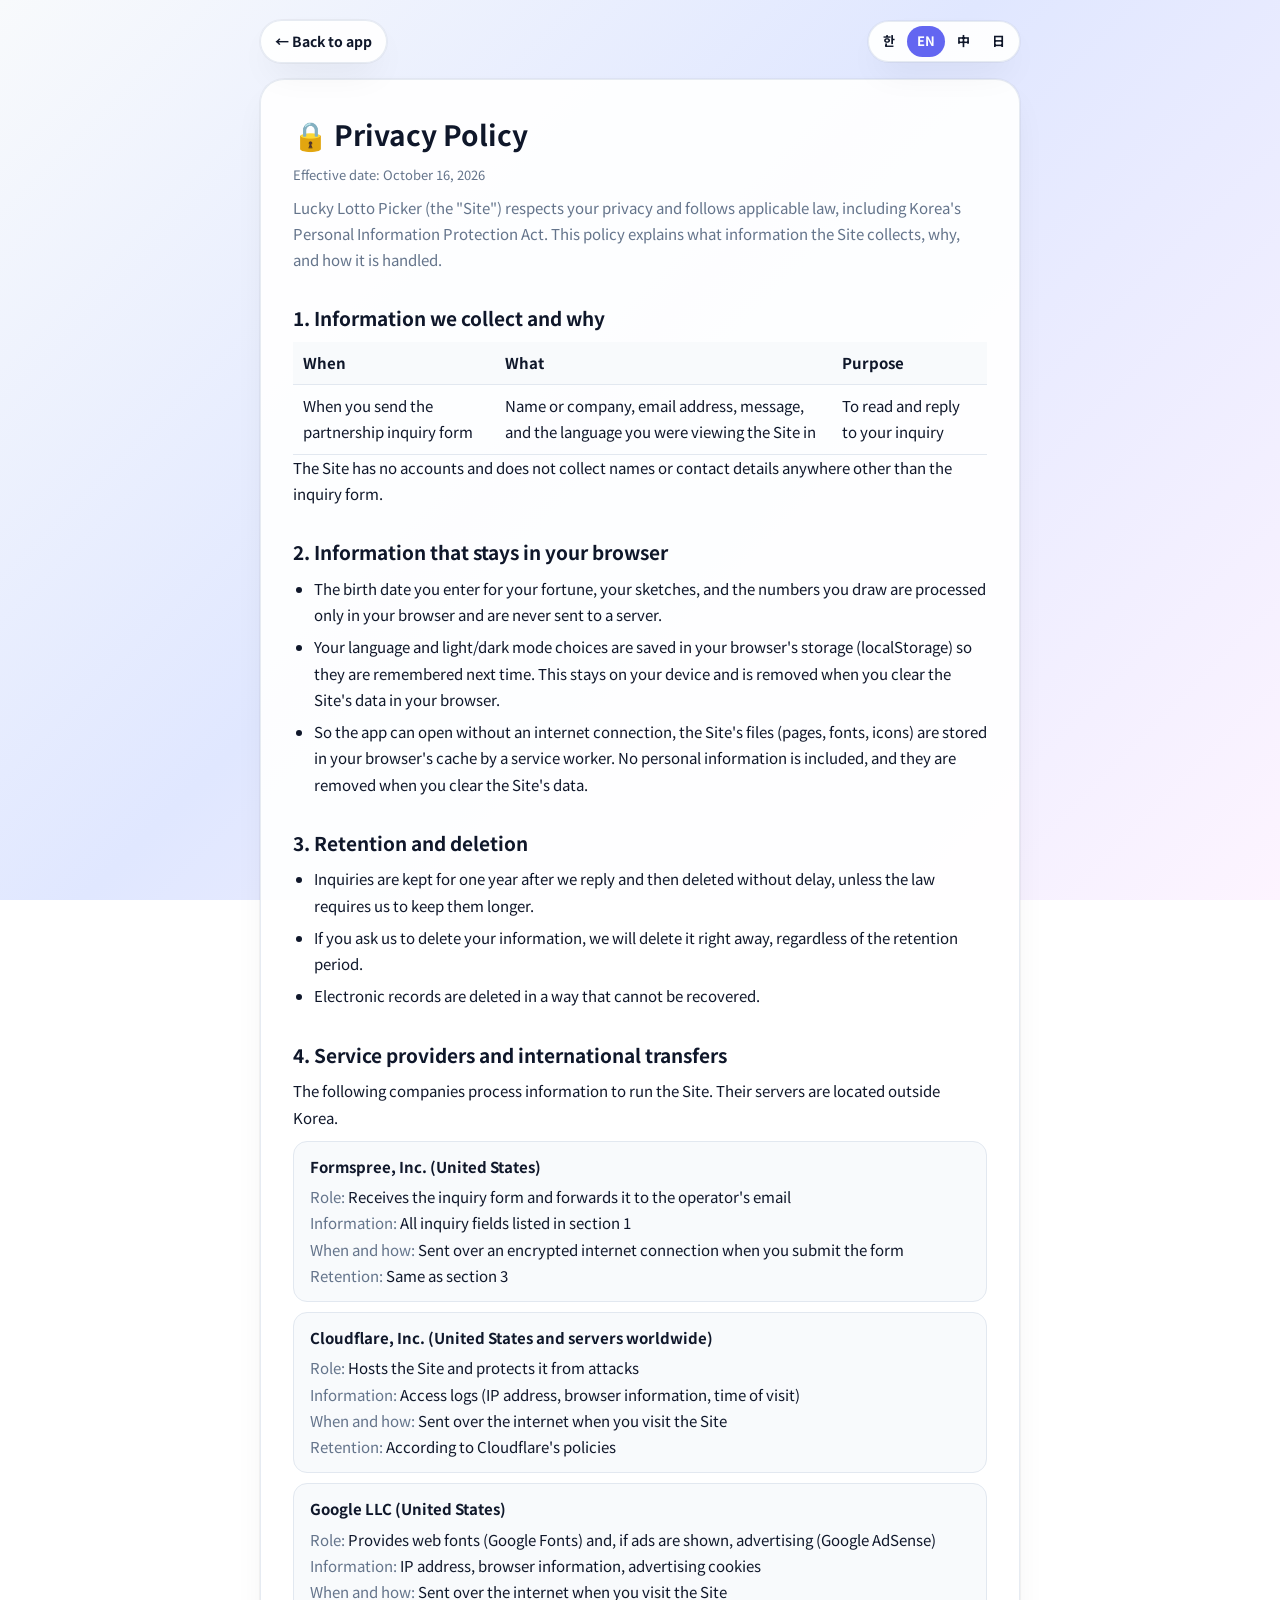
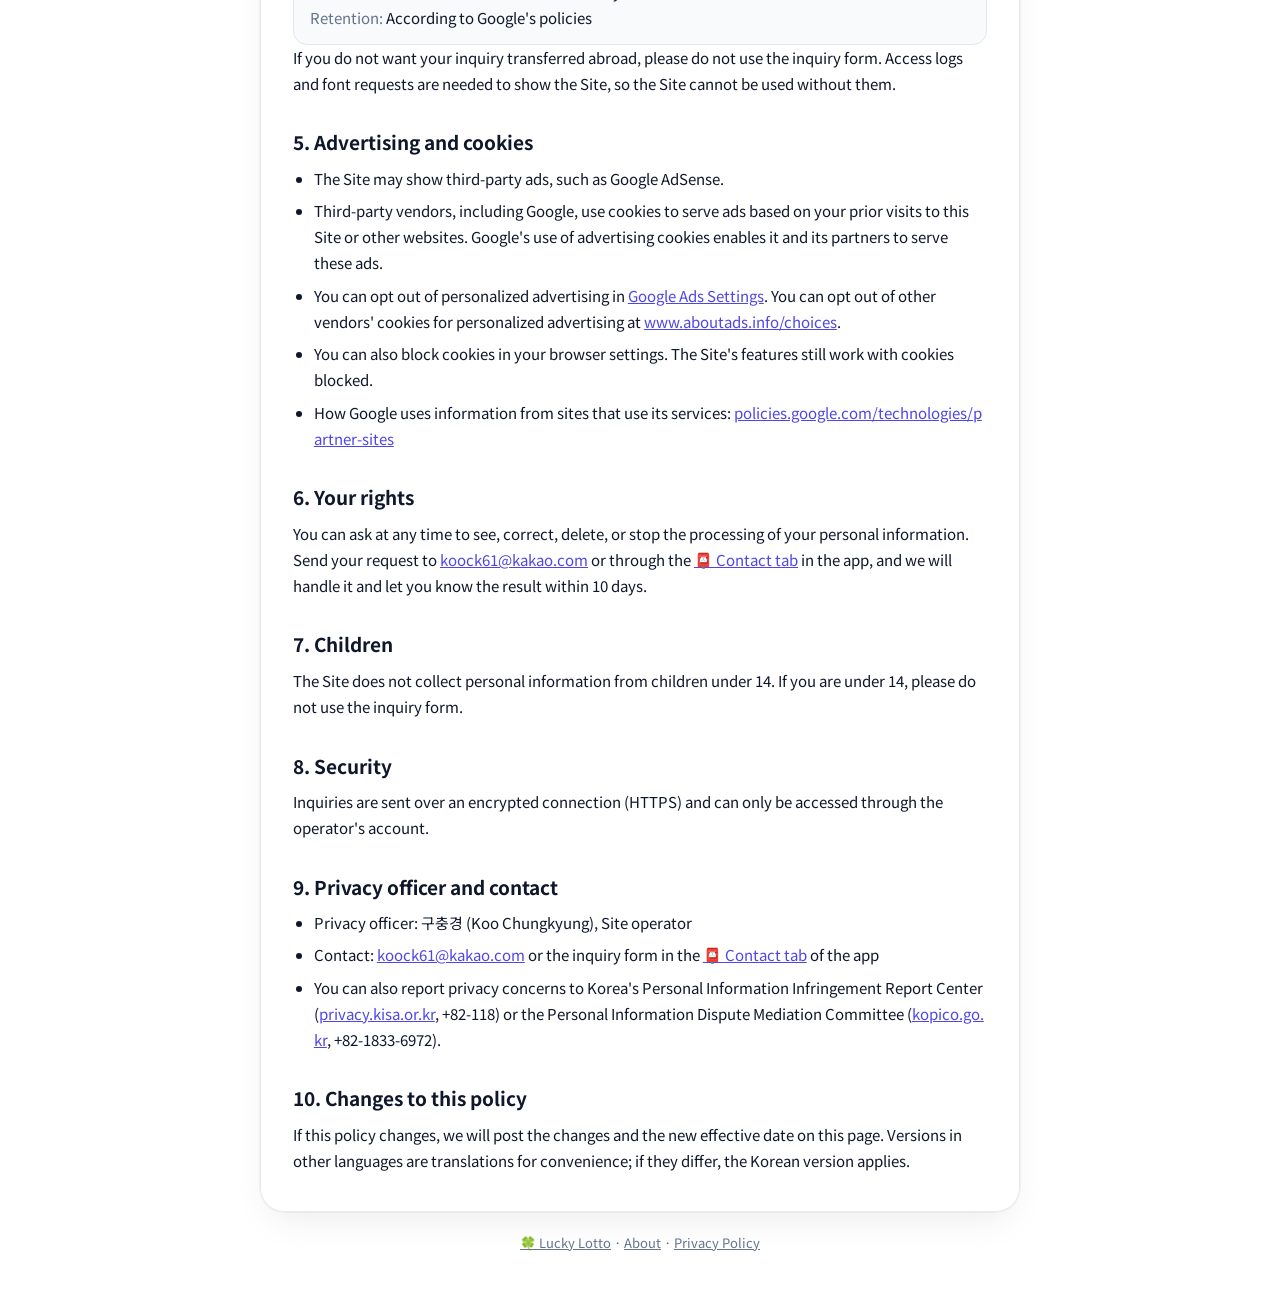
<file: privacy.html>
<!DOCTYPE html>
<html lang="ko" data-lang="ko">
<head>
  <meta charset="UTF-8">
  <meta name="viewport" content="width=device-width, initial-scale=1.0">
  <title>개인정보처리방침 | 행운의 로또 번호 추첨기</title>
  <meta name="description" content="행운의 로또 번호 추첨기 개인정보처리방침: 수집하는 정보, 이용 목적, 보유 기간, 처리 위탁과 국외 이전, 광고 쿠키, 이용자의 권리.">
  <link rel="canonical" href="https://codespaces-blank-d5v.pages.dev/privacy">
  <!-- 설치형 웹앱(PWA): 홈 화면 아이콘과 앱 정보 -->
  <link rel="manifest" href="/manifest.webmanifest">
  <meta name="theme-color" content="#6366f1">
  <link rel="icon" href="/icons/icon.svg" type="image/svg+xml">
  <link rel="icon" href="/icons/icon-192.png" type="image/png" sizes="192x192">
  <link rel="apple-touch-icon" href="/icons/apple-touch-icon.png">
  <meta name="apple-mobile-web-app-title" content="행운 로또">
  <link rel="preconnect" href="https://fonts.googleapis.com">
  <link rel="preconnect" href="https://fonts.gstatic.com" crossorigin>
  <link href="https://fonts.googleapis.com/css2?family=Noto+Sans+KR:wght@400;700&display=swap" rel="stylesheet">
  <link rel="stylesheet" href="page.css">
</head>
<body>

  <div class="page-top">
    <a class="back-link" href="./">
      <span class="lang-inline" lang="ko">← 앱으로</span><span class="lang-inline" lang="en">← Back to app</span><span class="lang-inline" lang="zh">← 返回应用</span><span class="lang-inline" lang="ja">← アプリへ</span>
    </a>
    <div class="lang-switch" role="group" aria-label="Language">
      <button class="lang-btn" data-lang="ko" lang="ko" aria-label="한국어">한</button>
      <button class="lang-btn" data-lang="en" lang="en" aria-label="English">EN</button>
      <button class="lang-btn" data-lang="zh" lang="zh" aria-label="中文">中</button>
      <button class="lang-btn" data-lang="ja" lang="ja" aria-label="日本語">日</button>
    </div>
  </div>

  <main class="doc">

    <!-- 한국어 -->
    <article class="lang-block" lang="ko" data-title="개인정보처리방침 | 행운의 로또 번호 추첨기">
      <h1>🔒 개인정보처리방침</h1>
      <p class="meta">시행일: 2026년 10월 16일</p>
      <p class="lead">행운의 로또 번호 추첨기(이하 "사이트")는 이용자의 개인정보를 소중히 다루며 「개인정보 보호법」 등 관련 법령을 지킵니다. 이 방침은 사이트가 어떤 정보를 왜 받고, 어떻게 다루는지 설명합니다.</p>

      <h2>1. 수집하는 개인정보와 이용 목적</h2>
      <div class="table-wrap">
        <table>
          <thead><tr><th>수집 시점</th><th>항목</th><th>이용 목적</th></tr></thead>
          <tbody>
            <tr><td>제휴 문의 폼을 보낼 때</td><td>이름 또는 회사명, 이메일 주소, 문의 내용, 사용 중인 화면 언어</td><td>문의 확인과 답변</td></tr>
          </tbody>
        </table>
      </div>
      <p>사이트에는 회원가입이 없으며, 문의 폼 외에는 이름이나 연락처를 받지 않습니다.</p>

      <h2>2. 브라우저 안에서만 처리되는 정보</h2>
      <ul>
        <li>운세에 입력한 생년월일, 스케치북 그림, 뽑은 번호는 이용자의 브라우저에서만 처리되며 서버로 보내지 않습니다.</li>
        <li>선택한 언어와 화면 모드(라이트·다크)는 다음 방문 때 그대로 보이도록 브라우저 저장소(localStorage)에 저장됩니다. 이 정보는 이용자 기기에만 남고, 브라우저에서 사이트 데이터를 지우면 삭제됩니다.</li>
        <li>인터넷 연결 없이도 앱이 열리도록, 사이트 파일(화면·글꼴·아이콘)을 브라우저 캐시(서비스 워커)에 저장해 둡니다. 개인정보는 들어 있지 않으며, 사이트 데이터를 지우면 함께 삭제됩니다.</li>
      </ul>

      <h2>3. 보유 기간과 파기</h2>
      <ul>
        <li>문의 내용은 답변을 마친 날부터 1년 동안 보관한 뒤 지체 없이 삭제합니다. 법령에 따라 보관해야 하는 경우에는 그 기간을 따릅니다.</li>
        <li>이용자가 삭제를 요청하면 보관 기간과 관계없이 바로 삭제합니다.</li>
        <li>전자 파일 형태의 정보는 복구할 수 없는 방법으로 삭제합니다.</li>
      </ul>

      <h2>4. 처리 위탁과 국외 이전</h2>
      <p>사이트 운영을 위해 아래 업체가 개인정보를 처리하며, 이 업체들의 서버는 국외에 있습니다.</p>
      <dl>
        <dt>Formspree, Inc. (미국)</dt>
        <dd><span>하는 일:</span> 문의 폼 접수와 운영자 이메일로 전달<br><span>이전 항목:</span> 1번의 문의 항목 전체<br><span>이전 시기·방법:</span> 문의를 보낼 때 인터넷(암호화 통신)으로 전송<br><span>보유 기간:</span> 3번과 같음</dd>
      </dl>
      <dl>
        <dt>Cloudflare, Inc. (미국 등 전 세계 서버)</dt>
        <dd><span>하는 일:</span> 사이트 호스팅과 보안<br><span>이전 항목:</span> 접속 기록(IP 주소, 브라우저 정보, 접속 시간)<br><span>이전 시기·방법:</span> 사이트에 접속할 때 인터넷으로 전송<br><span>보유 기간:</span> Cloudflare의 정책에 따름</dd>
      </dl>
      <dl>
        <dt>Google LLC (미국)</dt>
        <dd><span>하는 일:</span> 글꼴 제공(Google Fonts), 광고를 게재하는 경우 광고 제공(Google AdSense)<br><span>이전 항목:</span> IP 주소, 브라우저 정보, 광고 쿠키<br><span>이전 시기·방법:</span> 사이트에 접속할 때 인터넷으로 전송<br><span>보유 기간:</span> Google의 정책에 따름</dd>
      </dl>
      <p>문의 정보의 국외 이전을 원하지 않으면 문의 폼을 사용하지 않으시면 됩니다. 접속 기록과 글꼴 요청은 사이트를 보여 주는 데 꼭 필요하므로, 이를 거부하면 사이트를 이용하기 어렵습니다.</p>

      <h2>5. 광고와 쿠키</h2>
      <ul>
        <li>사이트는 Google AdSense 등 제3자 광고를 게재할 수 있습니다.</li>
        <li>Google을 비롯한 제3자 광고 업체는 쿠키를 사용해, 이용자가 이 사이트나 다른 웹사이트를 방문한 기록을 바탕으로 광고를 보여 줄 수 있습니다. Google은 광고 쿠키를 사용해 Google과 파트너가 이런 맞춤 광고를 제공하도록 합니다.</li>
        <li>맞춤 광고를 원하지 않으면 <a href="https://adssettings.google.com" target="_blank" rel="noopener noreferrer">Google 광고 설정</a>에서 끌 수 있습니다. 다른 광고 업체의 맞춤 광고 쿠키는 <a href="https://www.aboutads.info/choices/" target="_blank" rel="noopener noreferrer">www.aboutads.info/choices</a>에서 거부할 수 있습니다.</li>
        <li>브라우저 설정에서 쿠키를 차단할 수도 있습니다. 쿠키를 차단해도 사이트의 기능은 그대로 쓸 수 있습니다.</li>
        <li>Google이 파트너 사이트에서 정보를 사용하는 방식: <a href="https://policies.google.com/technologies/partner-sites" target="_blank" rel="noopener noreferrer">policies.google.com/technologies/partner-sites</a></li>
      </ul>

      <h2>6. 이용자의 권리</h2>
      <p>이용자는 언제든지 자신의 개인정보 열람, 정정, 삭제, 처리 정지를 요청할 수 있습니다. <a href="mailto:koock61@kakao.com">koock61@kakao.com</a>이나 앱의 <a href="./#contact">📮 제휴 탭</a> 문의 폼으로 요청하시면 10일 안에 처리하고 결과를 알려 드립니다.</p>

      <h2>7. 아동의 개인정보</h2>
      <p>사이트는 만 14세 미만 아동의 개인정보를 받지 않습니다. 만 14세 미만이라면 문의 폼을 사용하지 말아 주세요.</p>

      <h2>8. 안전 조치</h2>
      <p>문의 정보는 암호화 통신(HTTPS)으로 전송하며, 운영자 계정으로만 볼 수 있도록 관리합니다.</p>

      <h2>9. 개인정보 보호책임자와 문의</h2>
      <ul>
        <li>개인정보 보호책임자: 구충경 (사이트 운영자)</li>
        <li>연락처: <a href="mailto:koock61@kakao.com">koock61@kakao.com</a> 또는 앱의 <a href="./#contact">📮 제휴 탭</a> 문의 폼</li>
        <li>개인정보 침해에 관한 신고나 상담은 아래 기관에서도 받을 수 있습니다.<br>개인정보침해신고센터 (<a href="https://privacy.kisa.or.kr" target="_blank" rel="noopener noreferrer">privacy.kisa.or.kr</a>, ☎ 118)<br>개인정보분쟁조정위원회 (<a href="https://www.kopico.go.kr" target="_blank" rel="noopener noreferrer">kopico.go.kr</a>, ☎ 1833-6972)</li>
      </ul>

      <h2>10. 방침의 변경</h2>
      <p>이 방침이 바뀌면 이 페이지에 바뀐 내용과 시행일을 알립니다. 다른 언어 버전은 이해를 돕기 위한 번역이며, 내용이 다르면 한국어 버전을 따릅니다.</p>
    </article>

    <!-- English -->
    <article class="lang-block" lang="en" data-title="Privacy Policy | Lucky Lotto Picker">
      <h1>🔒 Privacy Policy</h1>
      <p class="meta">Effective date: October 16, 2026</p>
      <p class="lead">Lucky Lotto Picker (the "Site") respects your privacy and follows applicable law, including Korea's Personal Information Protection Act. This policy explains what information the Site collects, why, and how it is handled.</p>

      <h2>1. Information we collect and why</h2>
      <div class="table-wrap">
        <table>
          <thead><tr><th>When</th><th>What</th><th>Purpose</th></tr></thead>
          <tbody>
            <tr><td>When you send the partnership inquiry form</td><td>Name or company, email address, message, and the language you were viewing the Site in</td><td>To read and reply to your inquiry</td></tr>
          </tbody>
        </table>
      </div>
      <p>The Site has no accounts and does not collect names or contact details anywhere other than the inquiry form.</p>

      <h2>2. Information that stays in your browser</h2>
      <ul>
        <li>The birth date you enter for your fortune, your sketches, and the numbers you draw are processed only in your browser and are never sent to a server.</li>
        <li>Your language and light/dark mode choices are saved in your browser's storage (localStorage) so they are remembered next time. This stays on your device and is removed when you clear the Site's data in your browser.</li>
        <li>So the app can open without an internet connection, the Site's files (pages, fonts, icons) are stored in your browser's cache by a service worker. No personal information is included, and they are removed when you clear the Site's data.</li>
      </ul>

      <h2>3. Retention and deletion</h2>
      <ul>
        <li>Inquiries are kept for one year after we reply and then deleted without delay, unless the law requires us to keep them longer.</li>
        <li>If you ask us to delete your information, we will delete it right away, regardless of the retention period.</li>
        <li>Electronic records are deleted in a way that cannot be recovered.</li>
      </ul>

      <h2>4. Service providers and international transfers</h2>
      <p>The following companies process information to run the Site. Their servers are located outside Korea.</p>
      <dl>
        <dt>Formspree, Inc. (United States)</dt>
        <dd><span>Role:</span> Receives the inquiry form and forwards it to the operator's email<br><span>Information:</span> All inquiry fields listed in section 1<br><span>When and how:</span> Sent over an encrypted internet connection when you submit the form<br><span>Retention:</span> Same as section 3</dd>
      </dl>
      <dl>
        <dt>Cloudflare, Inc. (United States and servers worldwide)</dt>
        <dd><span>Role:</span> Hosts the Site and protects it from attacks<br><span>Information:</span> Access logs (IP address, browser information, time of visit)<br><span>When and how:</span> Sent over the internet when you visit the Site<br><span>Retention:</span> According to Cloudflare's policies</dd>
      </dl>
      <dl>
        <dt>Google LLC (United States)</dt>
        <dd><span>Role:</span> Provides web fonts (Google Fonts) and, if ads are shown, advertising (Google AdSense)<br><span>Information:</span> IP address, browser information, advertising cookies<br><span>When and how:</span> Sent over the internet when you visit the Site<br><span>Retention:</span> According to Google's policies</dd>
      </dl>
      <p>If you do not want your inquiry transferred abroad, please do not use the inquiry form. Access logs and font requests are needed to show the Site, so the Site cannot be used without them.</p>

      <h2>5. Advertising and cookies</h2>
      <ul>
        <li>The Site may show third-party ads, such as Google AdSense.</li>
        <li>Third-party vendors, including Google, use cookies to serve ads based on your prior visits to this Site or other websites. Google's use of advertising cookies enables it and its partners to serve these ads.</li>
        <li>You can opt out of personalized advertising in <a href="https://adssettings.google.com" target="_blank" rel="noopener noreferrer">Google Ads Settings</a>. You can opt out of other vendors' cookies for personalized advertising at <a href="https://www.aboutads.info/choices/" target="_blank" rel="noopener noreferrer">www.aboutads.info/choices</a>.</li>
        <li>You can also block cookies in your browser settings. The Site's features still work with cookies blocked.</li>
        <li>How Google uses information from sites that use its services: <a href="https://policies.google.com/technologies/partner-sites" target="_blank" rel="noopener noreferrer">policies.google.com/technologies/partner-sites</a></li>
      </ul>

      <h2>6. Your rights</h2>
      <p>You can ask at any time to see, correct, delete, or stop the processing of your personal information. Send your request to <a href="mailto:koock61@kakao.com">koock61@kakao.com</a> or through the <a href="./#contact">📮 Contact tab</a> in the app, and we will handle it and let you know the result within 10 days.</p>

      <h2>7. Children</h2>
      <p>The Site does not collect personal information from children under 14. If you are under 14, please do not use the inquiry form.</p>

      <h2>8. Security</h2>
      <p>Inquiries are sent over an encrypted connection (HTTPS) and can only be accessed through the operator's account.</p>

      <h2>9. Privacy officer and contact</h2>
      <ul>
        <li>Privacy officer: 구충경 (Koo Chungkyung), Site operator</li>
        <li>Contact: <a href="mailto:koock61@kakao.com">koock61@kakao.com</a> or the inquiry form in the <a href="./#contact">📮 Contact tab</a> of the app</li>
        <li>You can also report privacy concerns to Korea's Personal Information Infringement Report Center (<a href="https://privacy.kisa.or.kr" target="_blank" rel="noopener noreferrer">privacy.kisa.or.kr</a>, +82-118) or the Personal Information Dispute Mediation Committee (<a href="https://www.kopico.go.kr" target="_blank" rel="noopener noreferrer">kopico.go.kr</a>, +82-1833-6972).</li>
      </ul>

      <h2>10. Changes to this policy</h2>
      <p>If this policy changes, we will post the changes and the new effective date on this page. Versions in other languages are translations for convenience; if they differ, the Korean version applies.</p>
    </article>

    <!-- 中文 -->
    <article class="lang-block" lang="zh" data-title="隐私政策 | 幸运乐透选号器">
      <h1>🔒 隐私政策</h1>
      <p class="meta">生效日期：2026 年 10 月 16 日</p>
      <p class="lead">幸运乐透选号器（以下简称"本网站"）重视您的个人信息，并遵守韩国《个人信息保护法》等相关法律。本政策说明本网站收集哪些信息、为何收集以及如何处理。</p>

      <h2>1. 收集的个人信息及用途</h2>
      <div class="table-wrap">
        <table>
          <thead><tr><th>收集时机</th><th>项目</th><th>用途</th></tr></thead>
          <tbody>
            <tr><td>提交合作咨询表单时</td><td>姓名或公司名称、邮箱地址、咨询内容、当前使用的界面语言</td><td>确认并回复咨询</td></tr>
          </tbody>
        </table>
      </div>
      <p>本网站没有会员注册，除咨询表单外不收集姓名或联系方式。</p>

      <h2>2. 仅在浏览器中处理的信息</h2>
      <ul>
        <li>您在运势中输入的出生日期、画板内容和生成的号码只在您的浏览器中处理，不会发送到服务器。</li>
        <li>您选择的语言和显示模式（浅色/深色）保存在浏览器存储（localStorage）中，以便下次访问时沿用。这些信息只保存在您的设备上，清除浏览器中的网站数据后即被删除。</li>
        <li>为了在没有网络时也能打开应用，网站文件（页面、字体、图标）会通过服务工作线程（Service Worker）保存在浏览器缓存中。其中不含个人信息，清除网站数据时会一并删除。</li>
      </ul>

      <h2>3. 保存期限与销毁</h2>
      <ul>
        <li>咨询内容自回复之日起保存 1 年，之后立即删除。法律另有规定的，按规定期限保存。</li>
        <li>如您要求删除，无论保存期限如何，我们都会立即删除。</li>
        <li>电子文件形式的信息将以无法恢复的方式删除。</li>
      </ul>

      <h2>4. 委托处理与跨境传输</h2>
      <p>为运营本网站，以下公司会处理个人信息，其服务器位于韩国境外。</p>
      <dl>
        <dt>Formspree, Inc.（美国）</dt>
        <dd><span>工作内容：</span>接收咨询表单并转发至运营者邮箱<br><span>传输项目：</span>第 1 条所列全部咨询项目<br><span>传输时间与方式：</span>提交咨询时通过加密网络传输<br><span>保存期限：</span>同第 3 条</dd>
      </dl>
      <dl>
        <dt>Cloudflare, Inc.（美国及全球服务器）</dt>
        <dd><span>工作内容：</span>网站托管与安全防护<br><span>传输项目：</span>访问记录（IP 地址、浏览器信息、访问时间）<br><span>传输时间与方式：</span>访问网站时通过网络传输<br><span>保存期限：</span>依照 Cloudflare 的政策</dd>
      </dl>
      <dl>
        <dt>Google LLC（美国）</dt>
        <dd><span>工作内容：</span>提供字体（Google Fonts）；如投放广告，则提供广告（Google AdSense）<br><span>传输项目：</span>IP 地址、浏览器信息、广告 Cookie<br><span>传输时间与方式：</span>访问网站时通过网络传输<br><span>保存期限：</span>依照 Google 的政策</dd>
      </dl>
      <p>如不希望咨询信息被传输至境外，请不要使用咨询表单。访问记录和字体请求是显示网站所必需的，拒绝则无法正常使用本网站。</p>

      <h2>5. 广告与 Cookie</h2>
      <ul>
        <li>本网站可能投放 Google AdSense 等第三方广告。</li>
        <li>包括 Google 在内的第三方广告商会使用 Cookie，根据您访问本网站或其他网站的记录向您展示广告。Google 通过广告 Cookie 使其及其合作伙伴能够投放此类广告。</li>
        <li>如不希望看到个性化广告，可在 <a href="https://adssettings.google.com" target="_blank" rel="noopener noreferrer">Google 广告设置</a>中关闭。其他广告商的个性化广告 Cookie 可在 <a href="https://www.aboutads.info/choices/" target="_blank" rel="noopener noreferrer">www.aboutads.info/choices</a> 拒绝。</li>
        <li>您也可以在浏览器设置中阻止 Cookie。阻止 Cookie 后仍可正常使用本网站的功能。</li>
        <li>Google 如何使用合作网站中的信息：<a href="https://policies.google.com/technologies/partner-sites" target="_blank" rel="noopener noreferrer">policies.google.com/technologies/partner-sites</a></li>
      </ul>

      <h2>6. 用户的权利</h2>
      <p>您可以随时要求查阅、更正、删除或停止处理您的个人信息。请发送邮件至 <a href="mailto:koock61@kakao.com">koock61@kakao.com</a>，或通过应用中的<a href="./#contact">📮 合作页</a>咨询表单提出，我们将在 10 天内处理并告知结果。</p>

      <h2>7. 儿童的个人信息</h2>
      <p>本网站不收集未满 14 岁儿童的个人信息。如您未满 14 岁，请不要使用咨询表单。</p>

      <h2>8. 安全措施</h2>
      <p>咨询信息通过加密连接（HTTPS）传输，仅可通过运营者账户查看。</p>

      <h2>9. 个人信息保护负责人与联系方式</h2>
      <ul>
        <li>个人信息保护负责人：구충경（Koo Chungkyung，网站运营者）</li>
        <li>联系方式：<a href="mailto:koock61@kakao.com">koock61@kakao.com</a> 或应用中<a href="./#contact">📮 合作页</a>的咨询表单</li>
        <li>您也可以向韩国个人信息侵害举报中心（<a href="https://privacy.kisa.or.kr" target="_blank" rel="noopener noreferrer">privacy.kisa.or.kr</a>，+82-118）或个人信息纠纷调解委员会（<a href="https://www.kopico.go.kr" target="_blank" rel="noopener noreferrer">kopico.go.kr</a>，+82-1833-6972）举报或咨询。</li>
      </ul>

      <h2>10. 政策变更</h2>
      <p>本政策如有变更，将在本页面公布变更内容及生效日期。其他语言版本为方便理解的译文，如内容不一致，以韩语版本为准。</p>
    </article>

    <!-- 日本語 -->
    <article class="lang-block" lang="ja" data-title="プライバシーポリシー | ラッキーロト番号ジェネレーター">
      <h1>🔒 プライバシーポリシー</h1>
      <p class="meta">施行日：2026 年 10 月 16 日</p>
      <p class="lead">ラッキーロト番号ジェネレーター（以下「本サイト」）は、利用者の個人情報を大切に扱い、韓国の「個人情報保護法」などの関連法令を守ります。本ポリシーでは、本サイトがどのような情報を、なぜ受け取り、どのように扱うかを説明します。</p>

      <h2>1. 収集する個人情報と利用目的</h2>
      <div class="table-wrap">
        <table>
          <thead><tr><th>収集のタイミング</th><th>項目</th><th>利用目的</th></tr></thead>
          <tbody>
            <tr><td>提携のお問い合わせフォームを送信したとき</td><td>お名前または会社名、メールアドレス、お問い合わせ内容、表示中の言語</td><td>お問い合わせの確認と返信</td></tr>
          </tbody>
        </table>
      </div>
      <p>本サイトには会員登録がなく、お問い合わせフォーム以外で氏名や連絡先を受け取ることはありません。</p>

      <h2>2. ブラウザ内だけで処理される情報</h2>
      <ul>
        <li>運勢で入力した生年月日、スケッチ、選んだ番号は利用者のブラウザ内だけで処理され、サーバーには送信されません。</li>
        <li>選んだ言語と表示モード（ライト・ダーク）は、次回も同じ設定で表示されるようにブラウザのストレージ（localStorage）に保存されます。この情報は利用者の端末にのみ残り、ブラウザでサイトデータを消去すると削除されます。</li>
        <li>インターネットに接続していなくてもアプリが開けるよう、サイトのファイル（画面・フォント・アイコン）をサービスワーカーでブラウザのキャッシュに保存します。個人情報は含まれず、サイトデータを消去すると一緒に削除されます。</li>
      </ul>

      <h2>3. 保存期間と廃棄</h2>
      <ul>
        <li>お問い合わせ内容は返信した日から 1 年間保管し、その後速やかに削除します。法令で保管が必要な場合はその期間に従います。</li>
        <li>利用者から削除の依頼があれば、保存期間にかかわらずすぐに削除します。</li>
        <li>電子ファイルの情報は復元できない方法で削除します。</li>
      </ul>

      <h2>4. 処理の委託と国外移転</h2>
      <p>本サイトの運営のため、以下の事業者が個人情報を処理します。これらの事業者のサーバーは韓国国外にあります。</p>
      <dl>
        <dt>Formspree, Inc.（アメリカ）</dt>
        <dd><span>業務内容：</span>お問い合わせフォームの受付と運営者のメールへの転送<br><span>移転する項目：</span>第 1 条のお問い合わせ項目すべて<br><span>移転の時期・方法：</span>お問い合わせ送信時に暗号化通信で送信<br><span>保存期間：</span>第 3 条と同じ</dd>
      </dl>
      <dl>
        <dt>Cloudflare, Inc.（アメリカなど世界各地のサーバー）</dt>
        <dd><span>業務内容：</span>サイトのホスティングとセキュリティ<br><span>移転する項目：</span>アクセス記録（IP アドレス、ブラウザ情報、アクセス日時）<br><span>移転の時期・方法：</span>サイトにアクセスしたときにインターネットで送信<br><span>保存期間：</span>Cloudflare のポリシーに従う</dd>
      </dl>
      <dl>
        <dt>Google LLC（アメリカ）</dt>
        <dd><span>業務内容：</span>フォントの提供（Google Fonts）、広告を掲載する場合は広告の配信（Google AdSense）<br><span>移転する項目：</span>IP アドレス、ブラウザ情報、広告 Cookie<br><span>移転の時期・方法：</span>サイトにアクセスしたときにインターネットで送信<br><span>保存期間：</span>Google のポリシーに従う</dd>
      </dl>
      <p>お問い合わせ情報の国外移転を望まない場合は、お問い合わせフォームを使用しないでください。アクセス記録とフォントの読み込みはサイトの表示に必要なため、拒否するとサイトをご利用いただけません。</p>

      <h2>5. 広告と Cookie</h2>
      <ul>
        <li>本サイトは Google AdSense などの第三者広告を掲載することがあります。</li>
        <li>Google などの第三者配信事業者は Cookie を使用して、利用者が本サイトや他のウェブサイトを訪れた履歴に基づいて広告を配信することがあります。Google は広告 Cookie を使用することで、Google やそのパートナーがこうした広告を配信できるようにしています。</li>
        <li>パーソナライズ広告を望まない場合は、<a href="https://adssettings.google.com" target="_blank" rel="noopener noreferrer">Google 広告設定</a>で無効にできます。他の事業者によるパーソナライズ広告の Cookie は <a href="https://www.aboutads.info/choices/" target="_blank" rel="noopener noreferrer">www.aboutads.info/choices</a> で無効にできます。</li>
        <li>ブラウザの設定で Cookie をブロックすることもできます。Cookie をブロックしても本サイトの機能はそのまま使えます。</li>
        <li>Google がパートナーサイトの情報を使用する方法：<a href="https://policies.google.com/technologies/partner-sites" target="_blank" rel="noopener noreferrer">policies.google.com/technologies/partner-sites</a></li>
      </ul>

      <h2>6. 利用者の権利</h2>
      <p>利用者はいつでも、ご自身の個人情報の閲覧、訂正、削除、処理の停止を求めることができます。<a href="mailto:koock61@kakao.com">koock61@kakao.com</a> またはアプリの<a href="./#contact">📮 提携タブ</a>のフォームからご依頼いただければ、10 日以内に対応して結果をお知らせします。</p>

      <h2>7. 子どもの個人情報</h2>
      <p>本サイトは 14 歳未満の子どもの個人情報を受け取りません。14 歳未満の方はお問い合わせフォームを使用しないでください。</p>

      <h2>8. 安全管理措置</h2>
      <p>お問い合わせ情報は暗号化通信（HTTPS）で送信され、運営者のアカウントでのみ閲覧できるよう管理しています。</p>

      <h2>9. 個人情報保護責任者とお問い合わせ</h2>
      <ul>
        <li>個人情報保護責任者：구충경（Koo Chungkyung、サイト運営者）</li>
        <li>連絡先：<a href="mailto:koock61@kakao.com">koock61@kakao.com</a> またはアプリの<a href="./#contact">📮 提携タブ</a>のお問い合わせフォーム</li>
        <li>個人情報の侵害に関する申告や相談は、韓国の個人情報侵害申告センター（<a href="https://privacy.kisa.or.kr" target="_blank" rel="noopener noreferrer">privacy.kisa.or.kr</a>、+82-118）や個人情報紛争調停委員会（<a href="https://www.kopico.go.kr" target="_blank" rel="noopener noreferrer">kopico.go.kr</a>、+82-1833-6972）でも受け付けています。</li>
      </ul>

      <h2>10. ポリシーの変更</h2>
      <p>本ポリシーが変更された場合は、このページで変更内容と施行日をお知らせします。他の言語版は理解を助けるための翻訳であり、内容に違いがある場合は韓国語版が優先されます。</p>
    </article>

  </main>

  <footer class="page-footer">
    <a href="./">🍀 Lucky Lotto</a> · <a href="about.html"><span class="lang-inline" lang="ko">사이트 소개</span><span class="lang-inline" lang="en">About</span><span class="lang-inline" lang="zh">网站介绍</span><span class="lang-inline" lang="ja">サイト紹介</span></a> · <a href="privacy.html"><span class="lang-inline" lang="ko">개인정보처리방침</span><span class="lang-inline" lang="en">Privacy Policy</span><span class="lang-inline" lang="zh">隐私政策</span><span class="lang-inline" lang="ja">プライバシーポリシー</span></a>
  </footer>

  <script src="page.js"></script>
</body>
</html>
</file>
<file: page.css>
/* about.html · privacy.html 공용 스타일 (앱 index.html과 같은 색상) */
:root {
  --bg-gradient: linear-gradient(135deg, #f8fafc 0%, #e0e7ff 45%, #fdf4ff 100%);
  --card-bg: rgba(255, 255, 255, 0.92);
  --card-border: rgba(226, 232, 240, 0.85);
  --card-shadow: 0 16px 36px -10px rgba(0, 0, 0, 0.08), 0 0 0 1px rgba(0, 0, 0, 0.04);
  --text-main: #0f172a;
  --text-muted: #64748b;
  --sub-bg: #f8fafc;
  --sub-border: #e2e8f0;
  --primary: #6366f1;
  --link: #4f46e5;
}
body.dark {
  --bg-gradient: linear-gradient(135deg, #090d16 0%, #111827 50%, #1e1333 100%);
  --card-bg: rgba(30, 41, 59, 0.88);
  --card-border: rgba(255, 255, 255, 0.08);
  --card-shadow: 0 20px 45px -12px rgba(0, 0, 0, 0.65), 0 0 0 1px rgba(255, 255, 255, 0.06);
  --text-main: #f1f5f9;
  --text-muted: #94a3b8;
  --sub-bg: #0f172a;
  --sub-border: #334155;
  --link: #a5b4fc;
}

* {
  box-sizing: border-box;
  margin: 0;
  padding: 0;
}
body {
  min-height: 100vh;
  background: var(--bg-gradient);
  background-attachment: fixed;
  color: var(--text-main);
  font-family: 'Noto Sans KR', -apple-system, BlinkMacSystemFont, system-ui, Roboto, sans-serif;
  -webkit-font-smoothing: antialiased;
  line-height: 1.75;
  padding: 20px 16px 48px;
}

.page-top {
  max-width: 760px;
  margin: 0 auto 16px;
  display: flex;
  align-items: center;
  justify-content: space-between;
  gap: 12px;
}
.back-link {
  color: var(--text-main);
  font-weight: 700;
  font-size: 14px;
  text-decoration: none;
  padding: 8px 14px;
  background: var(--card-bg);
  border: 1px solid var(--card-border);
  border-radius: 9999px;
  box-shadow: var(--card-shadow);
  white-space: nowrap;
}
.lang-switch {
  display: flex;
  gap: 2px;
  padding: 4px;
  background: var(--card-bg);
  border: 1px solid var(--card-border);
  border-radius: 9999px;
  box-shadow: var(--card-shadow);
}
.lang-btn {
  border: none;
  background: transparent;
  color: var(--text-main);
  font: inherit;
  font-size: 13px;
  font-weight: 700;
  padding: 4px 10px;
  border-radius: 9999px;
  cursor: pointer;
}
.lang-btn.active {
  background: var(--primary);
  color: #fff;
}

.doc {
  max-width: 760px;
  margin: 0 auto;
  background: var(--card-bg);
  border: 1px solid var(--card-border);
  border-radius: 24px;
  box-shadow: var(--card-shadow);
  padding: 36px 32px;
}
.doc h1 {
  font-size: 28px;
  line-height: 1.3;
  margin-bottom: 12px;
}
.doc h2 {
  font-size: 19px;
  line-height: 1.4;
  margin: 32px 0 10px;
}
.doc h3 {
  font-size: 16px;
  margin: 18px 0 6px;
}
.doc p,
.doc li,
.doc dd,
.doc td,
.doc th {
  font-size: 15px;
}
.doc p + p {
  margin-top: 8px;
}
.doc ul {
  padding-left: 1.3em;
}
.doc li + li {
  margin-top: 6px;
}
.doc a {
  color: var(--link);
  word-break: break-all;
}
.doc .lead {
  color: var(--text-muted);
}
.doc .meta {
  font-size: 13px;
  color: var(--text-muted);
}
.doc .note {
  font-size: 13px;
  color: var(--text-muted);
  margin-top: 8px;
}

.table-wrap {
  overflow-x: auto;
  margin-top: 8px;
}
.doc table {
  width: 100%;
  border-collapse: collapse;
}
.doc th,
.doc td {
  text-align: left;
  padding: 8px 10px;
  border-bottom: 1px solid var(--sub-border);
  vertical-align: top;
}
.doc th {
  background: var(--sub-bg);
  font-weight: 700;
  white-space: nowrap;
}

.doc dl {
  background: var(--sub-bg);
  border: 1px solid var(--sub-border);
  border-radius: 14px;
  padding: 12px 16px;
  margin-top: 10px;
}
.doc dt {
  font-weight: 700;
  font-size: 15px;
  margin-bottom: 4px;
}
.doc dd {
  color: var(--text-main);
}
.doc dd span {
  color: var(--text-muted);
}

.page-footer {
  max-width: 760px;
  margin: 20px auto 0;
  text-align: center;
  font-size: 13px;
  color: var(--text-muted);
}
.page-footer a {
  color: var(--text-muted);
}

/* 언어별 내용: html의 data-lang과 같은 lang만 보인다 */
.lang-block,
.lang-inline {
  display: none;
}
html[data-lang="ko"] .lang-block[lang="ko"],
html[data-lang="en"] .lang-block[lang="en"],
html[data-lang="zh"] .lang-block[lang="zh"],
html[data-lang="ja"] .lang-block[lang="ja"] {
  display: block;
}
html[data-lang="ko"] .lang-inline[lang="ko"],
html[data-lang="en"] .lang-inline[lang="en"],
html[data-lang="zh"] .lang-inline[lang="zh"],
html[data-lang="ja"] .lang-inline[lang="ja"] {
  display: inline;
}

@media (max-width: 540px) {
  body {
    padding: 12px 12px 36px;
  }
  .doc {
    padding: 26px 18px;
    border-radius: 20px;
  }
  .doc h1 {
    font-size: 24px;
  }
  .doc h2 {
    font-size: 17px;
    margin-top: 26px;
  }
  .doc th,
  .doc td {
    padding: 7px 8px;
    font-size: 14px;
  }
}
</file>
